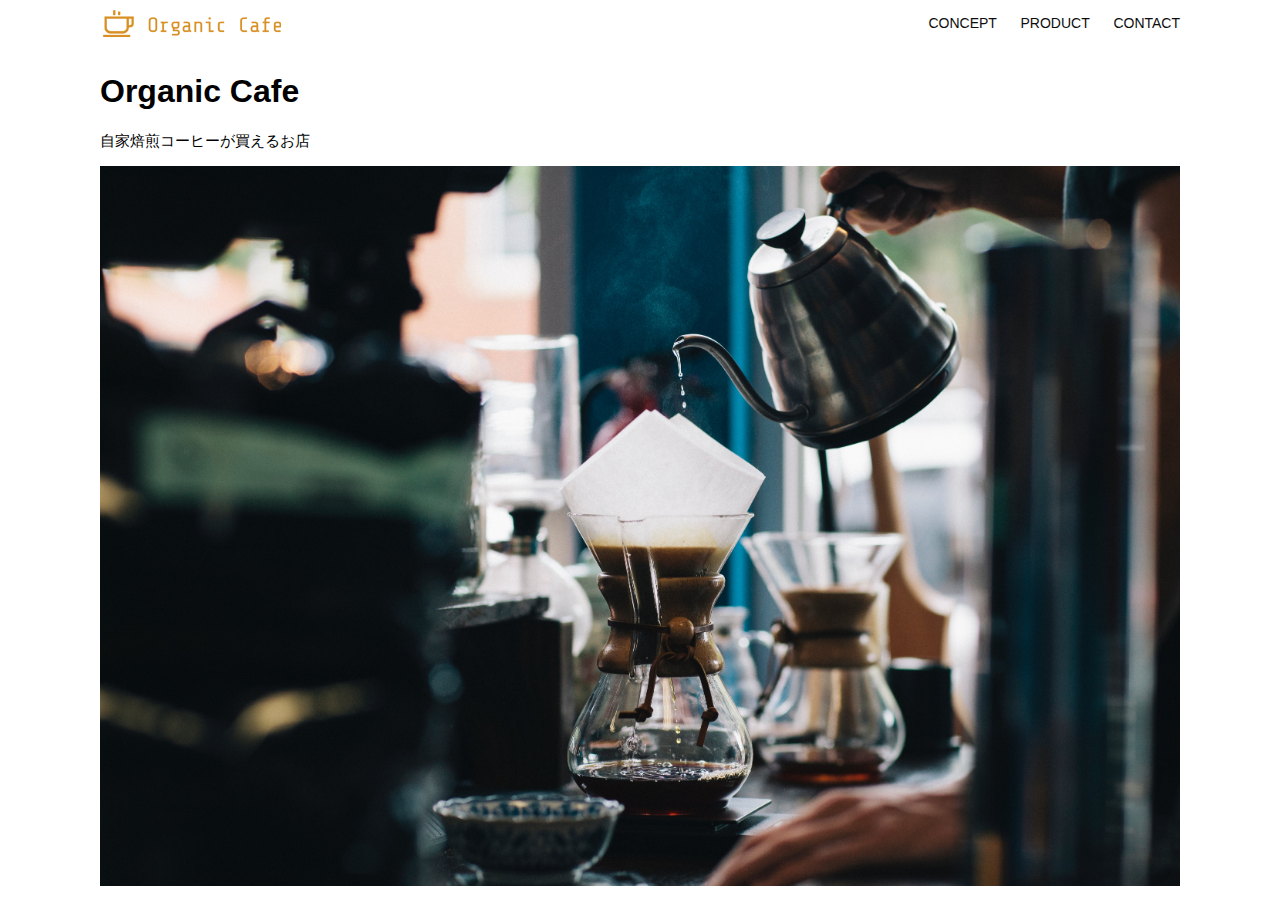
<file: html-css-kadai_013/index.html>
<!DOCTYPE html>
<html>
  <head>
    <title>Organic Cafe</title>
    <meta charset="UTF-8" />
    <meta
      name="description"
      content="自家焙煎のコーヒーがお家で楽しめるOrganic Cafe"
    />
    <meta name="viewport" content="width=device-width, initial-scale=1.0" />
    <link rel="stylesheet" href="style.css" />
  </head>
  <body>
    <!-- ヘッダー -->
    <header>
      <!-- ロゴ -->
      <a href="index.html" id="logo"
        ><img src="images/logo.png" alt="トップページに戻る"
      /></a>

      <!-- PC用ナビゲーション -->
      <nav id="nav-pc">
        <a href="index.html#concept">CONCEPT</a>
        <a href="index.html#product">PRODUCT</a>
        <a href="index.html#contact">CONTACT</a>
      </nav>
      <!-- スマホ用ナビゲーション -->
      <img id="menu-sp" src="images/button-menu.png" alt="ナビゲーションを開く" onclick="document.getElementById('nav-sp').style.display = 'block'">
      <nav id="nav-sp">
        <img id="close" src="images/button-close.png" alt="ナビゲーションを閉じる" onclick="document.getElementById('nav-sp').style.display = 'none'">
        <a id="logo-sp" href="index.html" onclick="document.getElementById('nav-sp').style.display = 'none'"><img 
          src="images/logo-sp.png" alt="トップページに戻る"></a>
        <a class="menu" href="index.html#concept" onclick="document.getElementById('nav-sp').style.display = 'none'">CONCEPT</a>
        <a class="menu" href="index.html#product" onclick="document.getElementById('nav-sp').style.display = 'none'">PRODUCT</a>
        <a class="menu" href="index.html#contact" onclick="document.getElementById('nav-sp').style.display = 'none'">CONTACT</a>
      </nav>
    </header>
    <main>
      <article>
        <!-- メインビジュアル -->
        <section id="main-visual">
          <div id="main-message">
            <h1>Organic Cafe</h1>
            <p>自家焙煎コーヒーが買えるお店</p>
          </div>
          <img
            src="images/main-image.jpg"
            alt="コーヒーをハンドドリップで淹れる画像"
          />
        </section>
      </article>
    </main>
  </body>
</html>
</file>
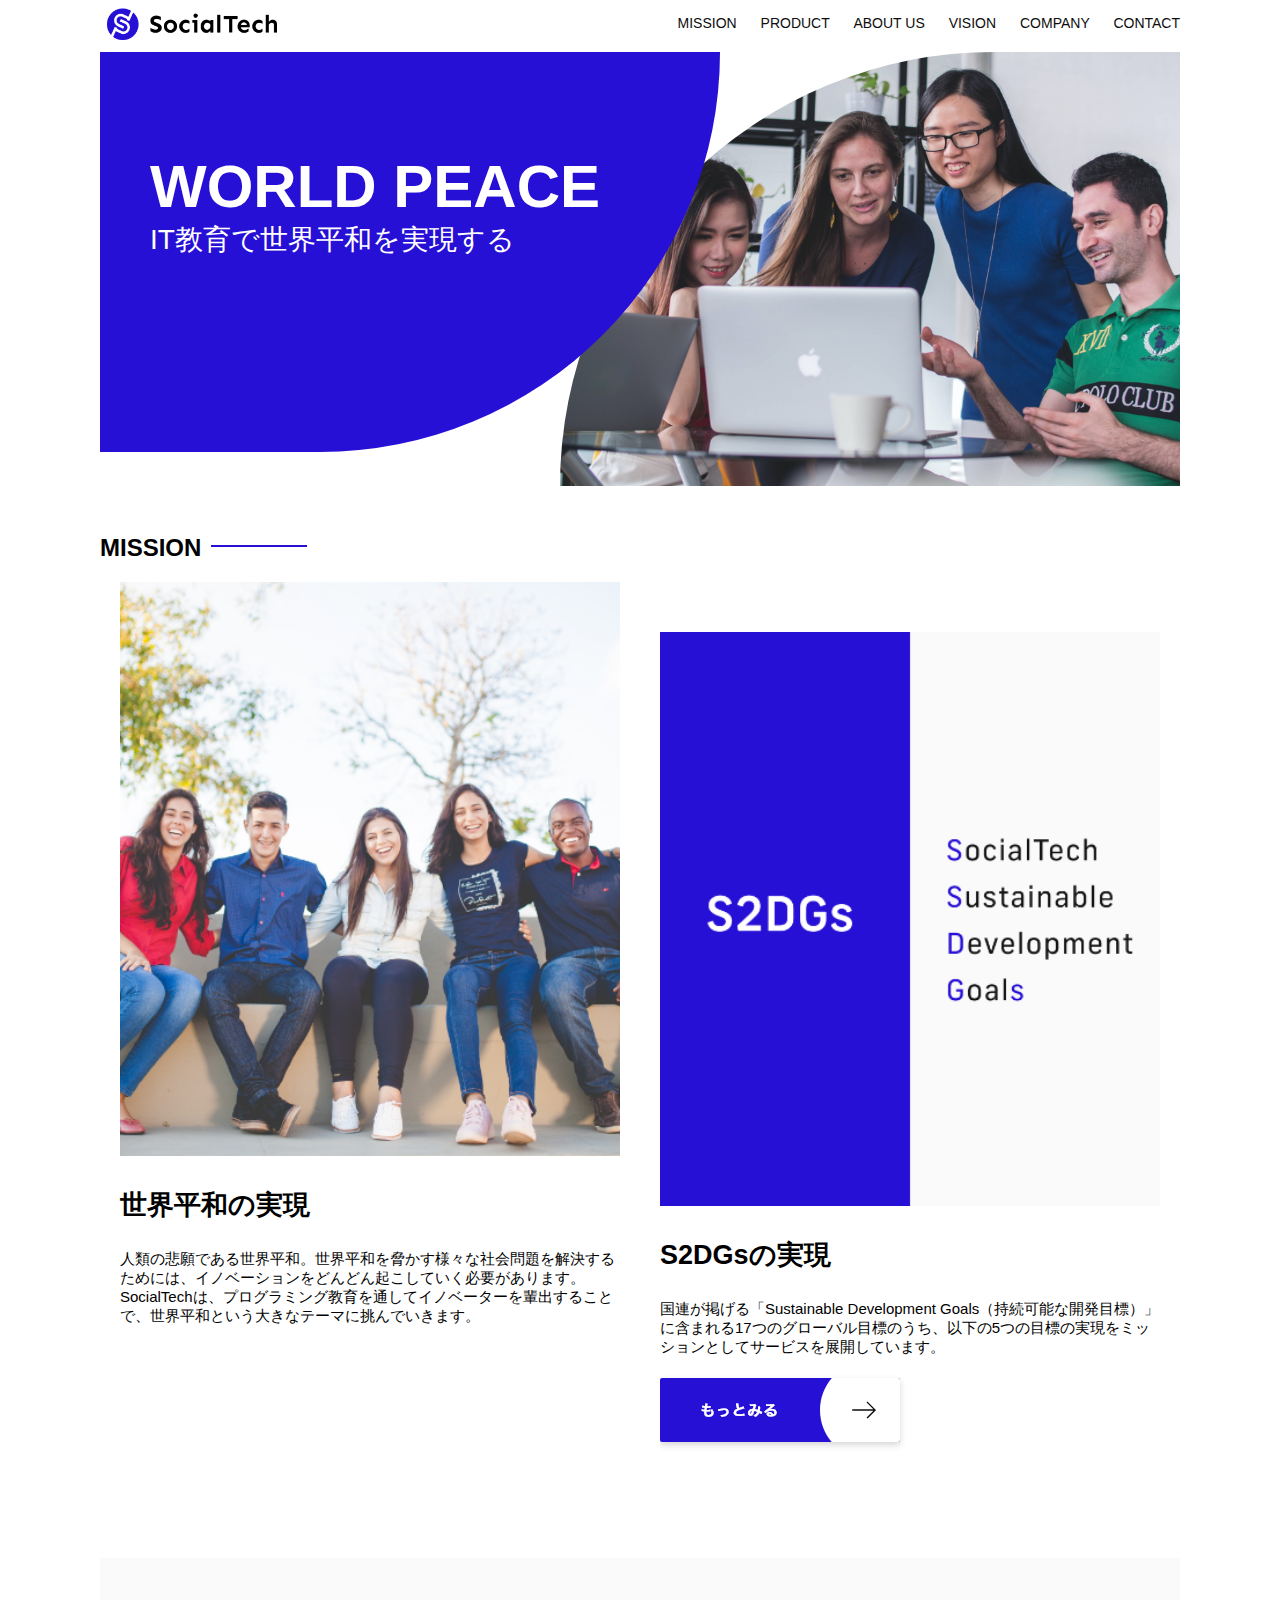
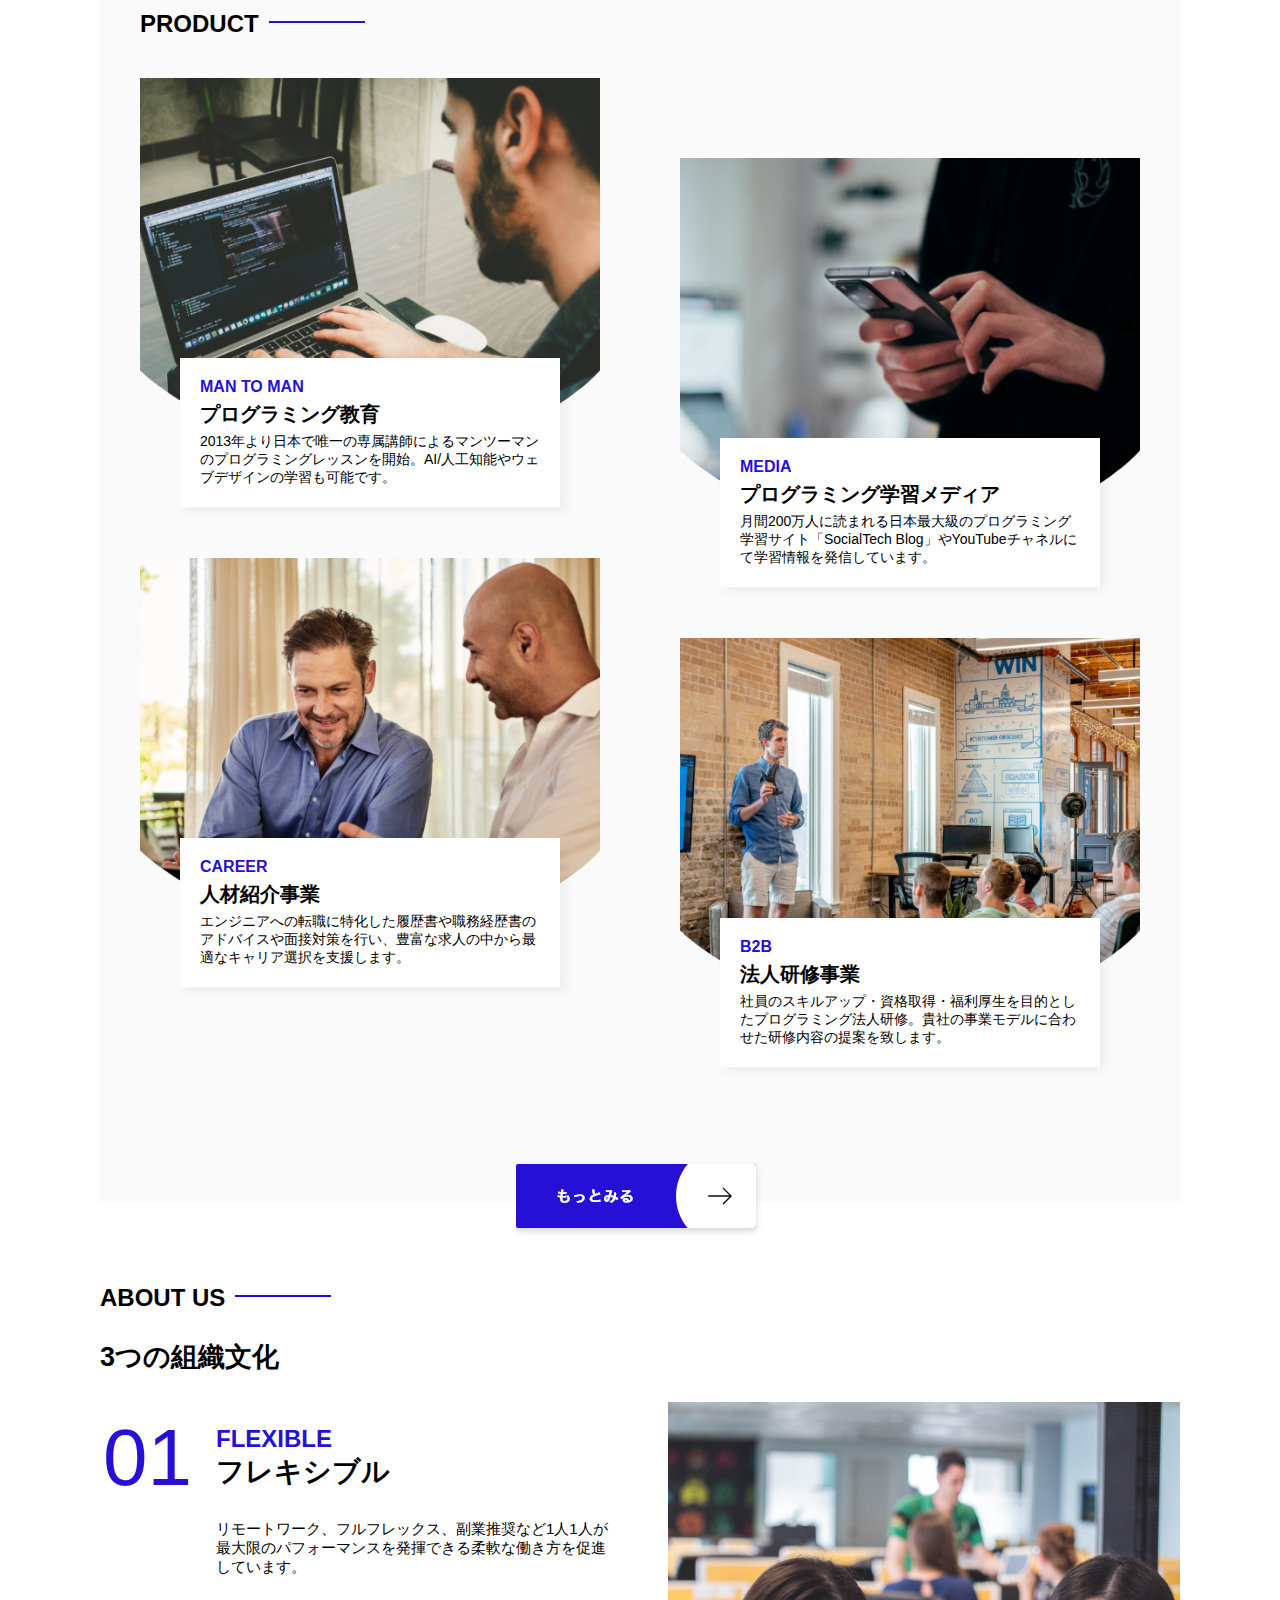
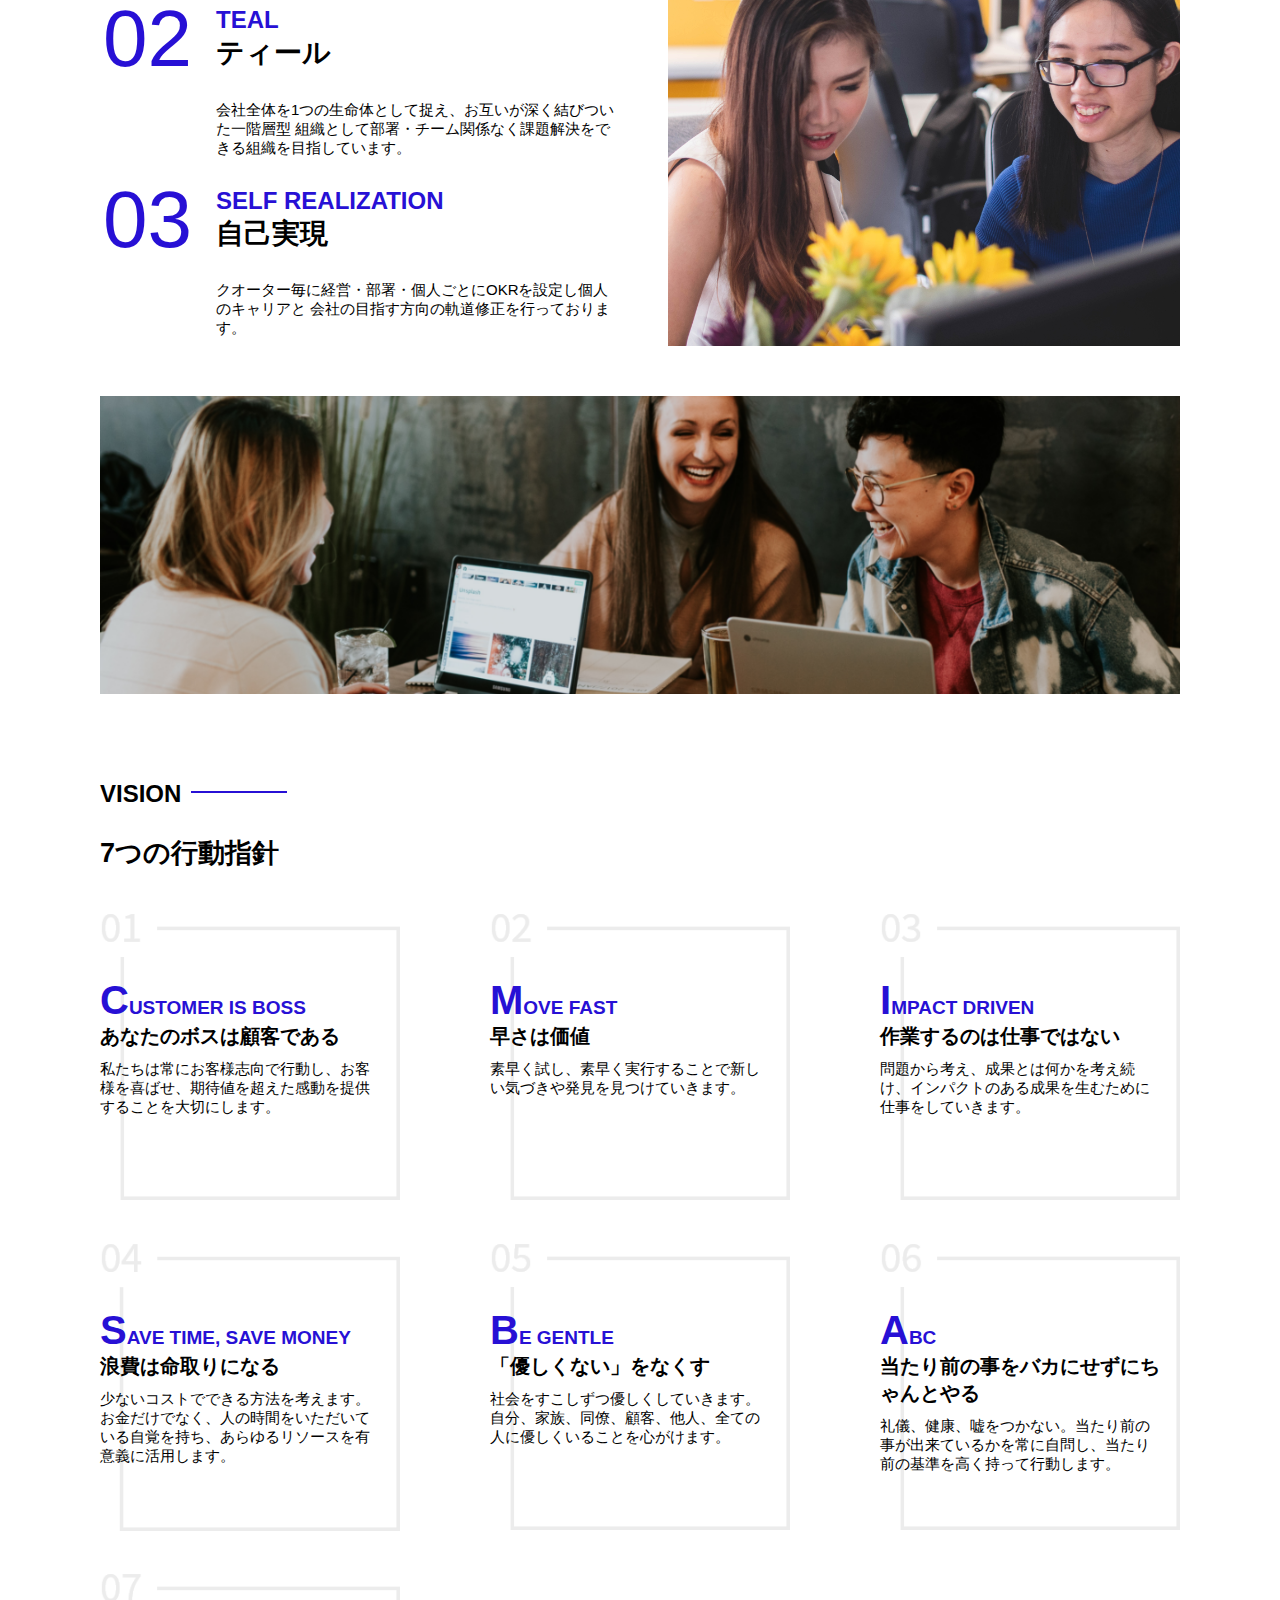
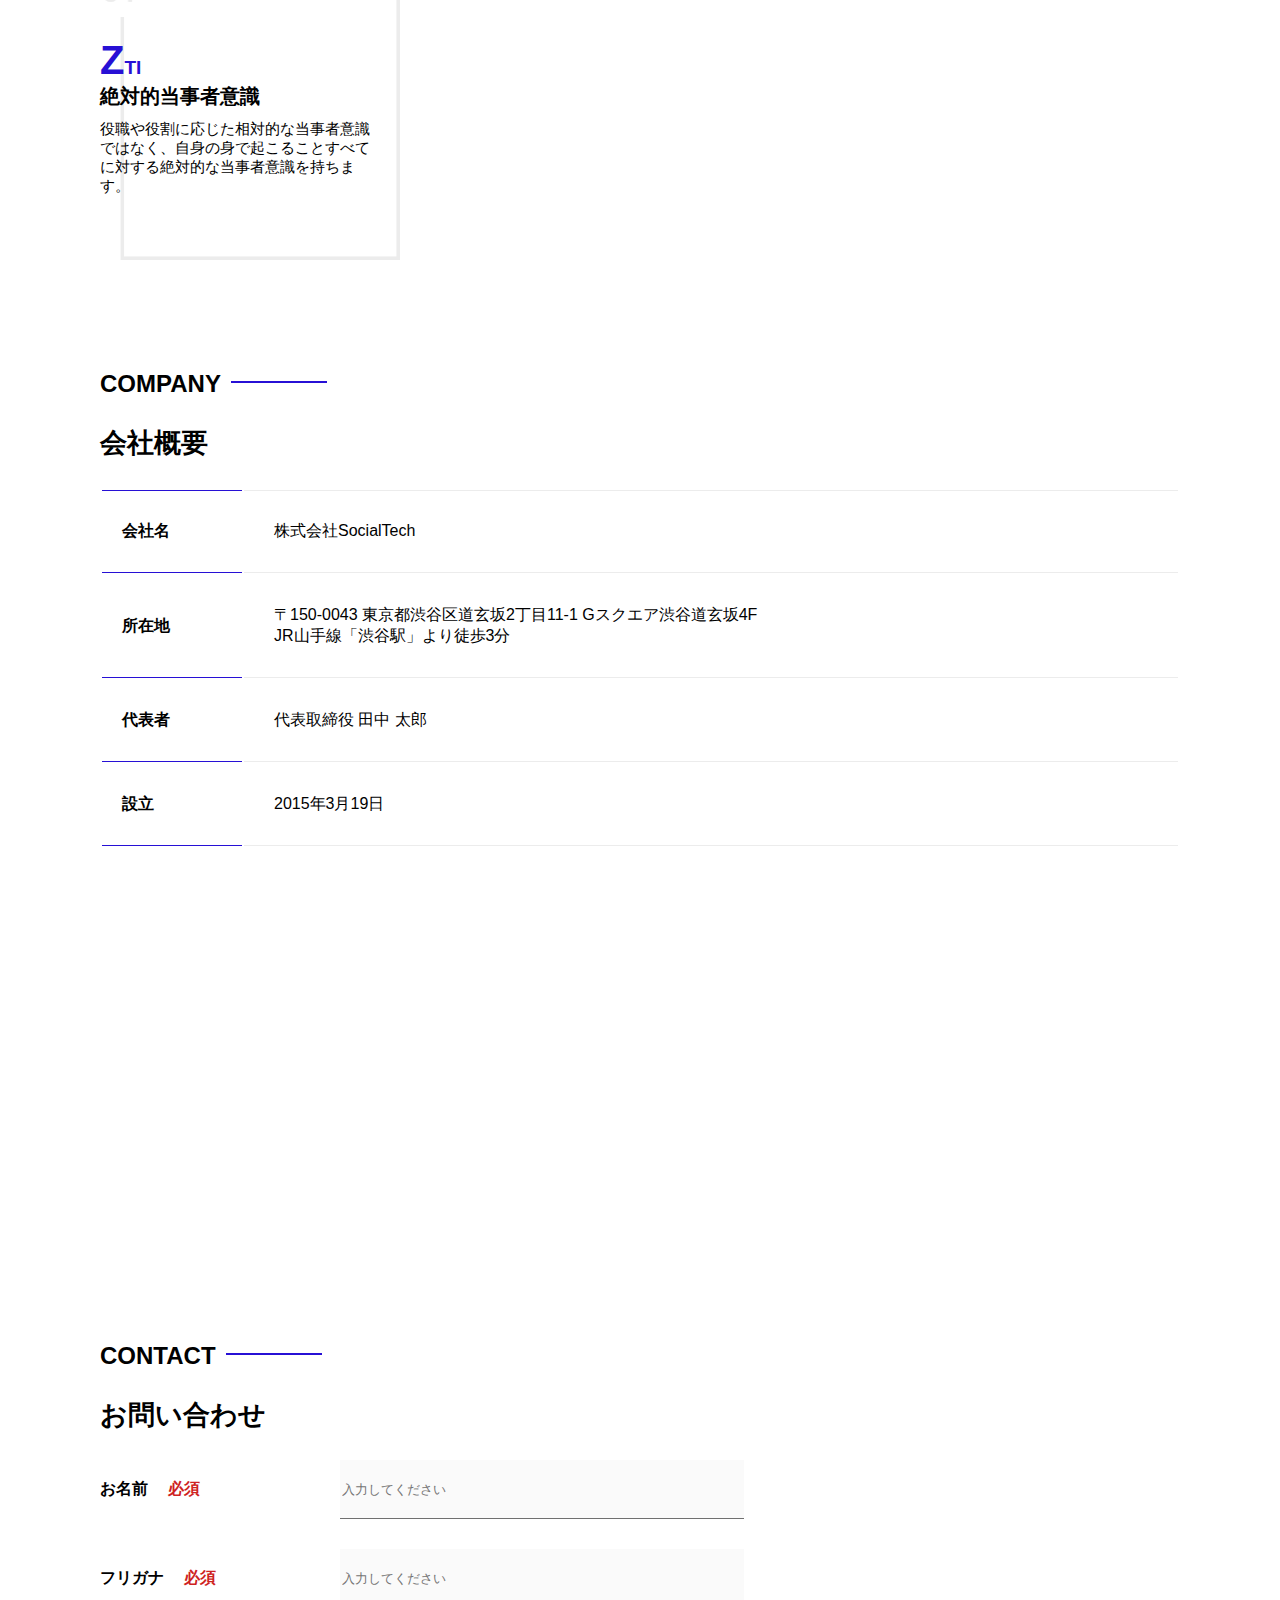
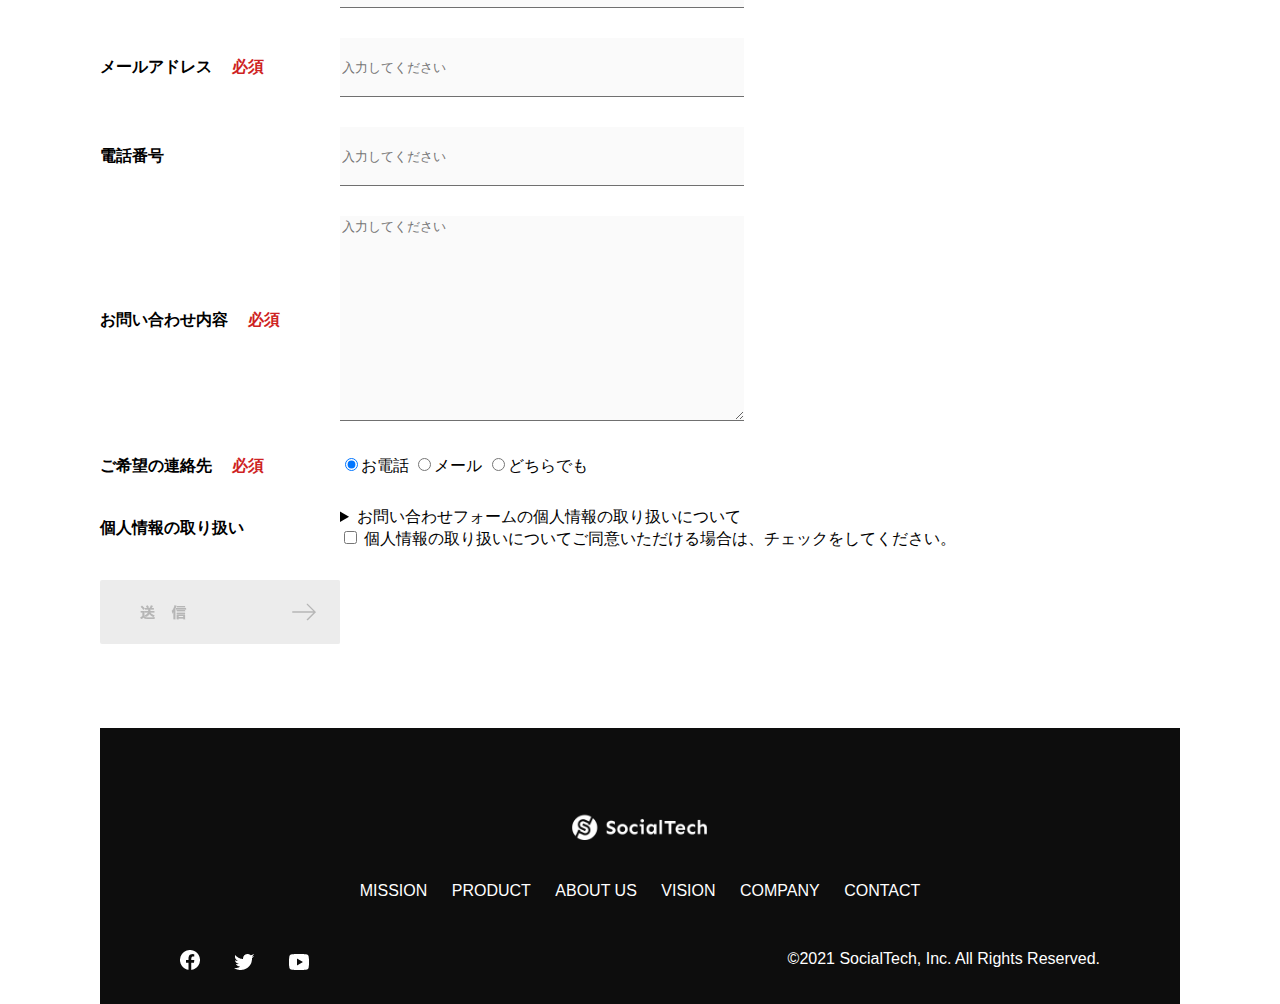
<file: kadai_tutorial_output/index.html>
<!DOCTYPE html>
<html>

<head>
    <title>SocialTech </title>
    <meta charset="utf-8">
    <meta name="description" content="SocialTechはEdTech業界のリーディングカンパニーを目指します。">
    <meta name="viewport" content="width=device-width, initial-scale=1.0">
    <link rel="stylesheet" href="style.css">
</head>

<body>
    <!-- ヘッダー -->
    <header>
        <!-- ロゴ -->
        <a href="index.html" id="logo"><img src="images/logo.png" alt="トップページに戻る"></a>

        <!-- PC用ナビゲーション -->
        <nav id="nav-pc">
            <a href="mission.html">MISSION</a>
            <a href="product.html">PRODUCT</a>
            <a href="index.html#aboutus">ABOUT US</a>
            <a href="index.html#vision">VISION</a>
            <a href="index.html#company">COMPANY</a>
            <a href="index.html#contact">CONTACT</a>
        </nav>

        <!-- スマホ用メニューボタン -->
        <img id="menu-sp" src="images/button-menu.png" alt="ナビゲーションを開く"
            onclick="document.getElementById('nav-sp').style.display = 'block'">

        <!-- スマホ用ナビゲーション -->
        <nav id="nav-sp">
            <img id="close" src="images/button-close.png" alt="ナビゲーションを閉じる"
                onclick="document.getElementById('nav-sp').style.display = 'none'">
            <a id="logo-sp" href="index.html" onclick="document.getElementById('nav-sp').style.display = 'none'"><img
                    src="images/logo-sp.png" alt="トップページに戻る"></a>
            <a class="menu" href="mission.html"
                onclick="document.getElementById('nav-sp').style.display = 'none'">MISSION</a>
            <a class="menu" href="product.html"
                onclick="document.getElementById('nav-sp').style.display = 'none'">PRODUCT</a>
            <a class="menu" href="index.html#aboutus"
                onclick="document.getElementById('nav-sp').style.display = 'none'">ABOUT US</a>
            <a class="menu" href="index.html#vision"
                onclick="document.getElementById('nav-sp').style.display = 'none'">VISION</a>
            <a class="menu" href="index.html#company"
                onclick="document.getElementById('nav-sp').style.display = 'none'">COMPANY</a>
            <a class="menu" href="index.html#contact"
                onclick="document.getElementById('nav-sp').style.display = 'none'">CONTACT</a>
            <div id="sns">
                <a href="https://www.facebook.com/sejuku2013"><img src="images/button-facebook.png"
                        alt="Facebookのリンク"></a>
                <a href="https://twitter.com/samuraijuku"><img src="images/button-twitter.png" alt="Twitterのリンク"></a>
                <a href="https://www.youtube.com/channel/UCCFOQO5aDK0xXam4cUQXT8g"><img src="images/button-youtube.png"
                        alt="YouTubeのリンク"></a>
            </div>
        </nav>
    </header>
    <main>
        <article>
            <!-- メインビジュアル -->
            <section id="main-visual">
                <div id="main-message">
                    <h1>WORLD PEACE</h1>
                    <p>IT教育で世界平和を実現する</p>
                </div>
                <img src="images/index/index-main.png" alt="PCの周りに集まる多国籍の仲間たち">
            </section>
            <section id="mission">
                <h2 class="index-h2">MISSION</h2>
                <div id="mission-flex">
                    <div>
                        <img id="mission-photo" src="images/index/index-mission.png" alt="屋外のベンチで写真を撮影する多国籍の仲間たち">
                        <h3>世界平和の実現</h3>
                        <p>
                            人類の悲願である世界平和。世界平和を脅かす様々な社会問題を解決するためには、イノベーションをどんどん起こしていく必要があります。SocialTechは、プログラミング教育を通してイノベーターを輩出することで、世界平和という大きなテーマに挑んでいきます。
                        </p>
                    </div>
                    <div>
                        <img id="s2dgs" src="images/index/s2dgs.png" alt="S2DGs">
                        <h3>S2DGsの実現</h3>
                        <p>国連が掲げる「Sustainable Development
                            Goals（持続可能な開発目標）」に含まれる17つのグローバル目標のうち、以下の5つの目標の実現をミッションとしてサービスを展開しています。</p>
                        <a href="mission.html">
                            <img src="images/button-more.png" alt="もっとみる">
                        </a>
                    </div>
                </div>
            </section>
            <!-- プロダクト -->
            <section id="product">
                <h2 class="index-h2">PRODUCT</h2>
                <div>
                    <div id="product-left">
                        <div>
                            <img class="product-photo" src="images/index/index-mantoman.png" alt="PCでコードを書く男性">
                            <div class="product-explain">
                                <span>MAN TO MAN</span>
                                <h3>プログラミング教育</h3>
                                <p>2013年より日本で唯一の専属講師によるマンツーマンのプログラミングレッスンを開始。AI/人工知能やウェブデザインの学習も可能です。</p>
                            </div>
                        </div>
                        <div>
                            <img class="product-photo" src="images/index/index-career.png" alt="笑顔で話し合う2人の男性">
                            <div class="product-explain">
                                <span>CAREER</span>
                                <h3>人材紹介事業</h3>
                                <p>エンジニアへの転職に特化した履歴書や職務経歴書のアドバイスや面接対策を行い、豊富な求人の中から最適なキャリア選択を支援します。</p>
                            </div>
                        </div>
                    </div>
                    <div id="product-right">
                        <div>
                            <img class="product-photo" src="images/index/index-media.png" alt="スマートフォンを操作する人">
                            <div class="product-explain">
                                <span>MEDIA</span>
                                <h3>プログラミング学習メディア</h3>
                                <p>月間200万人に読まれる日本最大級のプログラミング学習サイト「SocialTech
                                    Blog」やYouTubeチャネルにて学習情報を発信しています。</p>
                            </div>
                        </div>
                        <div>
                            <img class="product-photo" src="images/index/index-b2b.png" alt="講演中の男性とそれを聴く人々">
                            <div class="product-explain">
                                <span>B2B</span>
                                <h3>法人研修事業</h3>
                                <p>社員のスキルアップ・資格取得・福利厚生を目的としたプログラミング法人研修。貴社の事業モデルに合わせた研修内容の提案を致します。</p>
                            </div>
                        </div>
                    </div>
                </div>
                <div>
                    <a id="product-more" href="product.html">
                        <img src="images/button-more.png" alt="もっとみる">
                    </a>
                </div>
            </section>
            <!-- ABOUT US -->
            <section id="aboutus">
                <h2 class="index-h2">ABOUT US</h2>
                <h3>3つの組織文化</h3>
                <div>
                    <table class="culture-table">
                        <tr>
                            <td>
                                <span class="culture-num">01</span>
                            </td>
                            <td>
                                <span class="culture-en">FLEXIBLE</span>
                                <span class="culture-jp">フレキシブル</span>
                            </td>
                        </tr>
                        <tr>
                            <td>
                                <!--空のセル-->
                            </td>
                            <td>
                                <p class="culture-description">
                                    リモートワーク、フルフレックス、副業推奨など1人1人が最大限のパフォーマンスを発揮できる柔軟な働き方を促進しています。
                                </p>
                            </td>
                        </tr>
                        <tr>
                            <td>
                                <span class="culture-num">02</span>
                            </td>
                            <td>
                                <span class="culture-en">TEAL</span>
                                <span class="culture-jp">ティール</span>
                            </td>
                        </tr>
                        <tr>
                            <td>
                                <!--空のセル-->
                            </td>
                            <td>
                                <p class="culture-description">
                                    会社全体を1つの生命体として捉え、お互いが深く結びついた一階層型
                                    組織として部署・チーム関係なく課題解決をできる組織を目指しています。
                                </p>
                            </td>
                        </tr>
                        <tr>
                            <td>
                                <span class="culture-num">03</span>
                            </td>
                            <td>
                                <span class="culture-en">SELF REALIZATION</span>
                                <span class="culture-jp">自己実現</span>
                            </td>
                        </tr>
                        <tr>
                            <td>
                                <!--空のセル-->
                            </td>
                            <td>
                                <p class="culture-description">
                                    クオーター毎に経営・部署・個人ごとにOKRを設定し個人のキャリアと
                                    会社の目指す方向の軌道修正を行っております。
                                </p>
                            </td>
                        </tr>
                    </table>
                    <img class="culture-img" src="images/index/index-aboutus1.png" alt="笑顔で話し合う2人の女性">
                </div>
                <img class="culture-img2" src="images/index/index-aboutus2.png" alt="笑顔で話し合う3人の男女">
            </section>
            <!-- VISION -->
            <section id="vision">
                <h2 class="index-h2">VISION</h2>
                <h3>7つの行動指針</h3>
                <div>
                    <div class="vision-box">
                        <img src="images/index/vision-01.png" alt="01">
                        <span>
                            <h4>CUSTOMER IS BOSS</h4>
                            <h5>あなたのボスは顧客である</h5>
                            <p>私たちは常にお客様志向で行動し、お客様を喜ばせ、期待値を超えた感動を提供することを大切にします。</p>
                        </span>
                    </div>
                    <div class="vision-box">
                        <img src="images/index/vision-02.png" alt="02">
                        <span>
                            <h4>MOVE FAST</h4>
                            <h5>早さは価値</h5>
                            <p>素早く試し、素早く実行することで新しい気づきや発見を見つけていきます。</p>
                        </span>
                    </div>
                    <div class="vision-box">
                        <img src="images/index/vision-03.png" alt="03">
                        <span>
                            <h4>IMPACT DRIVEN</h4>
                            <h5>作業するのは仕事ではない</h5>
                            <p>問題から考え、成果とは何かを考え続け、インパクトのある成果を生むために仕事をしていきます。</p>
                        </span>
                    </div>
                    <div class="vision-box">
                        <img src="images/index//vision-04.png" alt="04">
                        <span>
                            <h4>SAVE TIME, SAVE MONEY</h4>
                            <h5>浪費は命取りになる</h5>
                            <p>少ないコストでできる方法を考えます。お金だけでなく、人の時間をいただいている自覚を持ち、あらゆるリソースを有意義に活用します。</p>
                        </span>

                    </div>
                    <div class="vision-box">
                        <img src="images/index/vision-05.png" alt="05">
                        <span>
                            <h4>BE GENTLE</h4>
                            <h5>「優しくない」をなくす</h5>
                            <p>社会をすこしずつ優しくしていきます。自分、家族、同僚、顧客、他人、全ての人に優しくいることを心がけます。</p>
                        </span>
                    </div>
                    <div class="vision-box">
                        <img src="images/index/vision-06.png" alt="06">
                        <span>
                            <h4>ABC</h4>
                            <h5>当たり前の事をバカにせずにちゃんとやる</h5>
                            <p>礼儀、健康、嘘をつかない。当たり前の事が出来ているかを常に自問し、当たり前の基準を高く持って行動します。</p>
                        </span>
                    </div>
                    <div class="vision-box">
                        <img src="images/index/vision-07.png" alt="07">
                        <span>
                            <h4>ZTI</h4>
                            <h5>絶対的当事者意識</h5>
                            <p>役職や役割に応じた相対的な当事者意識ではなく、自身の身で起こることすべてに対する絶対的な当事者意識を持ちます。</p>
                        </span>
                    </div>
                </div>
            </section>
            <!-- COMPANY -->
            <section id="company">
                <h2 class="index-h2">COMPANY</h2>
                <h3>会社概要</h3>
                <table id="company-table">
                    <tr>
                        <th class="tableheader-first">会社名</th>
                        <td class="cell-first">株式会社SocialTech</td>
                    </tr>
                    <tr>
                        <th class="tableheader">所在地</th>
                        <td class="cell">〒150-0043 東京都渋谷区道玄坂2丁目11-1 Gスクエア渋谷道玄坂4F<br>JR山手線「渋谷駅」より徒歩3分</td>
                    </tr>
                    <tr>
                        <th class="tableheader">代表者</th>
                        <td class="cell">代表取締役 田中 太郎</td>
                    </tr>
                    <tr>
                        <th class="tableheader">設立</th>
                        <td class="cell">2015年3月19日</td>
                    </tr>
                </table>
                <iframe
                    src="https://www.google.com/maps/embed?pb=!1m18!1m12!1m3!1d12967.092929238617!2d139.68587881319178!3d35.65795829804753!2m3!1f0!2f0!3f0!3m2!1i1024!2i768!4f13.1!3m3!1m2!1s0x60188be0535d9a81%3A0xb09a6e9018e3debd!2z44CSMTUwLTAwNDMg5p2x5Lqs6YO95riL6LC35Yy66YGT546E5Z2C77yS5LiB55uu77yR77yR4oiS77yR!5e0!3m2!1sja!2sjp!4v1708933685502!5m2!1sja!2sjp" 
                    style="border:0;" allowfullscreen="" loading="lazy">
                </iframe>
            </section>
            <!-- お問い合わせフォーム -->
            <section id="contact">
                <h2 class="index-h2">CONTACT</h2>
                <h3>お問い合わせ</h3>
                <!-- STATIC FORMSのフォームタグ -->
                <form action="https://api.staticforms.xyz/submit" method="post">
                    <input type="text" name="honeypot" style="display:none">
                    <!-- STATIC FORMSのアクセスキー -->
                    <input type="hidden" name="accessKey" value="16913b1e-ccd5-443b-91e6-714296b4e69c">
                    <!--メールのタイトル-->
                    <input type="hidden" name="subject" value="お問い合わせフォーム">
                    <!--送信先のメールアドレスをvalueに設定する-->
                    <input type="hidden" name="replyTo" value="shionna0928@gmail.com">
                    <!--redirectToのURLは公開後ののURLへリンクする-->
                    <input type="hidden" name="redirectTo" value="">

                    <div>
                        <div class="contact-heading">
                            <label class="contact-label">お名前<span class="contact-span">必須</span></label>
                        </div>
                        <div>
                            <input type="text" name="name" placeholder="入力してください" class="contact-textbox">
                        </div>
                    </div>
                    <div>
                        <div class="contact-heading">
                            <label class="contact-label">フリガナ<span class="contact-span">必須</span></label>
                        </div>
                        <div>
                            <input type="text" name="hurigana" placeholder="入力してください" class="contact-textbox">
                        </div>
                    </div>
                    <div>
                        <div class="contact-heading">
                            <label class="contact-label">メールアドレス<span class="contact-span">必須</span></label>
                        </div>
                        <div>
                            <input type="text" name="email" placeholder="入力してください" class="contact-textbox">
                        </div>
                    </div>
                    <div>
                        <div class="contact-heading">
                            <label class="contact-label">電話番号</label>
                        </div>
                        <div>
                            <input type="text" name="tel" placeholder="入力してください" class="contact-textbox">
                        </div>
                    </div>
                    <div>
                        <div class="contact-heading">
                            <label class="contact-label">お問い合わせ内容<span class="contact-span">必須</span></label>
                        </div>
                        <div>
                            <textarea class="contact-textarea " placeholder="入力してください" name="message"></textarea>
                        </div>
                    </div>
                    <div>
                        <div class="contact-heading">
                            <label class="contact-label">ご希望の連絡先<span class="contact-span">必須</span></label>
                        </div>
                        <div>
                            <input class="radiobutton" type="radio" value="tel" name="contact"
                                checked><label>お電話</label>
                            <input class="radiobutton" type="radio" value="mail" name="contact"><label>メール</label>
                            <input class="radiobutton" type="radio" value="both" name="contact"><label>どちらでも</label>
                        </div>
                    </div>
                    <div>
                        <div class="contact-heading">
                            <label class="contact-label">個人情報の取り扱い</label>
                        </div>
                        <div>
                            <details>
                                <summary>お問い合わせフォームの個人情報の取り扱いについて</summary>
                                <div>
                                    <span>1. 組織の名称又は氏名</span><br>
                                    株式会社SocialTech<br><br>
                                    <span>2. 個人情報保護管理者（若しくはその代理人）の氏名又は職名、所属及び連絡先
                                        鈴木 一郎 コーポレート部</span><br>
                                    メールアドレス：support@socialtech.net<br>
                                    TEL：03-xxxx-xxxx<br>
                                    <span>３．個人情報の利用目的</span><br>
                                    ・本サービス及び本サービスに関連する情報の提供又はそれらに関する連絡のため<br>
                                    ・ユーザーの本人確認のため<br>
                                    ・当社サービスのご案内のため<br>
                                    ・当社の商品等の広告または宣伝（電子メールによるものを含むものとします。）<br><br>
                                    <span>４．個人情報の取り扱い業務の委託</span><br>
                                    個人情報の取扱業務の全部または一部を外部に業務委託する場合があります。<br>
                                    その際、弊社は、個人情報を適切に保護できる管理体制を敷き実行していることを条件として<br>
                                    委託先を厳選したうえで、機密保持契約を委託先と締結し、お客様の個人情報を厳密に管理させます。<br><br>
                                    <span>５．個人情報の開示等の請求</span><br>
                                    お客様は、弊社に対してご自身の個人情報の開示等（利用目的の通知、開示、内容の訂正・追加・削除、利用の停止または消去、第三者への提供の停止）に関して、当社問合わせ窓口に申し出ることができます。<br>
                                    その際、弊社はお客様ご本人を確認させていただいたうえで、合理的な期間内に対応いたします。<br><br>
                                    なお、個人情報に関する弊社問合わせ先は、次の通りです。<br><br>
                                    株式会社SocialTech　個人情報問合せ窓口<br>
                                    〒150-0043　東京都渋谷区道玄坂2丁目11-1 Ｇスクエア渋谷道玄坂 4F<br>
                                    メールアドレス：support@socialtech.net　TEL：03-xxxx-xxxx<br><br>
                                    <span>６．個人情報を提供されることの任意性について</span><br><br>
                                    お客様がご自身の個人情報を弊社に提供されるか否かは、お客様のご判断によりますが、もしご提供されない場合には、適切なサービスが提供できない場合がありますので予めご了承ください。
                                </div>
                            </details>
                            <input type="checkbox" name="agree">
                            <span>個人情報の取り扱いについてご同意いただける場合は、チェックをしてください。</span>
                        </div>
                    </div>
                    <input type="image" src="images/button-submit.png" alt="送信する">
                </form>
            </section>
        </article>
        <footer>
            <div id="footer-logo">
                <img src="images/logo-sp.png" alt="SocialTech">
            </div>
            <div id="footer-link">
                <a href="mission.html">MISSION</a>
                <a href="product.html">PRODUCT</a>
                <a href="index.html#aboutus">ABOUT US</a>
                <a href="index.html#vision">VISION</a>
                <a href="index.html#company">COMPANY</a>
                <a href="index.html#contact">CONTACT</a>
            </div>
            <div id="sns-footer">
                <a href="https://www.facebook.com/sejuku2013"><img src="images/button-facebook.png"
                        alt="Facebookのリンク"></a>
                <a href="https://twitter.com/samuraijuku"><img src="images/button-twitter.png" alt="Twitterのリンク"></a>
                <a href="https://www.youtube.com/channel/UCCFOQO5aDK0xXam4cUQXT8g"><img src="images/button-youtube.png"
                        alt="YouTubeのリンク"></a>
                <span id="copyright">&copy;2021 SocialTech, Inc. All Rights Reserved. </span>
            </div>
        </footer>
    </main>
</body>

</html>
</file>
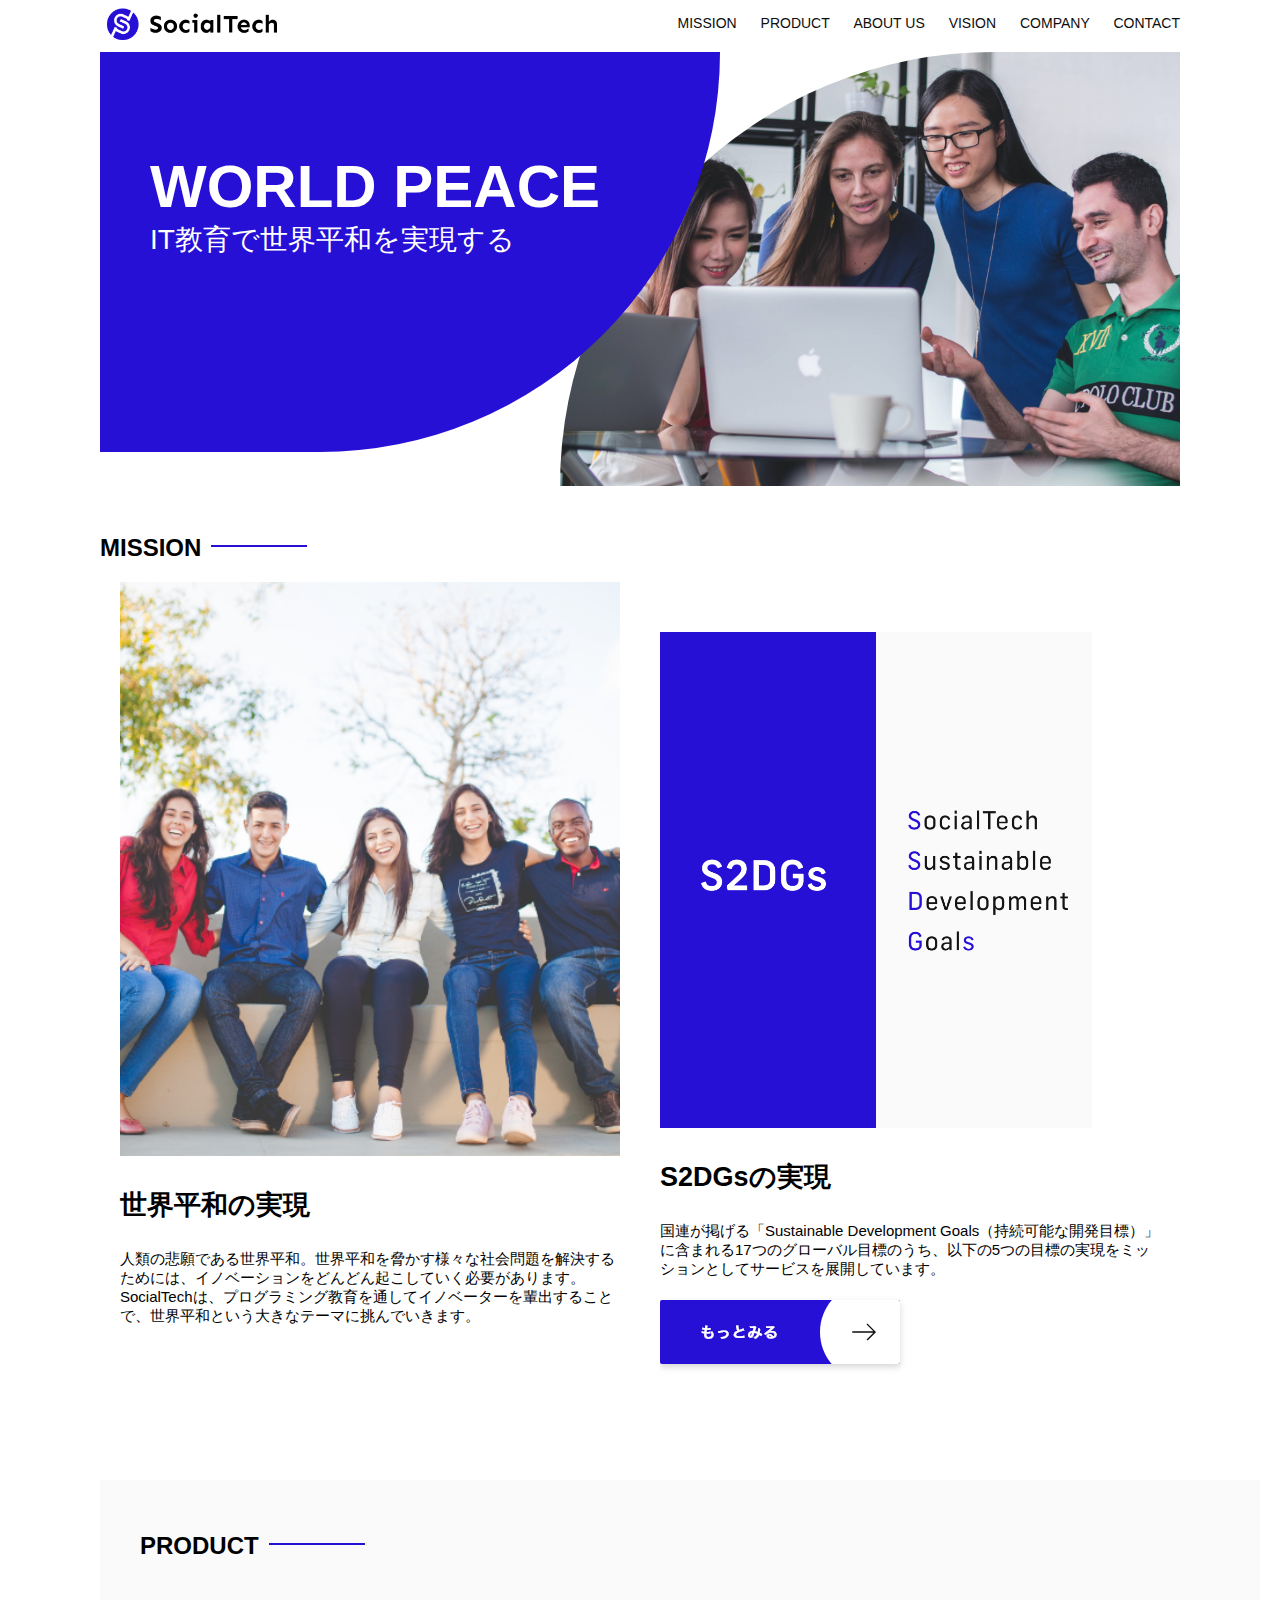
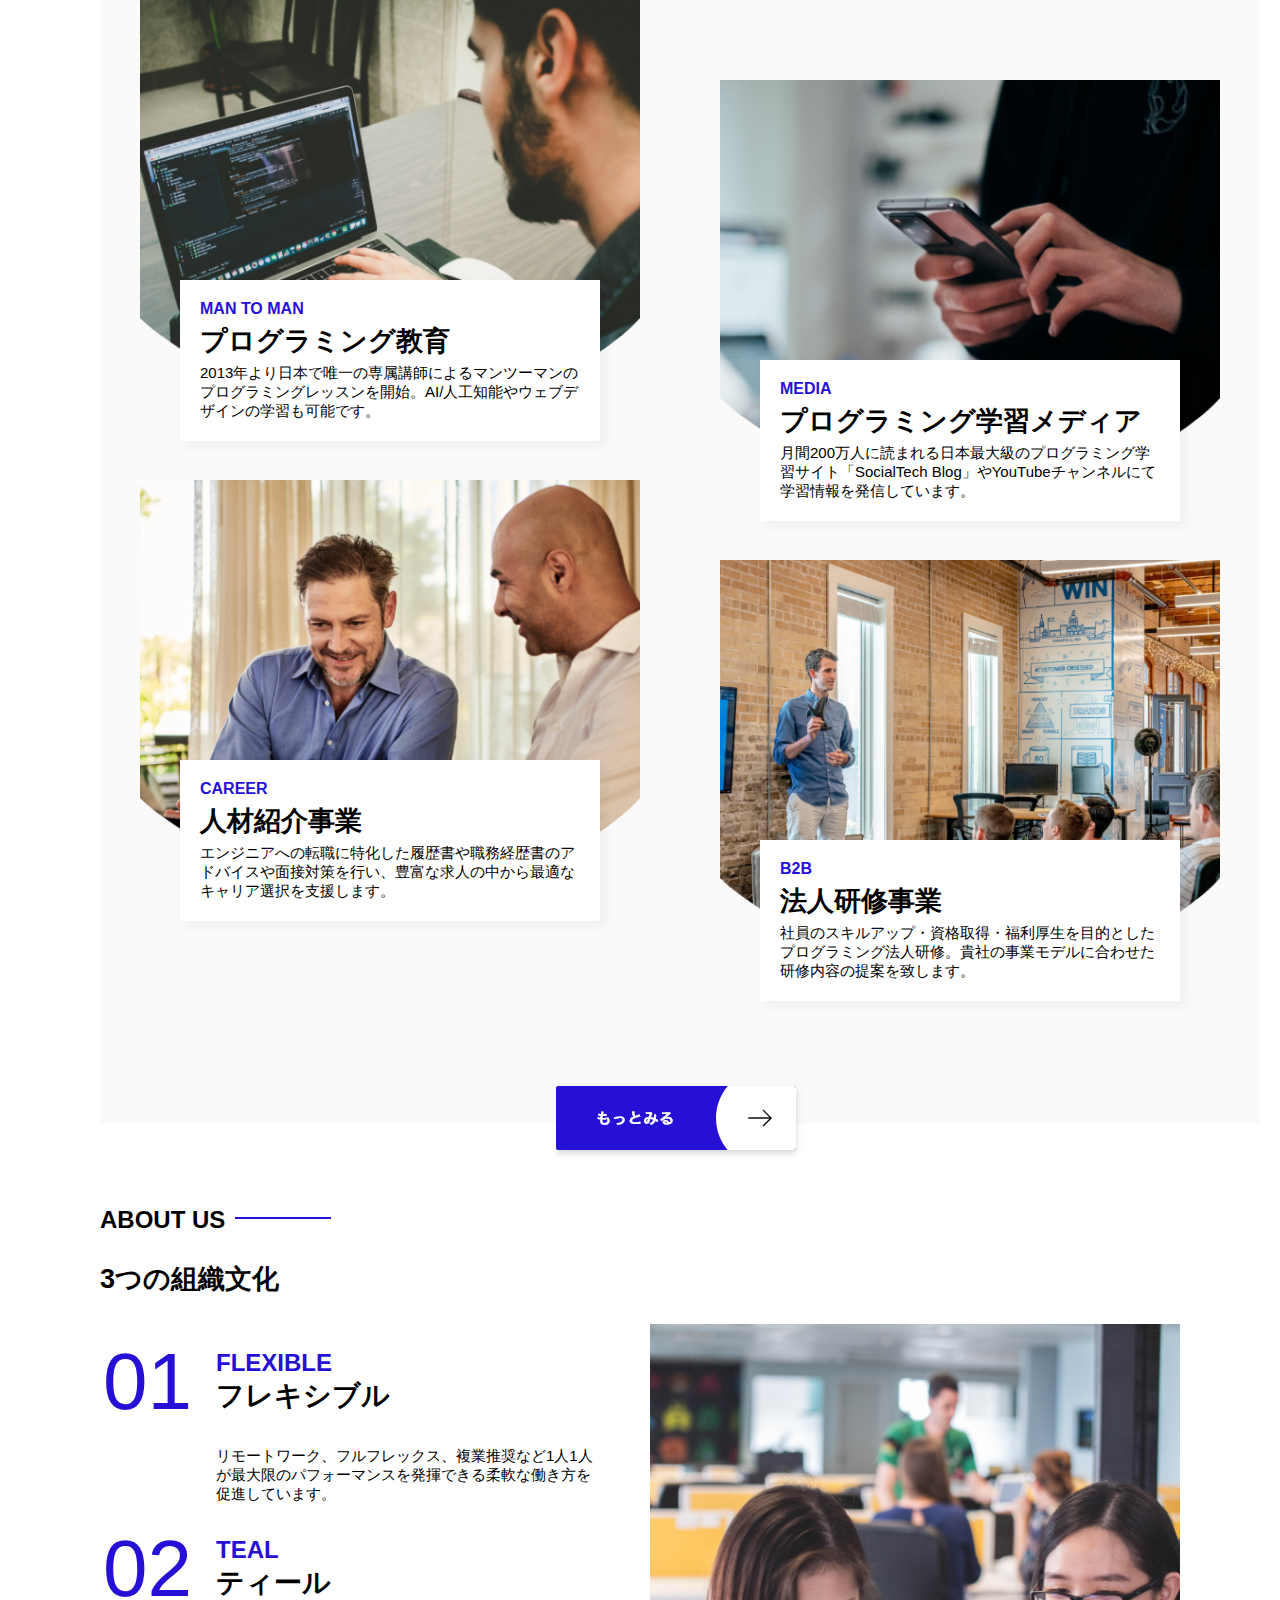
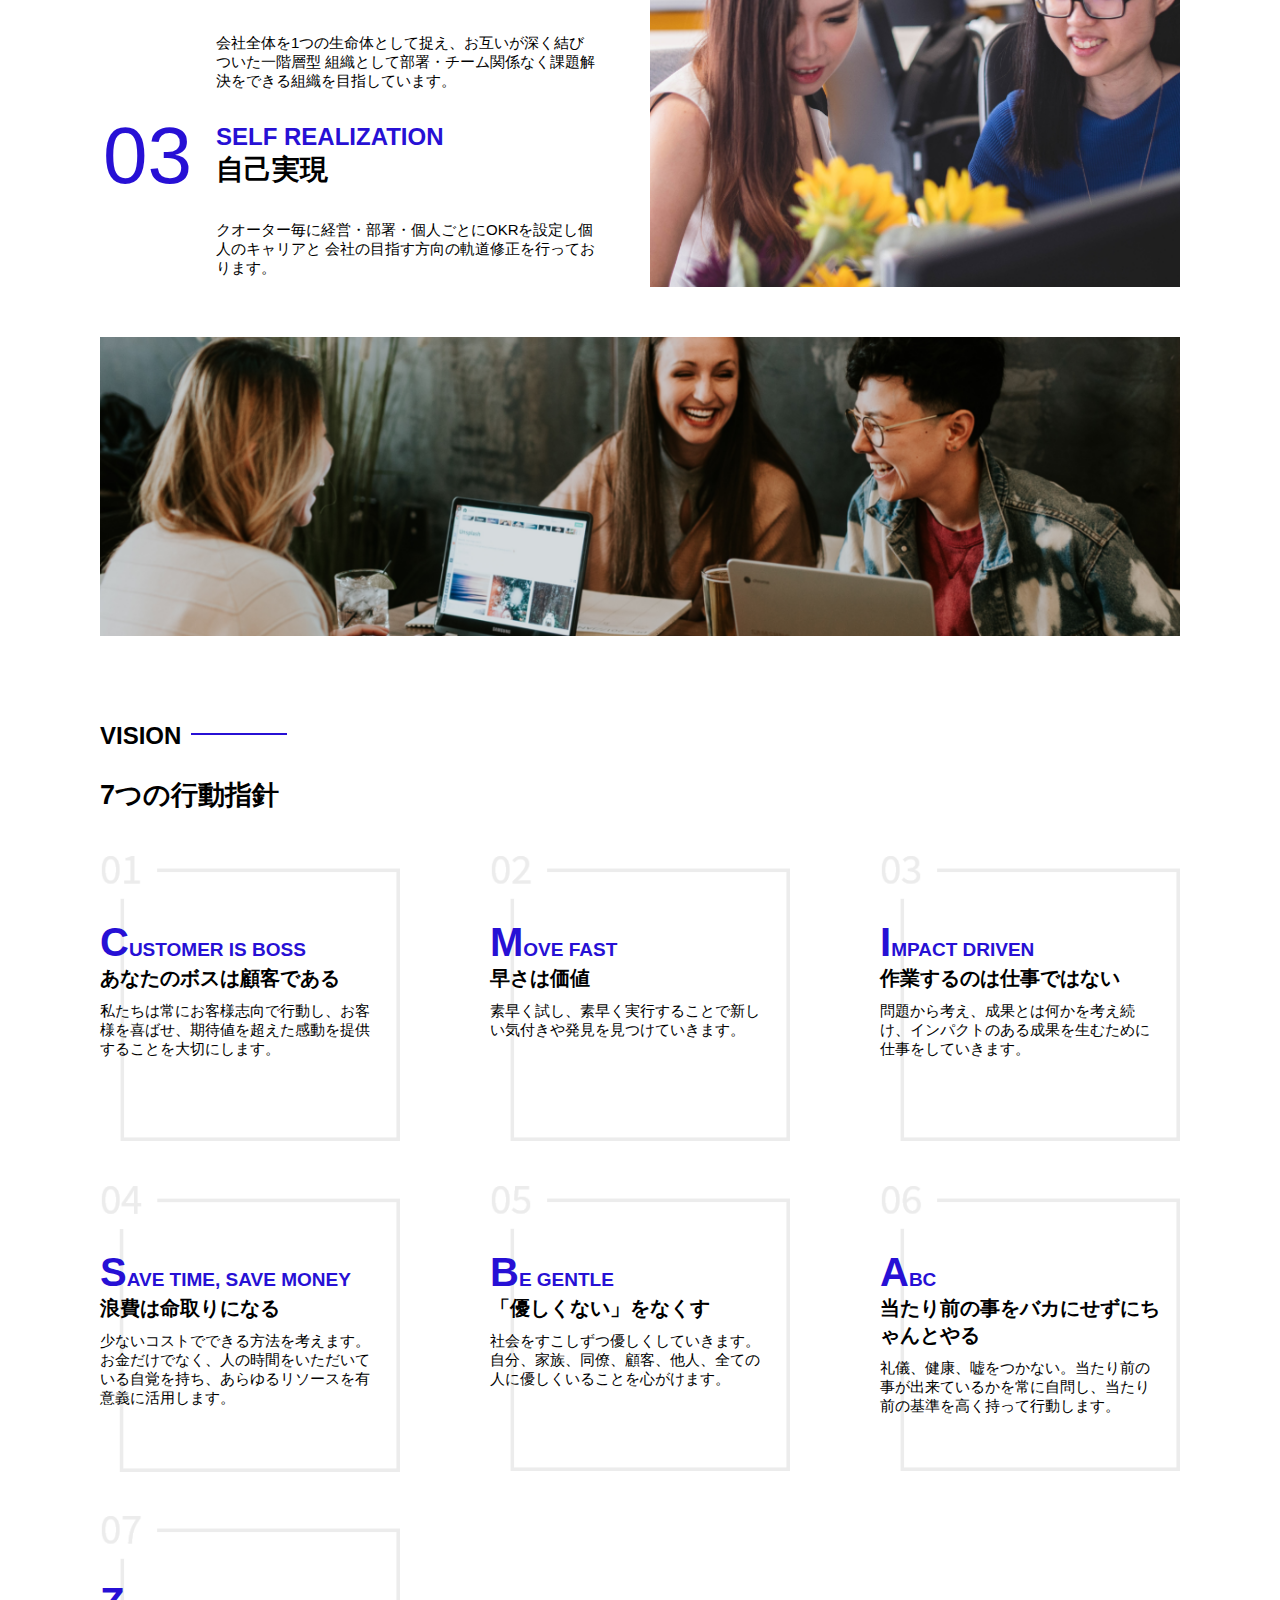
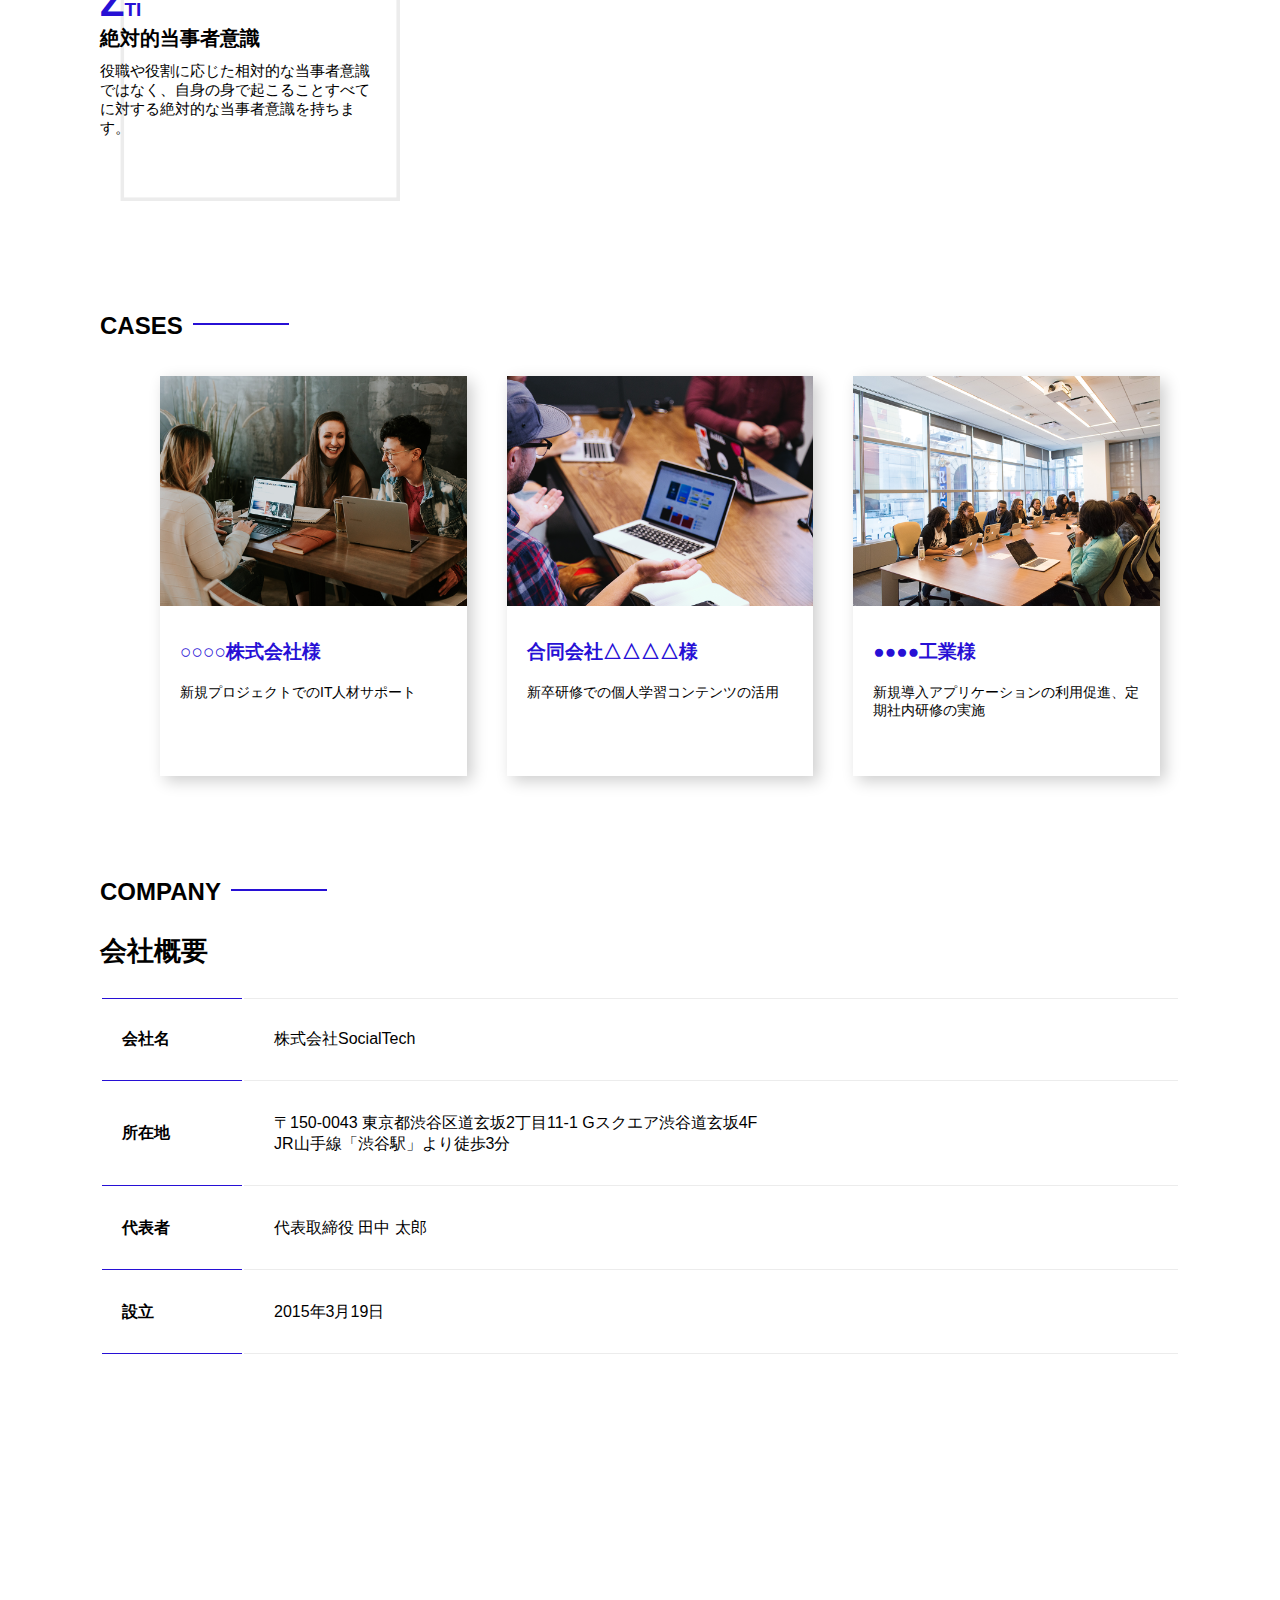
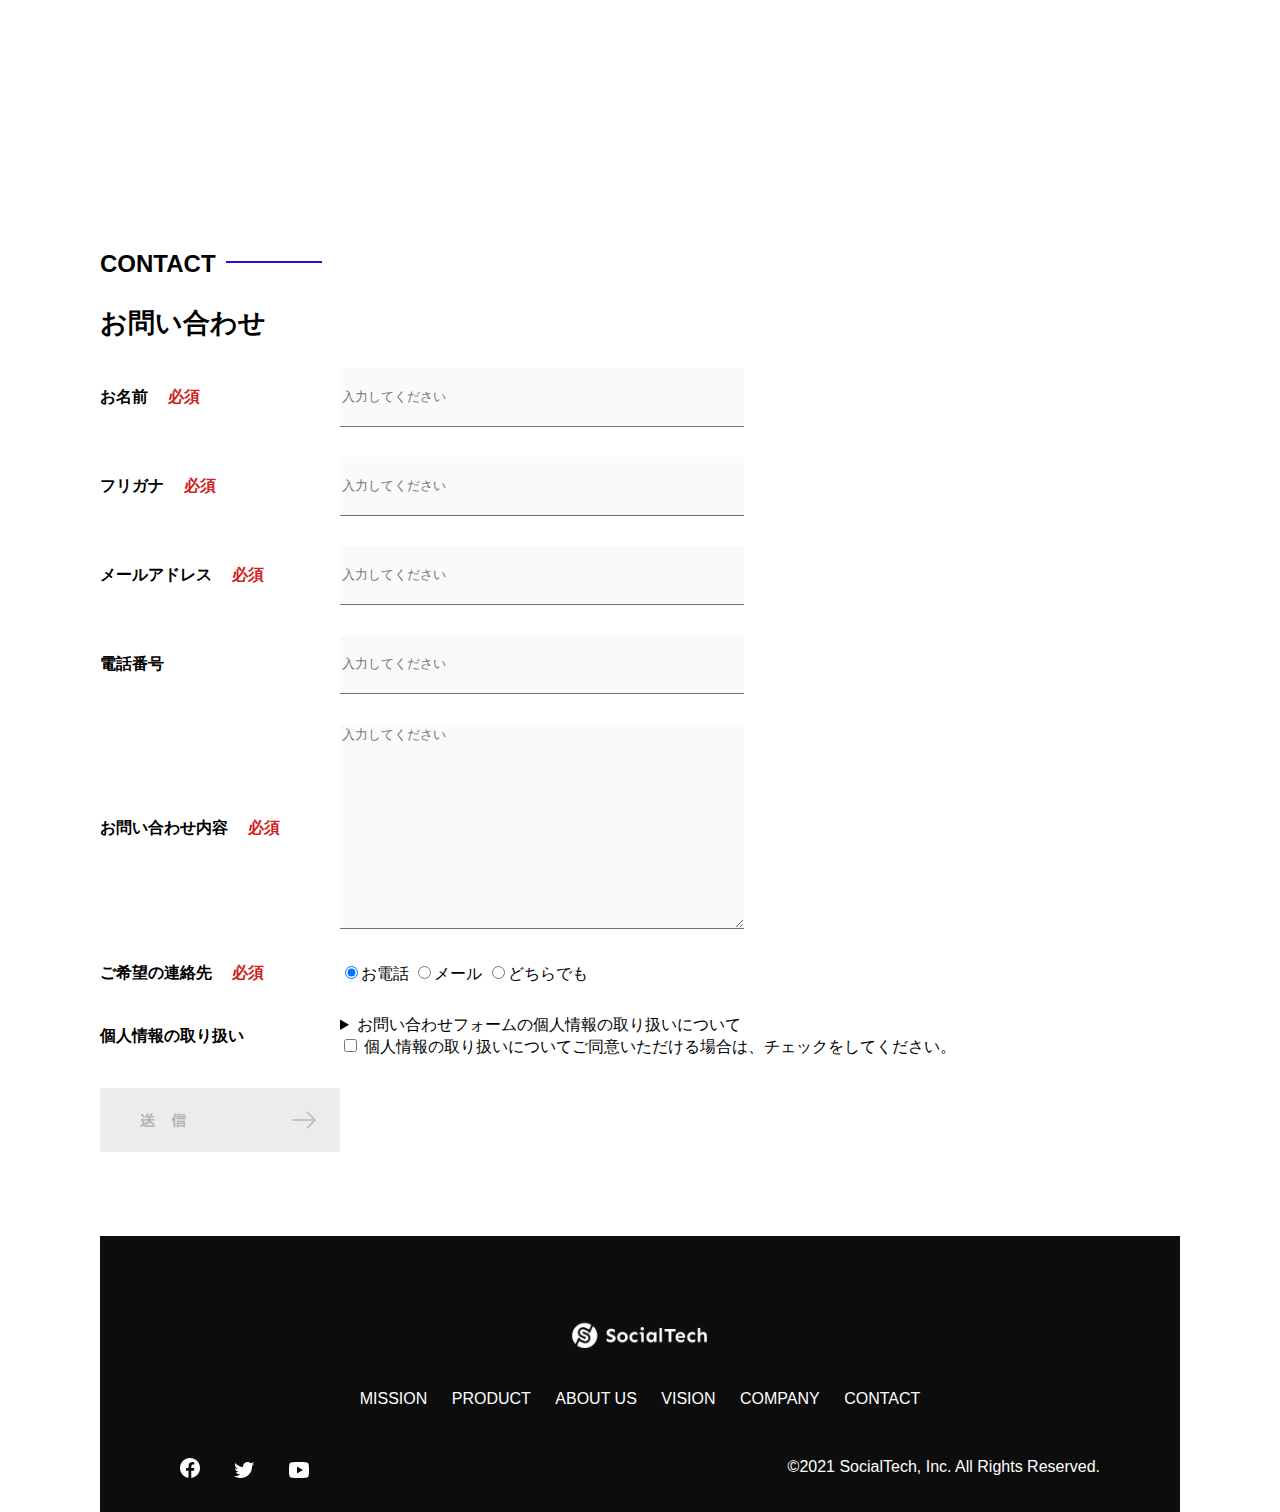
<file: socialtech-kadai_012/index.html>
<!DOCTYPE html>
<html>
  <head>
    <title>SocialTech</title>
    <meta charset="UTF-8" />
    <meta
      name="description"
      content="SocialTechはEdTech業界のリーディングカンパニーを目指します。"
    />
    <meta name="viewport" content="width=device-width, initial-scale=1.0" />
    <link rel="stylesheet" href="style.css" />
  </head>
  <body>
    <!-- ヘッダー -->
    <header>
      <!-- ロゴ -->
      <a href="index.html" id="logo"
        ><img src="images/logo.png" alt="トップページに戻る"
      /></a>

      <!-- PC用ナビゲーション -->
      <nav id="nav-pc">
        <a href="mission.html">MISSION</a>
        <a href="product.html">PRODUCT</a>
        <a href="index.html#aboutus">ABOUT US</a>
        <a href="index.html#vision">VISION</a>
        <a href="index.html#company">COMPANY</a>
        <a href="index.html#contact">CONTACT</a>
      </nav>
    </header>
    <main>
      <article>
        <!-- メインビジュアル -->
        <section id="main-visual">
          <div id="main-message">
            <h1>WORLD PEACE</h1>
            <p>IT教育で世界平和を実現する</p>
          </div>
          <img
            src="images/index/index-main.png"
            alt="PCの周りに集まる多国籍の仲間たち"
          />
        </section>
        <!--ミッション-->
        <section id="mission">
          <h2 class="index-h2">MISSION</h2>
          <div id="mission-flex">
            <div>
              <img
                id="mission-photo"
                src="images/index/index-mission.png"
                alt="屋外のベンチで写真を撮影する多国籍の仲間たち"
              />
              <h3>世界平和の実現</h3>
              <p>
                人類の悲願である世界平和。世界平和を脅かす様々な社会問題を解決するためには、イノベーションをどんどん起こしていく必要があります。SocialTechは、プログラミング教育を通してイノベーターを輩出することで、世界平和という大きなテーマに挑んでいきます。
              </p>
            </div>
            <div>
              <img id="s2dgs" src="images/index/s2dgs.png" alt="S2DGs" />
              <h3>S2DGsの実現</h3>
              <p>
                国連が掲げる「Sustainable Development
                Goals（持続可能な開発目標）」に含まれる17つのグローバル目標のうち、以下の5つの目標の実現をミッションとしてサービスを展開しています。
              </p>
              <a href="mission.html">
                <img src="images/button-more.png" alt="もっとみる" />
              </a>
            </div>
          </div>
        </section>
        <!-- プロダクト -->
        <section id="product">
          <h2 class="index-h2">PRODUCT</h2>
          <div>
            <div id="product-left">
              <div>
                <img
                  class="product-photo"
                  src="images/index/index-mantoman.png"
                  alt="PCでコードを書く男性"
                />
                <div class="product-explain">
                  <span>MAN TO MAN</span>
                  <h3>プログラミング教育</h3>
                  <p>
                    2013年より日本で唯一の専属講師によるマンツーマンのプログラミングレッスンを開始。AI/人工知能やウェブデザインの学習も可能です。
                  </p>
                </div>
              </div>
              <div>
                <img
                  class="product-photo"
                  src="images/index/index-career.png"
                  alt="笑顔で話し合う2人の男性"
                />
                <div class="product-explain">
                  <span>CAREER</span>
                  <h3>人材紹介事業</h3>
                  <p>
                    エンジニアへの転職に特化した履歴書や職務経歴書のアドバイスや面接対策を行い、豊富な求人の中から最適なキャリア選択を支援します。
                  </p>
                </div>
              </div>
            </div>
            <div id="product-right">
              <div>
                <img
                  class="product-photo"
                  src="images/index/index-media.png"
                  alt="スマートフォンを操作する人"
                />
                <div class="product-explain">
                  <span>MEDIA</span>
                  <h3>プログラミング学習メディア</h3>
                  <p>
                    月間200万人に読まれる日本最大級のプログラミング学習サイト「SocialTech
                    Blog」やYouTubeチャンネルにて学習情報を発信しています。
                  </p>
                </div>
              </div>
              <div>
                <img
                  class="product-photo"
                  src="images/index/index-b2b.png"
                  alt="講演中の男性とそれを聴く人々"
                />
                <div class="product-explain">
                  <span>B2B</span>
                  <h3>法人研修事業</h3>
                  <p>
                    社員のスキルアップ・資格取得・福利厚生を目的としたプログラミング法人研修。貴社の事業モデルに合わせた研修内容の提案を致します。
                  </p>
                </div>
              </div>
            </div>
          </div>
          <div>
            <a id="product-more" href="product.html">
              <img src="images/button-more.png" alt="もっとみる" />
            </a>
          </div>
        </section>
        <!---ABOUT US-->
        <section id="aboutus">
          <h2 class="index-h2">ABOUT US</h2>
          <h3>3つの組織文化</h3>
          <div>
            <table class="culture-table">
              <tr>
                <td>
                  <span class="culture-num">01</span>
                </td>
                <td>
                  <span class="culture-en">FLEXIBLE</span>
                  <span class="culture-jp">フレキシブル</span>
                </td>
              </tr>
              <tr>
                <td>
                  <!--空のセル-->
                </td>
                <td>
                  <p class="culture-description">
                    リモートワーク、フルフレックス、複業推奨など1人1人が最大限のパフォーマンスを発揮できる柔軟な働き方を促進しています。
                  </p>
                </td>
              </tr>
              <tr>
                <td>
                  <span class="culture-num">02</span>
                </td>
                <td>
                  <span class="culture-en">TEAL</span>
                  <span class="culture-jp">ティール</span>
                </td>
              </tr>
              <tr>
                <td>
                  <!--空のセル-->
                </td>
                <td>
                  <p class="culture-description">
                    会社全体を1つの生命体として捉え、お互いが深く結びついた一階層型
                    組織として部署・チーム関係なく課題解決をできる組織を目指しています。
                  </p>
                </td>
              </tr>
              <tr>
                <td>
                  <span class="culture-num">03</span>
                </td>
                <td>
                  <span class="culture-en">SELF REALIZATION</span>
                  <span class="culture-jp">自己実現</span>
                </td>
              </tr>
              <tr>
                <td>
                  <!--空のセル-->
                </td>
                <td>
                  <p class="culture-description">
                    クオーター毎に経営・部署・個人ごとにOKRを設定し個人のキャリアと
                    会社の目指す方向の軌道修正を行っております。
                  </p>
                </td>
              </tr>
            </table>
            <img
              class="culture-img"
              src="images/index/index-aboutus1.png"
              alt="笑顔で話し合う2人の女性"
            />
          </div>
          <img
            class="culture-img2"
            src="images/index/index-aboutus2.png"
            alt="笑顔で話し合う3人の男女"
          />
        </section>
        <!-- VISION -->
        <section id="vision">
          <h2 class="index-h2">VISION</h2>
          <h3>7つの行動指針</h3>
          <div>
            <div class="vision-box">
              <img src="images/index/vision-01.png" alt="01" />
              <span>
                <h4>CUSTOMER IS BOSS</h4>
                <h5>あなたのボスは顧客である</h5>
                <p>
                  私たちは常にお客様志向で行動し、お客様を喜ばせ、期待値を超えた感動を提供することを大切にします。
                </p>
              </span>
            </div>
            <div class="vision-box">
              <img src="images/index/vision-02.png" alt="02" />
              <span>
                <h4>MOVE FAST</h4>
                <h5>早さは価値</h5>
                <p>
                  素早く試し、素早く実行することで新しい気付きや発見を見つけていきます。
                </p>
              </span>
            </div>
            <div class="vision-box">
              <img src="images/index/vision-03.png" alt="03" />
              <span>
                <h4>IMPACT DRIVEN</h4>
                <h5>作業するのは仕事ではない</h5>
                <p>
                  問題から考え、成果とは何かを考え続け、インパクトのある成果を生むために仕事をしていきます。
                </p>
              </span>
            </div>
            <div class="vision-box">
              <img src="images/index/vision-04.png" alt="04" />
              <span>
                <h4>SAVE TIME, SAVE MONEY</h4>
                <h5>浪費は命取りになる</h5>
                <p>
                  少ないコストでできる方法を考えます。お金だけでなく、人の時間をいただいている自覚を持ち、あらゆるリソースを有意義に活用します。
                </p>
              </span>
            </div>
            <div class="vision-box">
              <img src="images/index/vision-05.png" alt="05" />
              <span>
                <h4>BE GENTLE</h4>
                <h5>「優しくない」をなくす</h5>
                <p>
                  社会をすこしずつ優しくしていきます。自分、家族、同僚、顧客、他人、全ての人に優しくいることを心がけます。
                </p>
              </span>
            </div>
            <div class="vision-box">
              <img src="images/index/vision-06.png" alt="06" />
              <span>
                <h4>ABC</h4>
                <h5>当たり前の事をバカにせずにちゃんとやる</h5>
                <p>
                  礼儀、健康、嘘をつかない。当たり前の事が出来ているかを常に自問し、当たり前の基準を高く持って行動します。
                </p>
              </span>
            </div>
            <div class="vision-box">
              <img src="images/index/vision-07.png" alt="07" />
              <span>
                <h4>ZTI</h4>
                <h5>絶対的当事者意識</h5>
                <p>
                  役職や役割に応じた相対的な当事者意識ではなく、自身の身で起こることすべてに対する絶対的な当事者意識を持ちます。
                </p>
              </span>
            </div>
          </div>
        </section>
        <!-- CASES -->
        <section id="cases">
          <h2 class="index-h2">CASES</h2>
          <ul>
            <li class="case-card">
              <img class="case-img" src="images/index/case-1.png" alt="仲良く語り合う3人"> 
              <div class="case-info">
                <h3 class="case-name">○○○○株式会社様</h3>
                <p class="case-content">新規プロジェクトでのIT人材サポート</p>
              </div>
            </li>
            <li class="case-card">
              <img class="case-img" src="images/index/case-2.png" alt="PCでコンテンツを見る"> 
              <div class="case-info">
                <h3 class="case-name">合同会社△△△△様</h3>
                <p class="case-content">新卒研修での個人学習コンテンツの活用</p>
              </div>
            </li>
            <li class="case-card">
              <img class="case-img" src="images/index/case-3.png" alt="社内研修中の会議中"> 
              <div class="case-info">
                <h3 class="case-name">●●●●工業様</h3>
                <p class="case-content">新規導入アプリケーションの利用促進、定期社内研修の実施</p>
              </div>
            </li>
          </ul>
          
        </section>

        <!-- COMPANY -->
        <section id="company">
          <h2 class="index-h2">COMPANY</h2>
          <h3>会社概要</h3>
          <table id="company-table">
            <tr>
              <th class="tableheader-first">会社名</th>
              <td class="cell-first">株式会社SocialTech</td>
            </tr>
            <tr>
              <th class="tableheader">所在地</th>
              <td class="cell">
                〒150-0043 東京都渋谷区道玄坂2丁目11-1 Gスクエア渋谷道玄坂4F<br />JR山手線「渋谷駅」より徒歩3分
              </td>
            </tr>
            <tr>
              <th class="tableheader">代表者</th>
              <td class="cell">代表取締役 田中 太郎</td>
            </tr>
            <tr>
              <th class="tableheader">設立</th>
              <td class="cell">2015年3月19日</td>
            </tr>
          </table>
          <iframe
            src="https://www.google.com/maps/embed?pb=!1m18!1m12!1m3!1d3241.7759544892483!2d139.69399665123464!3d35.65789123876098!2m3!1f0!2f0!3f0!3m2!1i1024!2i768!4f13.1!3m3!1m2!1s0x60188caa0042e8d1%3A0xba130bea826a7aa2!2z44CSMTUwLTAwNDMg5p2x5Lqs6YO95riL6LC35Yy66YGT546E5Z2C77yS5LiB55uu77yR77yR4oiS77yR!5e0!3m2!1sja!2sjp!4v1636872991912!5m2!1sja!2sjp"
            style="border: 0"
            allowfullscreen=""
            loading="lazy"
          >
          </iframe>
        </section>
        <!-- お問い合わせフォーム -->
        <section id="contact">
          <h2 class="index-h2">CONTACT</h2>
          <h3>お問い合わせ</h3>
          <form>
            <div>
              <div class="contact-heading">
                <label class="contact-label"
                  >お名前<span class="contact-span">必須</span></label
                >
              </div>
              <div class="contact-form">
                <input
                  type="text"
                  name="name"
                  placeholder="入力してください"
                  class="contact-textbox"
                />
              </div>
            </div>
            <div>
              <div class="contact-heading">
                <label class="contact-label"
                  >フリガナ<span class="contact-span">必須</span></label
                >
              </div>
              <div>
                <input
                  type="text"
                  name="hurigana"
                  placeholder="入力してください"
                  class="contact-textbox"
                />
              </div>
            </div>
            <div>
              <div class="contact-heading">
                <label class="contact-label"
                  >メールアドレス<span class="contact-span">必須</span></label
                >
              </div>
              <div>
                <input
                  type="text"
                  name="email"
                  placeholder="入力してください"
                  class="contact-textbox"
                />
              </div>
            </div>
            <div>
              <div class="contact-heading">
                <label class="contact-label">電話番号</label>
              </div>
              <div>
                <input
                  type="text"
                  name="tel"
                  placeholder="入力してください"
                  class="contact-textbox"
                />
              </div>
            </div>
            <div>
              <div class="contact-heading">
                <label class="contact-label"
                  >お問い合わせ内容<span class="contact-span">必須</span></label
                >
              </div>
              <div>
                <textarea
                  class="contact-textarea"
                  placeholder="入力してください"
                  name="message"
                ></textarea>
              </div>
            </div>
            <div>
              <div class="contact-heading">
                <label class="contact-label"
                  >ご希望の連絡先<span class="contact-span">必須</span></label
                >
              </div>
              <div>
                <input
                  class="radiobutton"
                  type="radio"
                  value="tel"
                  name="contact"
                  checked
                /><label>お電話</label>
                <input
                  class="radiobutton"
                  type="radio"
                  value="mail"
                  name="contact"
                /><label>メール</label>
                <input
                  class="radiobutton"
                  type="radio"
                  value="both"
                  name="contact"
                /><label>どちらでも</label>
              </div>
            </div>
            <div>
              <div class="contact-heading">
                <label class="contact-label">個人情報の取り扱い</label>
              </div>
              <div>
                <details>
                  <summary>
                    お問い合わせフォームの個人情報の取り扱いについて
                  </summary>
                  <div>
                    <span>１．組織の名称又は氏名</span><br />
                    株式会社SocialTech<br /><br />
                    <span
                      >２．個人情報保護管理者（若しくはその代理人）の氏名又は職名、所属及び連絡先
                      鈴木 一郎 コーポレート部</span
                    ><br />
                    メールアドレス：support@socialtech.net<br />
                    TEL：03-xxxx-xxxx<br />
                    <span>３．個人情報の利用目的</span><br />
                    ・本サービス及び本サービスに関連する情報の提供又はそれらに関する連絡のため<br />
                    ・ユーザーの本人確認のため<br />
                    ・当社サービスのご案内のため<br />
                    ・当社の商品等の広告または宣伝（電子メールによるものを含むものとします。）<br /><br />
                    <span>４．個人情報の取り扱い業務の委託</span><br />
                    個人情報の取扱業務の全部または一部を外部に業務委託する場合があります。<br />
                    その際、弊社は、個人情報を適切に保護できる管理体制を敷き実行していることを条件として<br />
                    委託先を厳選したうえで、機密保持契約を委託先と締結し、お客様の個人情報を厳密に管理させます。<br /><br />
                    <span>５．個人情報の開示等の請求</span><br />
                    お客様は、弊社に対してご自身の個人情報の開示等（利用目的の通知、開示、内容の訂正・追加・削除、利用の停止または消去、第三者への提供の停止）に関して、当社問合わせ窓口に申し出ることができます。<br />
                    その際、弊社はお客様ご本人を確認させていただいたうえで、合理的な期間内に対応いたします。<br /><br />
                    なお、個人情報に関する弊社問合わせ先は、次の通りです。<br /><br />
                    株式会社SocialTech　個人情報問合せ窓口<br />
                    〒150-0043　東京都渋谷区道玄坂2丁目11-1 Ｇスクエア渋谷道玄坂
                    4F<br />
                    メールアドレス：support@socialtech.net　TEL：03-xxxx-xxxx<br /><br />
                    <span>６．個人情報を提供されることの任意性について</span
                    ><br /><br />
                    お客様がご自身の個人情報を弊社に提供されるか否かは、お客様のご判断によりますが、もしご提供されない場合には、適切なサービスが提供できない場合がありますので予めご了承ください。
                  </div>
                </details>
                <input type="checkbox" name="agree" />
                <span
                  >個人情報の取り扱いについてご同意いただける場合は、チェックをしてください。</span
                >
              </div>
            </div>
            <input
              type="image"
              value="Submit"
              src="images/button-submit.png"
              alt="送信する"
            />
          </form>
        </section>
      </article>
      <footer>
        <div id="footer-logo">
          <img src="images/logo-sp.png" alt="SocialTech" />
        </div>
        <div id="footer-link">
          <a href="mission.html">MISSION</a>
          <a href="product.html">PRODUCT</a>
          <a href="index.html#aboutus">ABOUT US</a>
          <a href="index.html#vision">VISION</a>
          <a href="index.html#company">COMPANY</a>
          <a href="index.html#contact">CONTACT</a>
        </div>
        <div id="sns-footer">
          <a href="https://www.facebook.com/sejuku2013"
            ><img src="images/button-facebook.png" alt="Facebookのリンク"
          /></a>
          <a href="https://twitter.com/samuraijuku"
            ><img src="images/button-twitter.png" alt="Twitterのリンク"
          /></a>
          <a href="https://www.youtube.com/channel/UCCFOQO5aDK0xXam4cUQXT8g"
            ><img src="images/button-youtube.png" alt="YouTubeのリンク"
          /></a>
          <span id="copyright"
            >&copy;2021 SocialTech, Inc. All Rights Reserved.
          </span>
        </div>
      </footer>
    </main>
  </body>
</html>
</file>
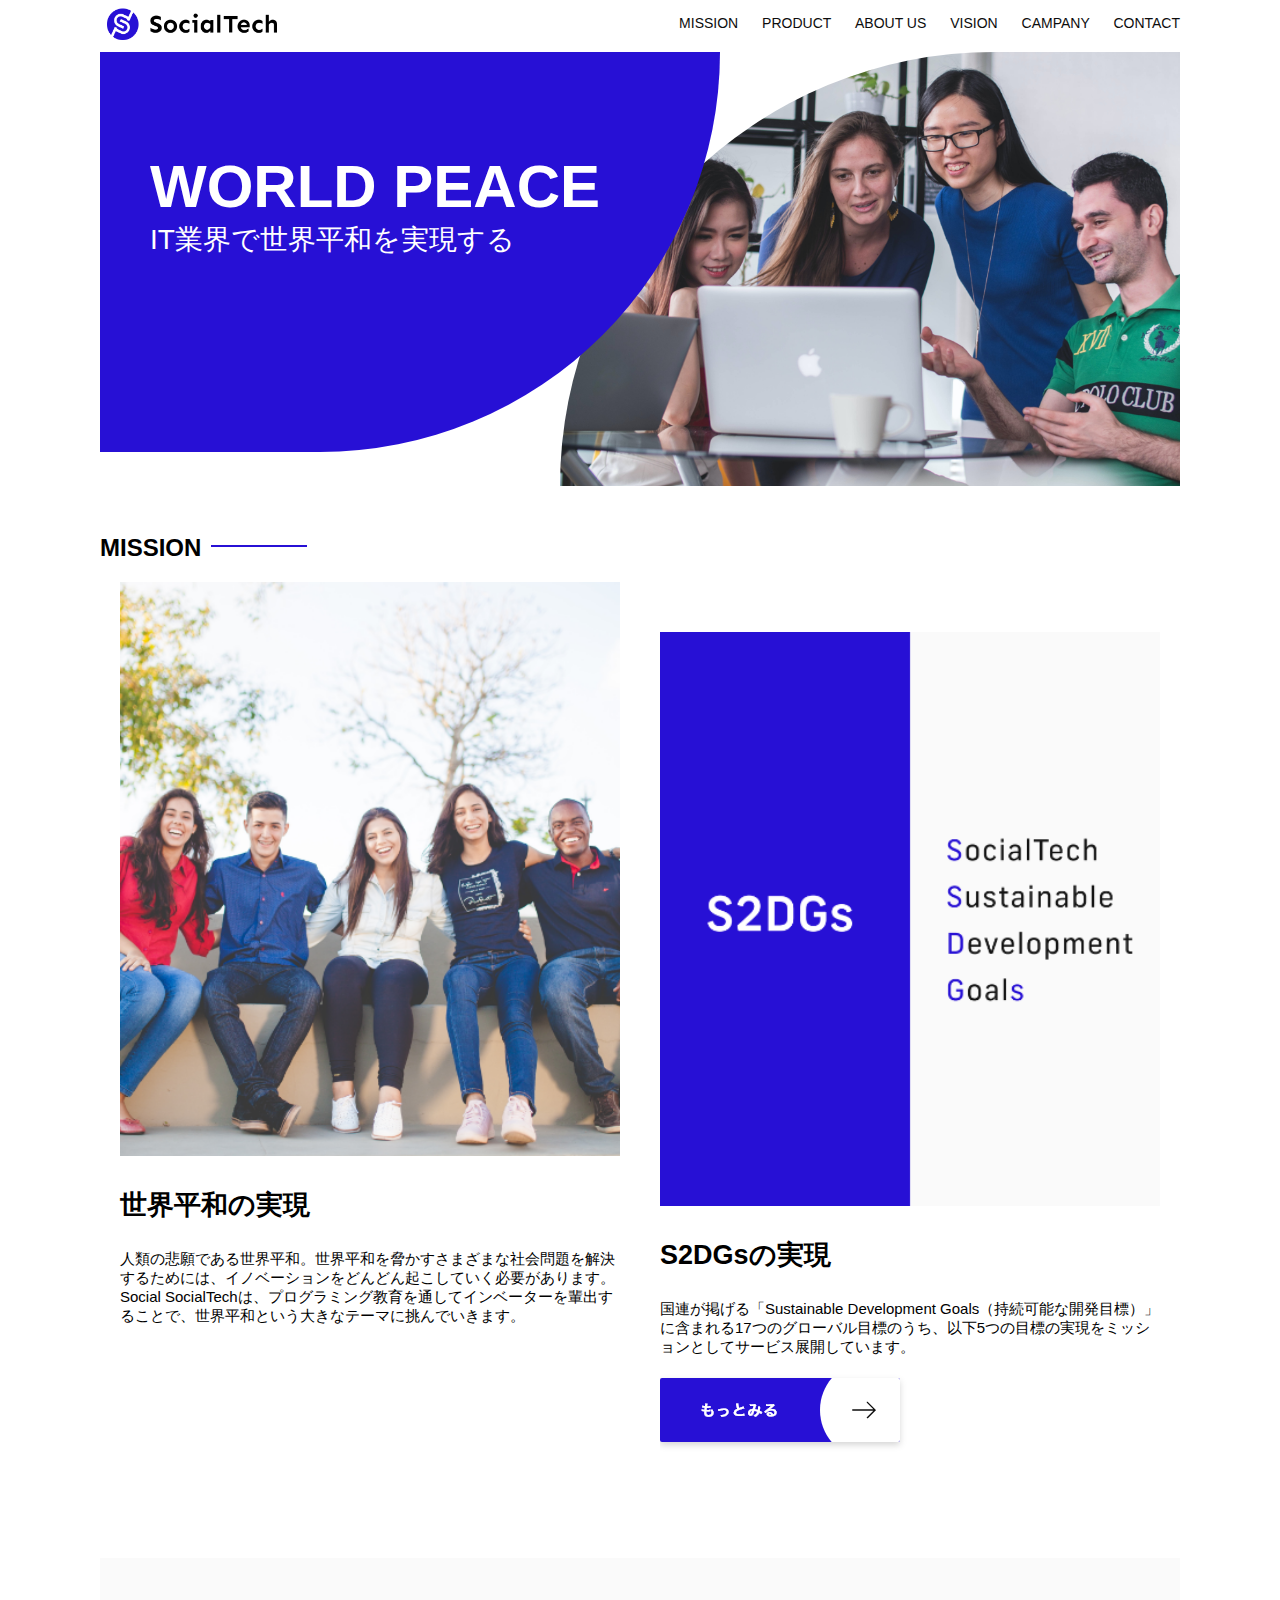
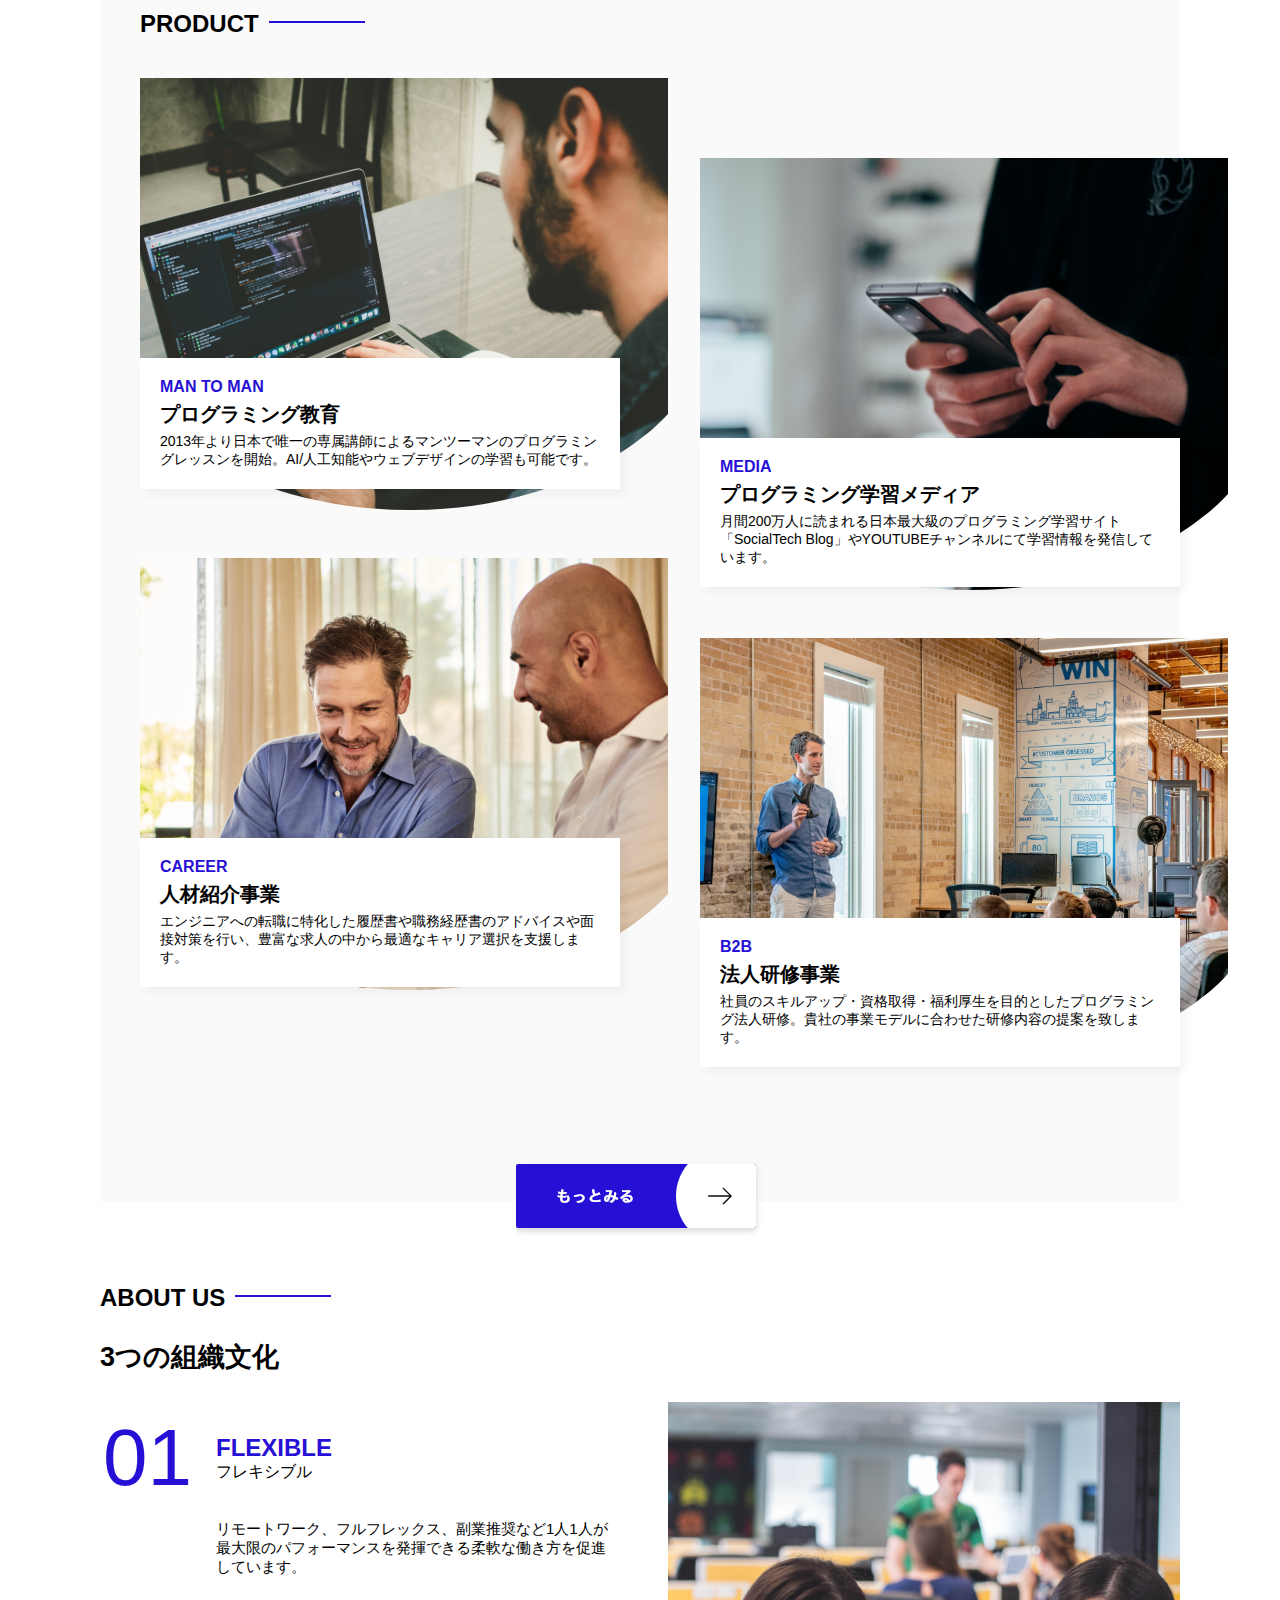
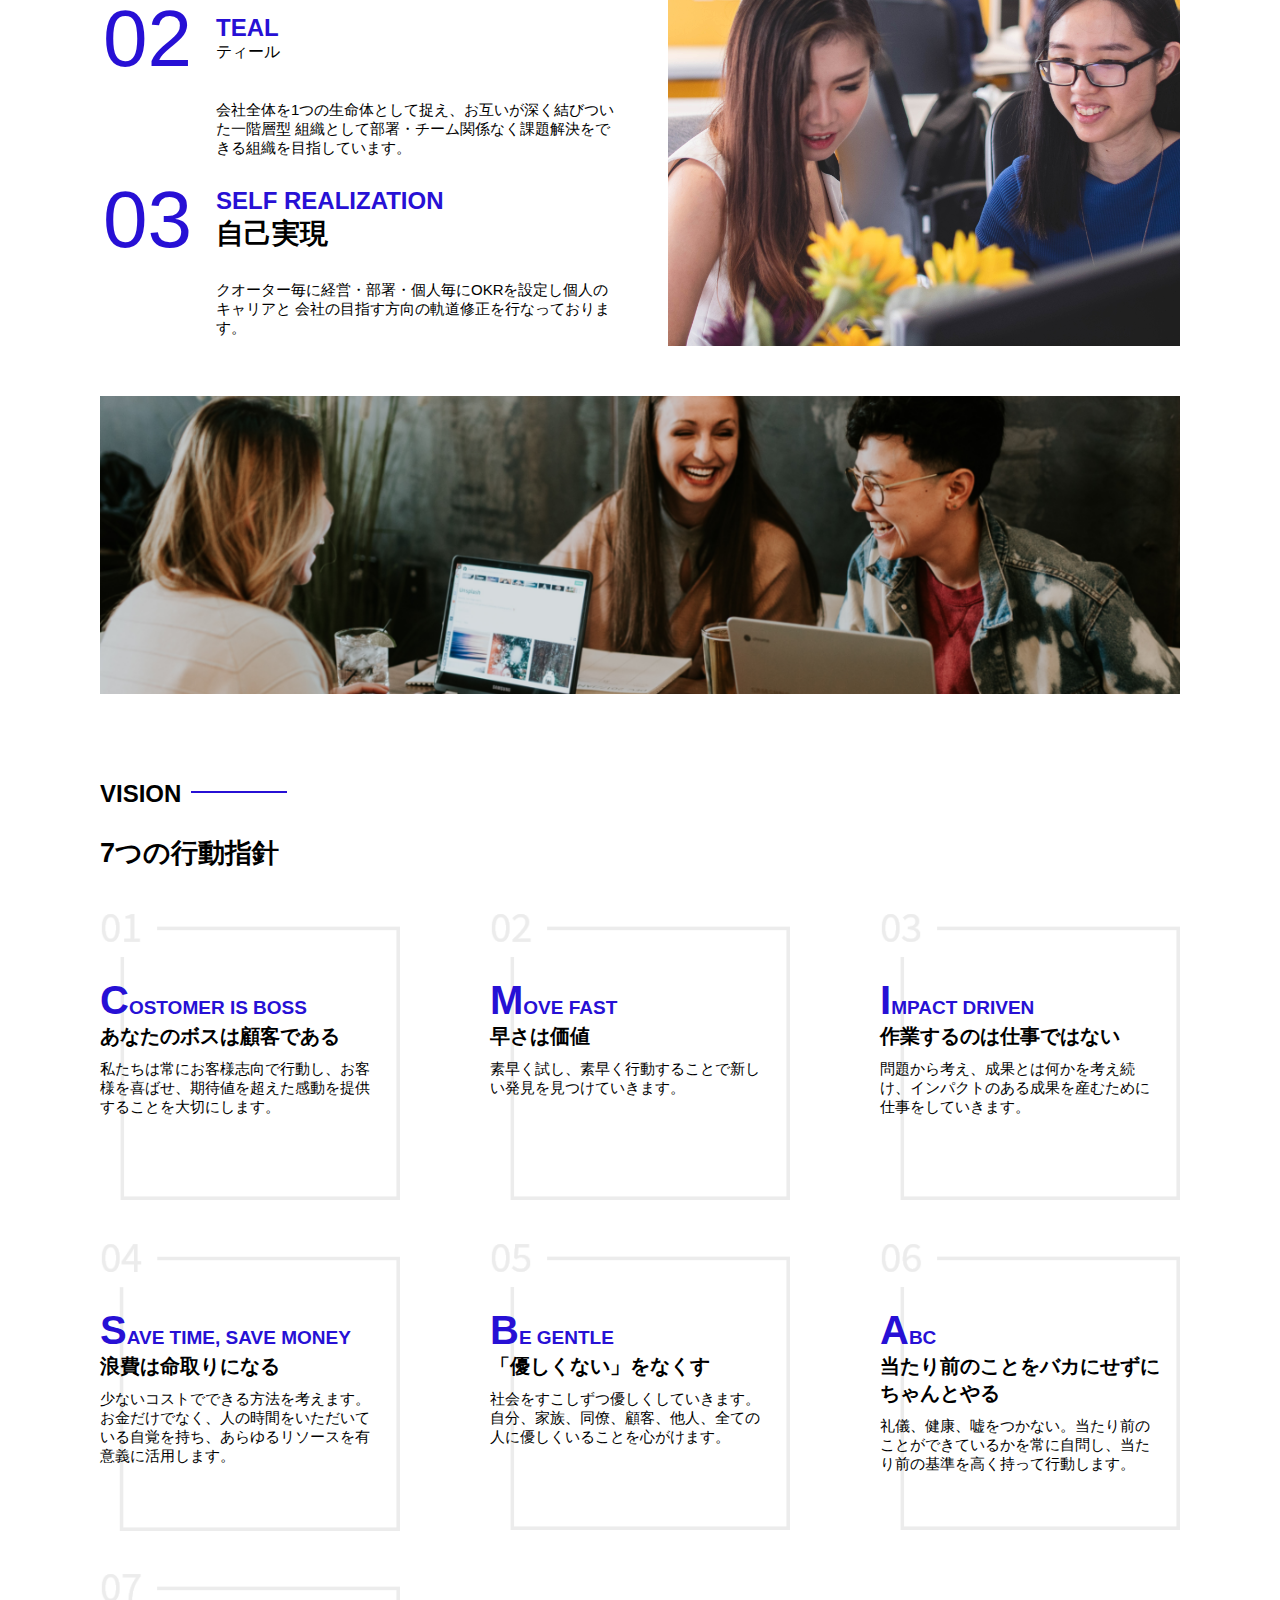
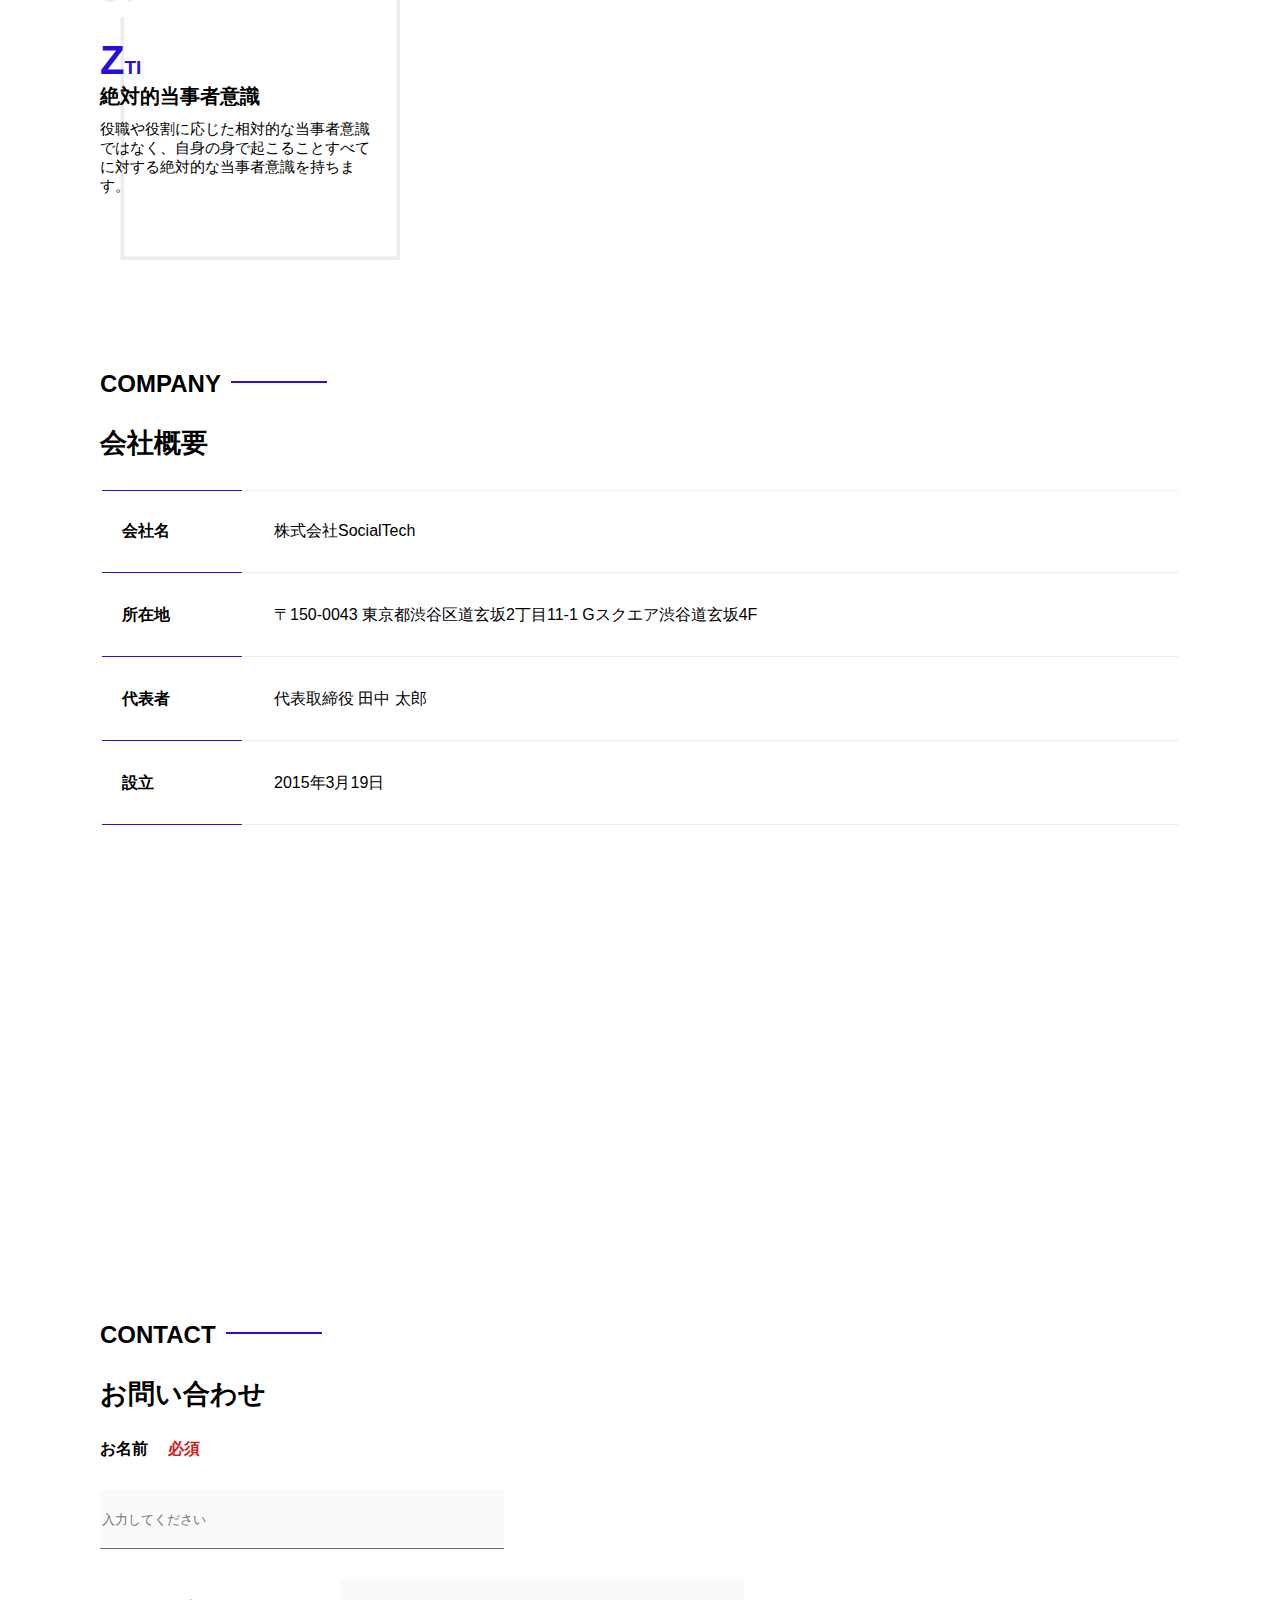
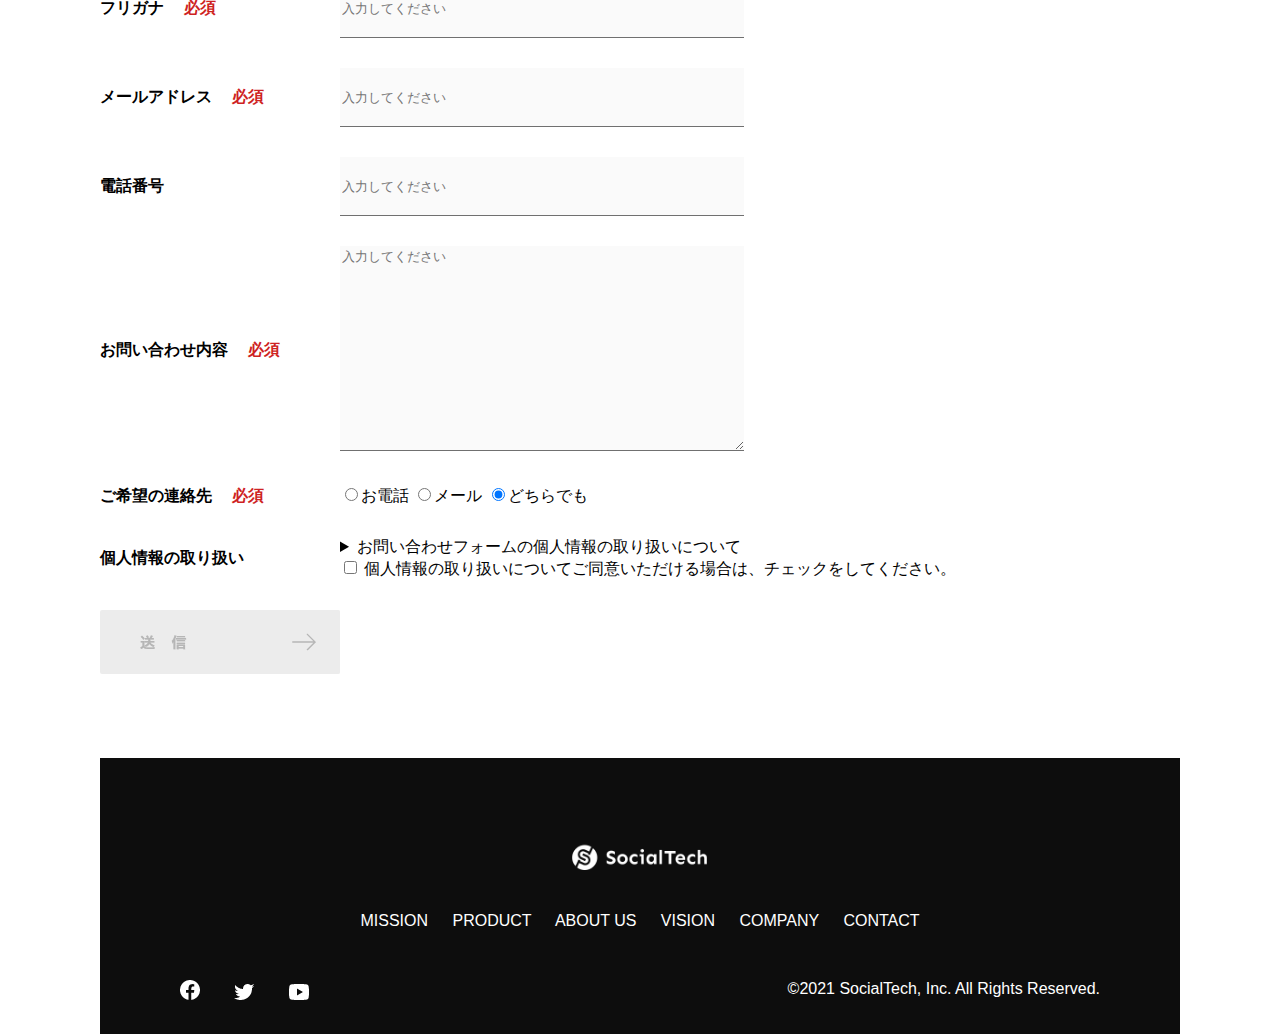
<file: socialtech/index.html>
<!DOCTYPE html>
<html>
    <head>
        <title>SocialTech</title>
        <meta charset="utf-8">
        <meta name="description" content="SocialTechはEdtech業界のリーディングカンパニーを目指します。">
        <meta name="viewpport" content="width=device-width",initial-scale=1.0>
        <link rel="stylesheet" href="style.css">
    </head>
     <body>

        <!-- ヘッダー -->
        <header>
            <!-- ロゴ -->
            
            <!-- PC用ナビゲーション -->
            <a href="index.html" id="logo"><img src="images/logo.png" alt="トップページに戻る"></a>
            <nav id="nav-pc">
                <a href="mission.html">MISSION</a>
                <a href="product.html">PRODUCT</a>
                <a href="index.html#aboutus">ABOUT US</a>
                <a href="index.html#vision">VISION</a>
                <a href="index.html#company">CAMPANY</a>
                <a href="index.html#contact">CONTACT</a>
            </nav>

            <!-- スマホ用メニューボタン -->
            <img id="menu-sp" src="images/button-menu.png" alt="ナビゲーションを開く" onclick="document.getElementById('nav-sp').style.display = 'block'">

            <!-- スマホ用ナビゲーション -->
            <nav id="nav-sp">
                <img id="close" src="images/button-close.png" alt="ナビゲーションを閉じる" onclick="document.getElementById('nav-sp').style.display = 'none'">
                <a id="logo-sp" href="index.html" onclick="document.getElementById('nav-sp').style.display = 'none'"><img 
                    src="images/logo-sp.png" alt="トップページに戻る"></a>
                <a class="menu" href="mission.html" onclick="document.getElementById('nav-sp').style.display = 'none'">MISSION</a>
                <a class="menu" href="product.html" onclick="document.getElementById('nav-sp').style.display = 'none'">PRODUCT</a>
                <a class="menu" href="index.html#aboutus" onclick="document.getElementById('nav-sp').style.display = 'none'">ABOUT 
                    US</a>
                <a class="menu" href="index.html#vision"
                    onclick="document.getElementById('nav-sp').style.display = 'none'">VISION</a>
                <a class="menu" href="index.html#company" 
                    onclick="document.getElementById('nav-sp').style.display = 'none'">COMPANY</a> 
                <a class="menu" href="index.html#contact"
                     onclick="document.getElementById('nav-sp').style.display = 'none'">CONTACT</a> 
                <div id="sns">
                    <a href="https://www.facebook.com/sejuku2013"><img src="images/button-facebook.png" alt="Facebookのリンク"></a>
                    <a href="https://twitter.com/samuraijuku"><img src="images/button-twitter.png" alt="Twitterのリンク"></a>
                    <a href="https://www.youtube.com/channel/UCCFOQO5aDK0xXam4cUQXT8g"><img src="images/button-youtube.png" alt="YouTubeのリンク"></a>
                </div>     
            </nav>
        </header>

        <main>
            <article>
                <section id="main-visual">
                    <div id="main-message">
                        <h1>WORLD PEACE</h1>
                        <P>IT業界で世界平和を実現する</P>
                    </div>
                    <img src="images/index/index-main.png" alt="PC周りに集まる多国籍の仲間たち">
                </section>
                <section id="mission">
                    <h2 class="index-h2">MISSION</h2>
                    <div id="mission-flex">
                        <div>
                            <img id="mission-photo" src="images/index/index-mission.png" alt="屋外のベンチで写真を撮影する多国籍の仲間たち">
                            <h3>世界平和の実現</h3>
                            <p>
                                人類の悲願である世界平和。世界平和を脅かすさまざまな社会問題を解決するためには、イノベーションをどんどん起こしていく必要があります。Social SocialTechは、プログラミング教育を通してインベーターを輩出することで、世界平和という大きなテーマに挑んでいきます。
                            </p>
                        </div>
                        <div>
                            <img id="s2dgs" src="images/index/s2dgs.png" alt="s2dgs">
                            <h3>S2DGsの実現</h3>
                            <p>国連が掲げる「Sustainable Development Goals（持続可能な開発目標）」に含まれる17つのグローバル目標のうち、以下5つの目標の実現をミッションとしてサービス展開しています。</p>
                            <a href="mission.html">
                                <img src="images/button-more.png" alt="もっとみる">
                            </a>
                        </div>
                    </div>
                </section>
                <section id="product">
                    <h2 class="index-h2">PRODUCT</h2>
                    <div>
                        <div id="product-left">
                            <div>
                                <img class="product-photo" src="images/index/index-mantoman.png" alt="PCでコードを書く男性">
                                <div class="product-explain">
                                    <span>MAN TO MAN</span>
                                    <h3>プログラミング教育</h3>
                                    <p>2013年より日本で唯一の専属講師によるマンツーマンのプログラミングレッスンを開始。AI/人工知能やウェブデザインの学習も可能です。</p>
                                </div>
                            </div>
                            <div>
                                <img class="product-photo" src="images/index/index-career.png" alt="笑顔で話し合う2人の男性">
                                <div class="product-explain">
                                <span>CAREER</span>
                                <h3>人材紹介事業</h3>
                                <p>エンジニアへの転職に特化した履歴書や職務経歴書のアドバイスや面接対策を行い、豊富な求人の中から最適なキャリア選択を支援します。</p>
                                </div>
                             </div>
                        </div>
                        <div id="product-right">
                            <div>
                                <img class="product-photo" src="images/index/index-media.png" alt="スマートフォンを操作する人">
                                <div class="product-explain">
                                    <span>MEDIA</span>                    
                                    <h3>プログラミング学習メディア</h3>
                                    <p>月間200万人に読まれる日本最大級のプログラミング学習サイト「SocialTech Blog」やYOUTUBEチャンネルにて学習情報を発信しています。</p>
                                </div>
                            </div>
                            <div>
                                <img class="product-photo" src="images/index/index-b2b.png" alt="講演中の男性とそれを聴く人々">
                                <div class="product-explain">
                                    <span>B2B</span>
                                    <h3>法人研修事業</h3>
                                    <p>社員のスキルアップ・資格取得・福利厚生を目的としたプログラミング法人研修。貴社の事業モデルに合わせた研修内容の提案を致します。</p>
                                </div>
                            </div>
                        </div> 
                    </div>
                    <div>
                        <a id="product-more" href="product.html">
                            <img src="images/button-more.png" alt="もっとみる">
                        </a>
                    </div>
                </section>
                <section id="aboutus">
                    <h2 class="index-h2">ABOUT US</h2>
                    <h3>3つの組織文化</h3>
                    <div>
                        <table class="culture-table">
                            <tr>
                                <td>
                                    <span class="culture-num">01</span>
                                </td>
                                <td>
                                    <span class="culture-en">FLEXIBLE</span>
                                    <span class="cuture-jp">フレキシブル</span>
                                </td>    
                            </tr>
                            <tr>
                                <td>

                                </td>
                                <td>
                                    <p class="culture-description">
                                        リモートワーク、フルフレックス、副業推奨など1人1人が最大限のパフォーマンスを発揮できる柔軟な働き方を促進しています。
                                    </p>
                                </td>
                            </tr>
                            <tr>
                                <td>
                                    <span class="culture-num">02</span>
                                </td>
                                <td>
                                    <span class="culture-en">TEAL</span>
                                    <span class="cuture-jp">ティール</span>
                                </td>
                            </tr>
                            <tr>
                                <td>

                                </td>
                                <td>
                                    <p class="culture-description">
                                        会社全体を1つの生命体として捉え、お互いが深く結びついた一階層型
                                        組織として部署・チーム関係なく課題解決をできる組織を目指しています。
                                    </p>
                                </td>
                            </tr>
                            <tr>
                                <td>
                                    <span class="culture-num">03</span>
                                </td>
                                <td>
                                    <span class="culture-en">SELF REALIZATION</span>
                                    <span class="culture-jp">自己実現</span>
                                </td>
                            </tr>
                            <tr>
                                <td>

                                </td>
                                <td>
                                    <p class="culture-description">
                                        クオーター毎に経営・部署・個人毎にOKRを設定し個人のキャリアと
                                        会社の目指す方向の軌道修正を行なっております。
                                    </p>
                                </td>
                            </tr>
                        </table>
                            <img class="culture-img" src="images/index/index-aboutus1.png" alt="笑顔で話し合う2人の女性">
                    </div>
                        <img class="culture-img2" src="images/index/index-aboutus2.png" alt="笑顔で話し合う3人の男女">
                </section>

                <section id="vision">
                    <h2 class="index-h2">VISION</h2>
                    <h3>7つの行動指針</h3>
                    <div>
                        <div class="vision-box">
                            <img src="images/index/vision-01.png" alt="01">
                            <span>
                                <h4>COSTOMER IS BOSS</h4>
                                <h5>あなたのボスは顧客である</h5>
                                <p>私たちは常にお客様志向で行動し、お客様を喜ばせ、期待値を超えた感動を提供することを大切にします。</p>
                            </span>
                        </div>
                            <div class="vision-box">
                                <img src="images/index/vision-02.png" alt="02">
                                <span>
                                    <h4>MOVE FAST</h4>
                                    <h5>早さは価値</h5>
                                    <p>素早く試し、素早く行動することで新しい発見を見つけていきます。</p>
                                </span>
                            </div>
                            <div class="vision-box">
                                <img src="images/index/vision-03.png" alt="03">
                                <span>
                                    <h4>IMPACT DRIVEN</h4>
                                    <h5>作業するのは仕事ではない</h5>
                                    <p>問題から考え、成果とは何かを考え続け、インパクトのある成果を産むために仕事をしていきます。</p>
                                </span>
                            </div>
                            <div class="vision-box">
                                <img src="images/index//vision-04.png" alt="04">
                                <span>
                                    <h4>SAVE TIME, SAVE MONEY</h4>
                                    <h5>浪費は命取りになる</h5>
                                    <p>少ないコストでできる方法を考えます。お金だけでなく、人の時間をいただいている自覚を持ち、あらゆるリソースを有意義に活用します。</p>
                                </span>
                            </div>
                            <div class="vision-box">
                                <img src="images/index/vision-05.png" alt="05">
                                <span>
                                    <h4>BE GENTLE</h4>
                                    <h5>「優しくない」をなくす</h5>
                                    <p>社会をすこしずつ優しくしていきます。自分、家族、同僚、顧客、他人、全ての人に優しくいることを心がけます。</p>
                                </span>
                            </div>
                            <div class="vision-box">
                                <img src="images/index/vision-06.png" alt="06">
                                <span>
                                    <h4>ABC</h4>
                                    <h5>当たり前のことをバカにせずにちゃんとやる</h5>
                                    <p>礼儀、健康、嘘をつかない。当たり前のことができているかを常に自問し、当たり前の基準を高く持って行動します。</p>
                                </span>
                            </div>
                            <div class="vision-box">
                                <img src="images/index/vision-07.png" alt="07">
                                <span>
                                    <h4>ZTI</h4>
                                    <h5>絶対的当事者意識</h5>
                                    <p>役職や役割に応じた相対的な当事者意識ではなく、自身の身で起こることすべてに対する絶対的な当事者意識を持ちます。</p>
                                </span>
                            </div>
                    </div>        
                </section>
                <section id="company">
                    <h2 class="index-h2">COMPANY</h2>
                    <h3>会社概要</h3>
                    <table id="company-table">
                        <tr>
                            <th class="tableheader-first">会社名</th>
                            <td class="cell-first">株式会社SocialTech</td>
                        </tr>
                        <tr>
                            <th class="tableheader">所在地</th>
                            <td class="cell">〒150-0043 東京都渋谷区道玄坂2丁目11-1 Gスクエア渋谷道玄坂4F</td>
                        </tr>
                        <tr>
                            <th class="tableheader">代表者</th>
                            <td class="cell">代表取締役 田中 太郎</td>
                        </tr>
                        <tr>
                            <th class="tableheader">設立</th>
                            <td class="cell">2015年3月19日</td>
                        </tr>
                    </table>
                    <iframe
                        src="https://www.google.com/maps/embed?pb=!1m18!1m12!1m3!1d12967.092929238617!2d139.68587881319178!3d35.65795829804753!2m3!1f0!2f0!3f0!3m2!1i1024!2i768!4f13.1!3m3!1m2!1s0x60188be0535d9a81%3A0xb09a6e9018e3debd!2z44CSMTUwLTAwNDMg5p2x5Lqs6YO95riL6LC35Yy66YGT546E5Z2C77yS5LiB55uu77yR77yR4oiS77yR!5e0!3m2!1sja!2sjp!4v1708933685502!5m2!1sja!2sjp" 
                        style="border:0;" allowfullscreen="" loading="lazy">
                    </iframe>
                </section>
                <section id="contact">
                    <h2 class="index-h2">CONTACT</h2>
                    <h3>お問い合わせ</h3>
                    <form action="https://api.staticforms.xyz/submit" method="post">
                        <input type="text" name="honeypot" style="display:none">
                        <input type="hidden" name="accessKey" value="16913b1e-ccd5-443b-91e6-714296b4e69c">
                        <input type="hidden" name="subject" value="お問い合わせフォーム" />
                        <input type="hidden" name="replyTo" value="shionna0928@gmail.com">
                        <input type="hidden" name="redirectTo" value=""
                        <div>
                            <div class="contact-heading">
                                <label class="contact-label">お名前<span class="contact-span">必須</span></label>
                            </div>
                            <div>
                                <input type="text" name="name" placeholder="入力してください" class="contact-textbox">
                            </div>
                        </div>
                        <div>
                            <div class="contact-heading">
                                <label class="contact-label">フリガナ<span class="contact-span">必須</span></label>
                            </div>
                            <div>
                                <input type="text" name="hurigana" placeholder="入力してください" class="contact-textbox">
                            </div>
                        </div>
                        <div>
                            <div class="contact-heading">
                                 <label class="contact-label">メールアドレス<span class="contact-span">必須</span>
                            </div>
                            <div>
                                <input type="text" name="email" placeholder="入力してください" class="contact-textbox">
                            </div>
                        </div>
                        <div>
                            <div class="contact-heading">
                                <label class="contact-label">電話番号</label>
                            </div>
                            <div>
                                <input type="text" name="tel" placeholder="入力してください" class="contact-textbox">
                            </div>
                        </div>
                        <div>
                            <div class="contact-heading">
                                <label class="contact-label">お問い合わせ内容<span class="contact-span">必須</span></label>
                            </div>
                            <div>
                                <textarea class="contact-textarea" placeholder="入力してください" name="message"></textarea>
                            </div>
                        </div>
                        <div>
                            <div class="contact-heading">
                                <label class="contact-label">ご希望の連絡先<span class="contact-span">必須</span></label>
                            </div>
                            <div>
                                <input class="radiobutton" type="radio" value="tel" name="contact" checked><label>お電話</label>
                                <input class="radiobutton" type="radio" value="mail" name="contact" checked><label>メール</label>
                                <input class="radiobutton" type="radio" value="both" name="contact" checked><label>どちらでも</label>
                            </div>
                        </div>
                        <div>
                            <div class="contact-heading">
                                <label class="contact-label">個人情報の取り扱い</label>
                            </div>
                            <div>
                                <details>
                                    <summary>お問い合わせフォームの個人情報の取り扱いについて</summary>
                                    <div>
                                        <span>1. 組織の名称又は氏名</span><br>
                                        株式会社SocialTech<br><br>
                                        <span>2. 個人情報保護管理者（若しくはその代理人）の氏名又は職名、所属及び連絡先
                                            鈴木 一郎 コーポレート部</span><br>
                                            メールアドレス：support@socialtech.net<br>
                                            TEL：03-xxxx-xxxx<br>
                                            <span>３．個人情報の利用目的</span><br>
                                            ・本サービス及び本サービスに関連する情報の提供又はそれらに関する連絡のため<br>
                                            ・ユーザーの本人確認のため<br>
                                            ・当社サービスのご案内のため<br>
                                            ・当社の商品等の広告または宣伝（電子メールによるものを含むものとします。）<br><br>
                                            <span>４．個人情報の取り扱い業務の委託</span><br>
                                            個人情報の取扱業務の全部または一部を外部に業務委託する場合があります。<br>
                                            その際、弊社は、個人情報を適切に保護できる管理体制を敷き実行していることを条件として<br>
                                            委託先を厳選したうえで、機密保持契約を委託先と締結し、お客様の個人情報を厳密に管理させます。<br><br>
                                            <span>５．個人情報の開示等の請求</span><br>
                                            お客様は、弊社に対してご自身の個人情報の開示等（利用目的の通知、開示、内容の訂正・追加・削除、利用の停止または消去、第三者への提供の停止）に関して、当社問合わせ窓口に申し出ることができます。<br>
                                            その際、弊社はお客様ご本人を確認させていただいたうえで、合理的な期間内に対応いたします。<br><br>
                                            なお、個人情報に関する弊社問合わせ先は、次の通りです。<br><br>
                                            株式会社SocialTech　個人情報問合せ窓口<br>
                                            〒150-0043　東京都渋谷区道玄坂2丁目11-1 Ｇスクエア渋谷道玄坂 4F<br>
                                            メールアドレス：support@socialtech.net　TEL：03-xxxx-xxxx<br><br>
                                            <span>６．個人情報を提供されることの任意性について</span><br><br>
                                            お客様がご自身の個人情報を弊社に提供されるか否かは、お客様のご判断によりますが、もしご提供されない場合には、適切なサービスが提供できない場合がありますので予めご了承ください。
                                    </div>
                                </details>
                                <input type="checkbox" name="agree">
                                <span>個人情報の取り扱いについてご同意いただける場合は、チェックをしてください。</span>
                            </div>
                        </div>
                        <input type="image" src="images/button-submit.png" alt="送信する">
                    </form>
                </section>
            </article>
            <footer>
                <div id="footer-logo">
                    <img src="images/logo-sp.png" alt="SocialTech">
                </div>
                <div id="footer-link">
                    <a href="mission.html">MISSION</a>
                    <a href="product.html">PRODUCT</a>
                    <a href="index.html#aboutus">ABOUT US</a>
                    <a href="index.html#vision">VISION</a>
                    <a href="index.html#company">COMPANY</a>
                    <a href="index.html#contact">CONTACT</a>
                </div>
                <div id="sns-footer">
                    <a href="https://www.facebook.com/sejuku2013"><img src="images/button-facebook.png" alt="Facebookのリンク"></a>
                    <a href="https://twitter.com/samuraijuku"><img src="images/button-twitter.png" alt="Twitterのリンク"></a>
                    <a href="https://www.youtube.com/channel/UCCFOQO5aDK0xXam4cUQXT8g"><img src="images/button-youtube.png" alt="YouTubeのリンク"></a>
                    <span id="copyright">&copy;2021 SocialTech, Inc. All Rights Reserved.</span>
                </div>
            </footer>
        </main>
     </body>
</html>
</file>
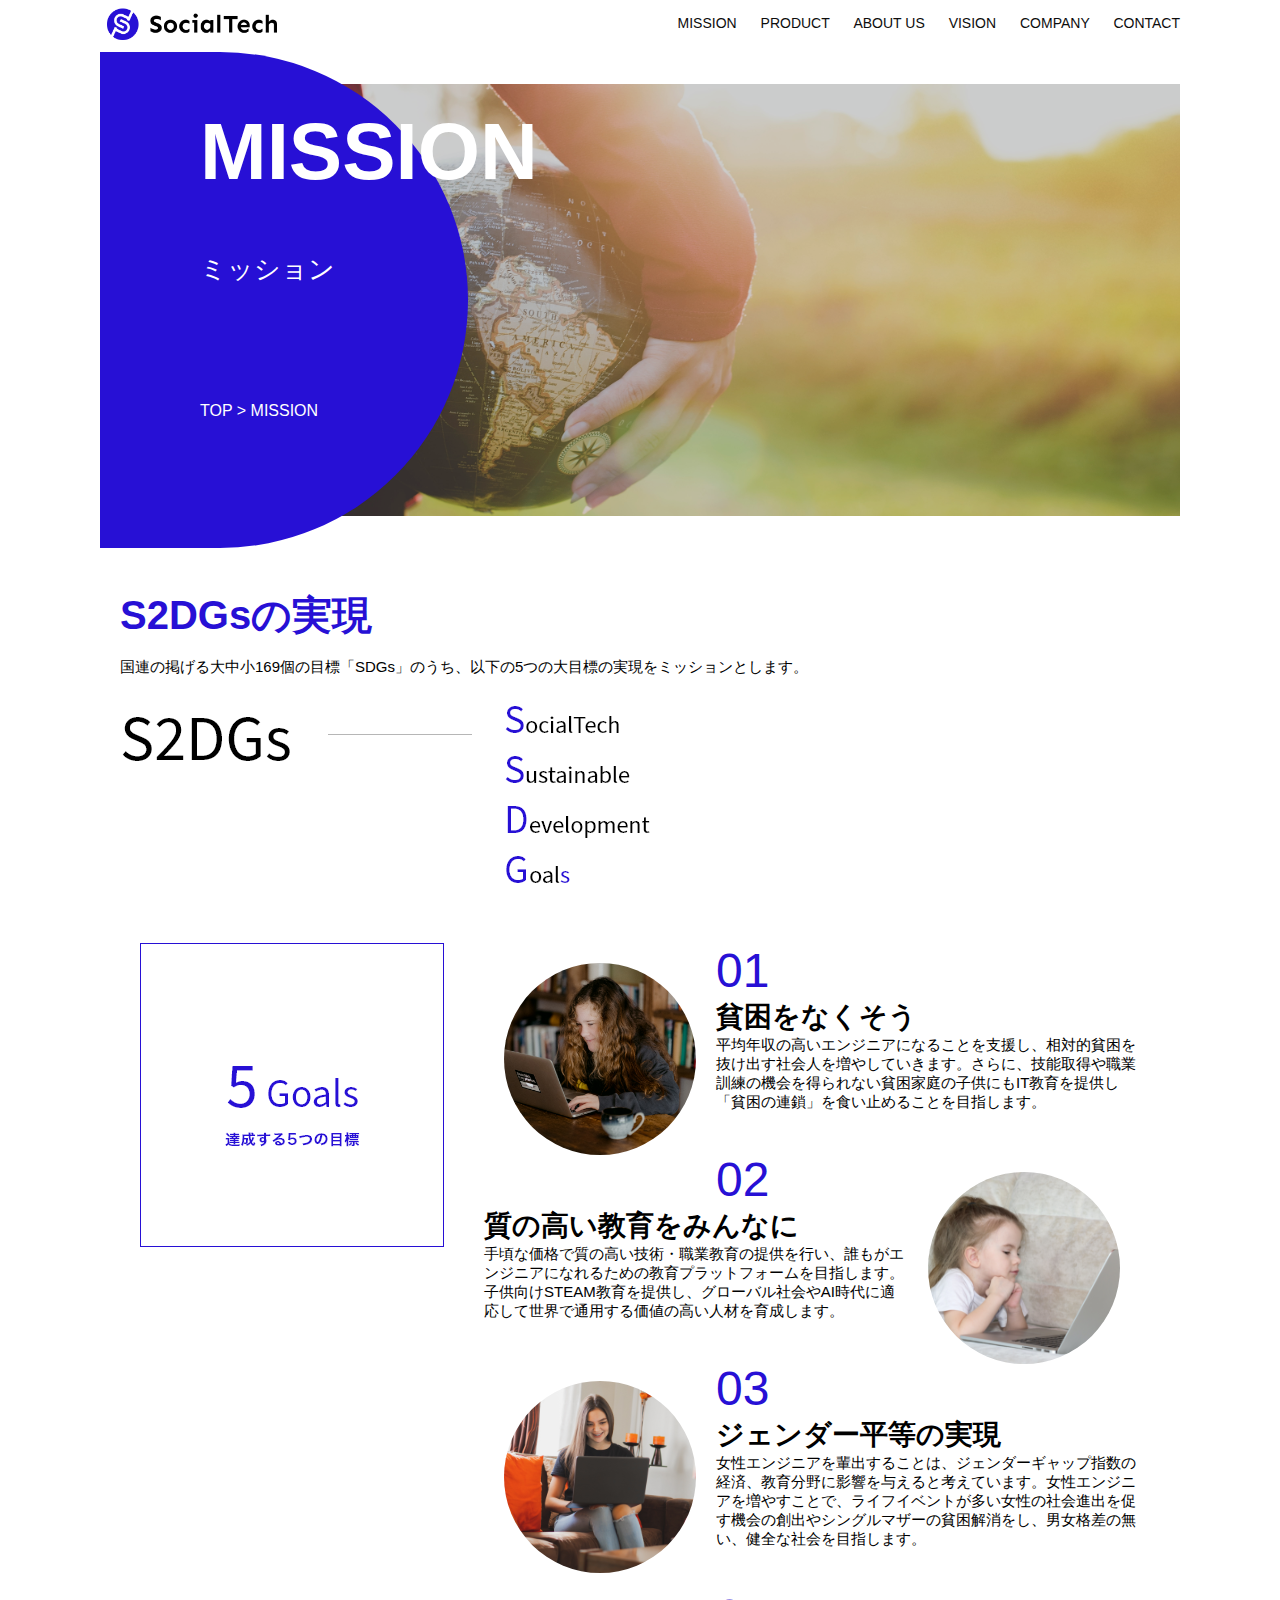
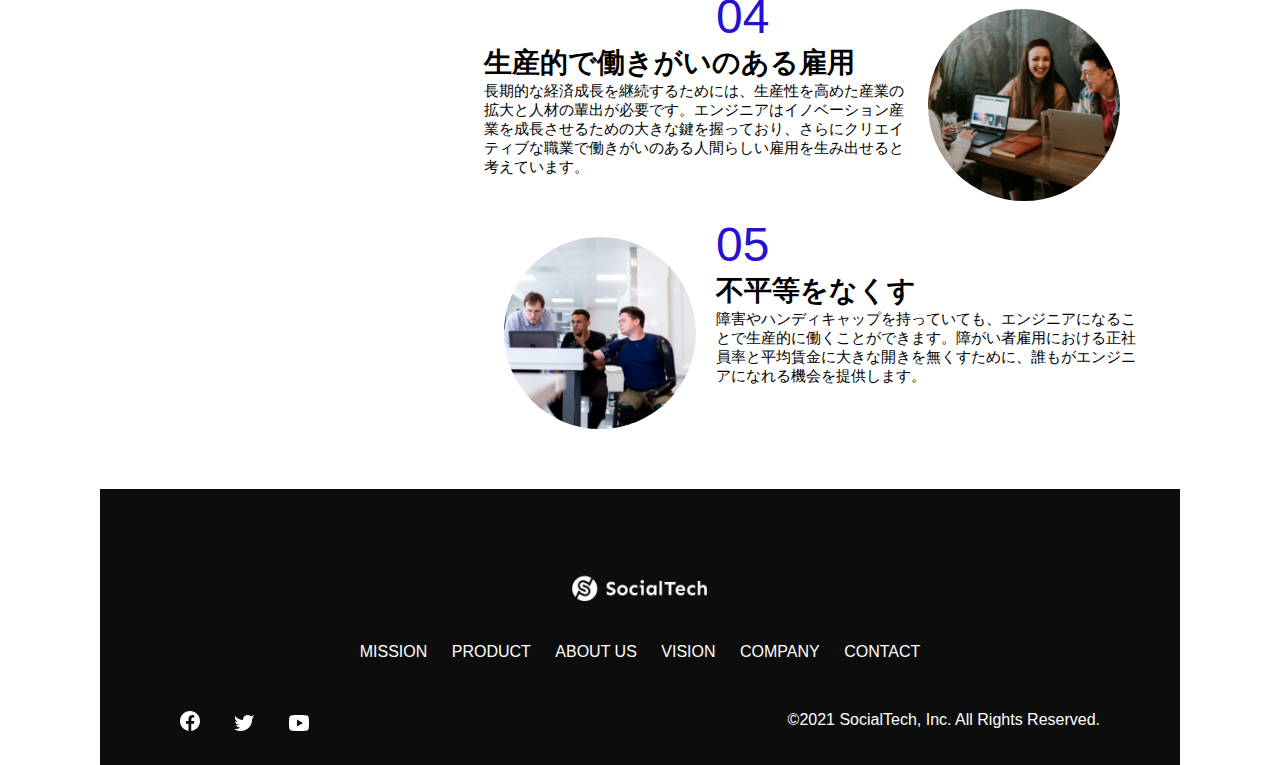
<file: kadai_tutorial_output/mission.html>
<!DOCTYPE html>
<html>

<head>
    <title>SocialTech - MISSION ミッション -</title>
    <meta charset="utf-8">
    <meta name="description" content="SocialTechが目指す5つの目標（S2DGs）を紹介します">
    <meta name="viewport" content="width=device-width, initial-scale=1.0">
    <link rel="stylesheet" href="style.css">
</head>

<body>
    <!-- ヘッダー -->
    <header>
        <!-- ロゴ -->
        <a href="index.html" id="logo"><img src="images/logo.png" alt="トップページに戻る"></a>

        <!-- PC用ナビゲーション -->
        <nav id="nav-pc">
            <a href="mission.html">MISSION</a>
            <a href="product.html">PRODUCT</a>
            <a href="index.html#aboutus">ABOUT US</a>
            <a href="index.html#vision">VISION</a>
            <a href="index.html#company">COMPANY</a>
            <a href="index.html#contact">CONTACT</a>
        </nav>

        <!-- スマホ用メニューボタン -->
        <img id="menu-sp" src="images/button-menu.png" alt="ナビゲーションを開く"
            onclick="document.getElementById('nav-sp').style.display = 'block'">

        <!-- スマホ用ナビゲーション -->
        <nav id="nav-sp">
            <img id="close" src="images/button-close.png" alt="ナビゲーションを閉じる"
                onclick="document.getElementById('nav-sp').style.display = 'none'">
            <a id="logo-sp" href="index.html" onclick="document.getElementById('nav-sp').style.display = 'none'"><img
                    src="images/logo-sp.png" alt="トップページに戻る"></a>
            <a class="menu" href="mission.html"
                onclick="document.getElementById('nav-sp').style.display = 'none'">MISSION</a>
            <a class="menu" href="product.html"
                onclick="document.getElementById('nav-sp').style.display = 'none'">PRODUCT</a>
            <a class="menu" href="index.html#aboutus"
                onclick="document.getElementById('nav-sp').style.display = 'none'">ABOUT US</a>
            <a class="menu" href="index.html#vision"
                onclick="document.getElementById('nav-sp').style.display = 'none'">VISION</a>
            <a class="menu" href="index.html#company"
                onclick="document.getElementById('nav-sp').style.display = 'none'">COMPANY</a>
            <a class="menu" href="index.html#contact"
                onclick="document.getElementById('nav-sp').style.display = 'none'">CONTACT</a>
            <div id="sns">
                <a href="https://www.facebook.com/sejuku2013"><img src="images/button-facebook.png"
                        alt="Facebookのリンク"></a>
                <a href="https://twitter.com/samuraijuku"><img src="images/button-twitter.png" alt="Twitterのリンク"></a>
                <a href="https://www.youtube.com/channel/UCCFOQO5aDK0xXam4cUQXT8g"><img src="images/button-youtube.png"
                        alt="YouTubeのリンク"></a>
            </div>
        </nav>
    </header>
    <main>
        <article>
            <section id="mission-main">
                <div id="mission-title">
                    <h1>MISSION</h1>
                    <span>ミッション</span>
                    <div>TOP > MISSION</div>
                </div>
            </section>
            <section id="mission-s2dgs">
                <h2 class="mission-h2">S2DGsの実現</h2>
                <p>国連の掲げる大中小169個の目標「SDGs」のうち、以下の5つの大目標の実現をミッションとします。</p>
                <img src="images/mission/mission-s2dgs.png" alt="S2DGs">
            </section>
            <section id="mission-5goals">
                <div>
                    <img id="s2dgs-image" src="images/mission/mission-5goals.png" alt="5Goals">
                </div>
                <div>
                    <div>
                        <img class="fivegoals-image-left" src="images/mission/mission-5goals01.png" alt="PCを操作する女の子">
                        <span class="fivegoals-number">01</span>
                        <h3 class="fivegoals-h3">貧困をなくそう</h3>
                        <p class="fivegoals-p">
                            平均年収の高いエンジニアになることを支援し、相対的貧困を抜け出す社会人を増やしていきます。さらに、技能取得や職業訓練の機会を得られない貧困家庭の子供にもIT教育を提供し「貧困の連鎖」を食い止めることを目指します。
                        </p>
                    </div>
                    <div>
                        <img class="fivegoals-image-right" src="images/mission/mission-5goals02.png"
                            alt="PCを見つめる小さい女の子">
                        <span class="fivegoals-number">02</span>
                        <h3 class="fivegoals-h3">質の高い教育をみんなに</h3>
                        <p class="fivegoals-p">
                            手頃な価格で質の高い技術・職業教育の提供を行い、誰もがエンジニアになれるための教育プラットフォームを目指します。子供向けSTEAM教育を提供し、グローバル社会やAI時代に適応して世界で通用する価値の高い人材を育成します。
                        </p>
                    </div>
                    <div>
                        <img class="fivegoals-image-left" src="images/mission/mission-5goals03.png" alt="PCを操作する女性">

                        <span class="fivegoals-number">03</span>
                        <h3 class="fivegoals-h3">ジェンダー平等の実現</h3>
                        <p class="fivegoals-p">
                            女性エンジニアを輩出することは、ジェンダーギャップ指数の経済、教育分野に影響を与えると考えています。女性エンジニアを増やすことで、ライフイベントが多い女性の社会進出を促す機会の創出やシングルマザーの貧困解消をし、男女格差の無い、健全な社会を目指します。
                        </p>
                    </div>
                    <div>
                        <img class="fivegoals-image-right" src="images/mission/mission-5goals04.png" alt="笑顔で話し合う3人の男女">
                        <span class="fivegoals-number">04</span>
                        <h3 class="fivegoals-h3">生産的で働きがいのある雇用</h3>
                        <p class="fivegoals-p">
                            長期的な経済成長を継続するためには、生産性を高めた産業の拡大と人材の輩出が必要です。エンジニアはイノベーション産業を成長させるための大きな鍵を握っており、さらにクリエイティブな職業で働きがいのある人間らしい雇用を生み出せると考えています。
                        </p>
                    </div>
                    <div>
                        <img class="fivegoals-image-left" src="images/mission/mission-5goals05.png"
                            alt="障害を持つ男性が生き生きと働く様子">
                        <span class="fivegoals-number">05</span>
                        <h3 class="fivegoals-h3">不平等をなくす</h3>
                        <p class="fivegoals-p">
                            障害やハンディキャップを持っていても、エンジニアになることで生産的に働くことができます。障がい者雇用における正社員率と平均賃金に大きな開きを無くすために、誰もがエンジニアになれる機会を提供します。
                        </p>
                    </div>
                </div>
            </section>
        </article>
        <footer>
            <div id="footer-logo">
                <img src="images/logo-sp.png" alt="SocialTech">
            </div>
            <div id="footer-link">
                <a href="mission.html">MISSION</a>
                <a href="product.html">PRODUCT</a>
                <a href="index.html#aboutus">ABOUT US</a>
                <a href="index.html#vision">VISION</a>
                <a href="index.html#company">COMPANY</a>
                <a href="index.html#contact">CONTACT</a>
            </div>
            <div id="sns-footer">
                <a href="https://www.facebook.com/sejuku2013"><img src="images/button-facebook.png"
                        alt="Facebookのリンク"></a>
                <a href="https://twitter.com/samuraijuku"><img src="images/button-twitter.png" alt="Twitterのリンク"></a>
                <a href="https://www.youtube.com/channel/UCCFOQO5aDK0xXam4cUQXT8g"><img src="images/button-youtube.png"
                        alt="YouTubeのリンク"></a>
                <span id="copyright">&copy;2021 SocialTech, Inc. All Rights Reserved. </span>
            </div>
        </footer>
    </main>
</body>

</html>
</file>
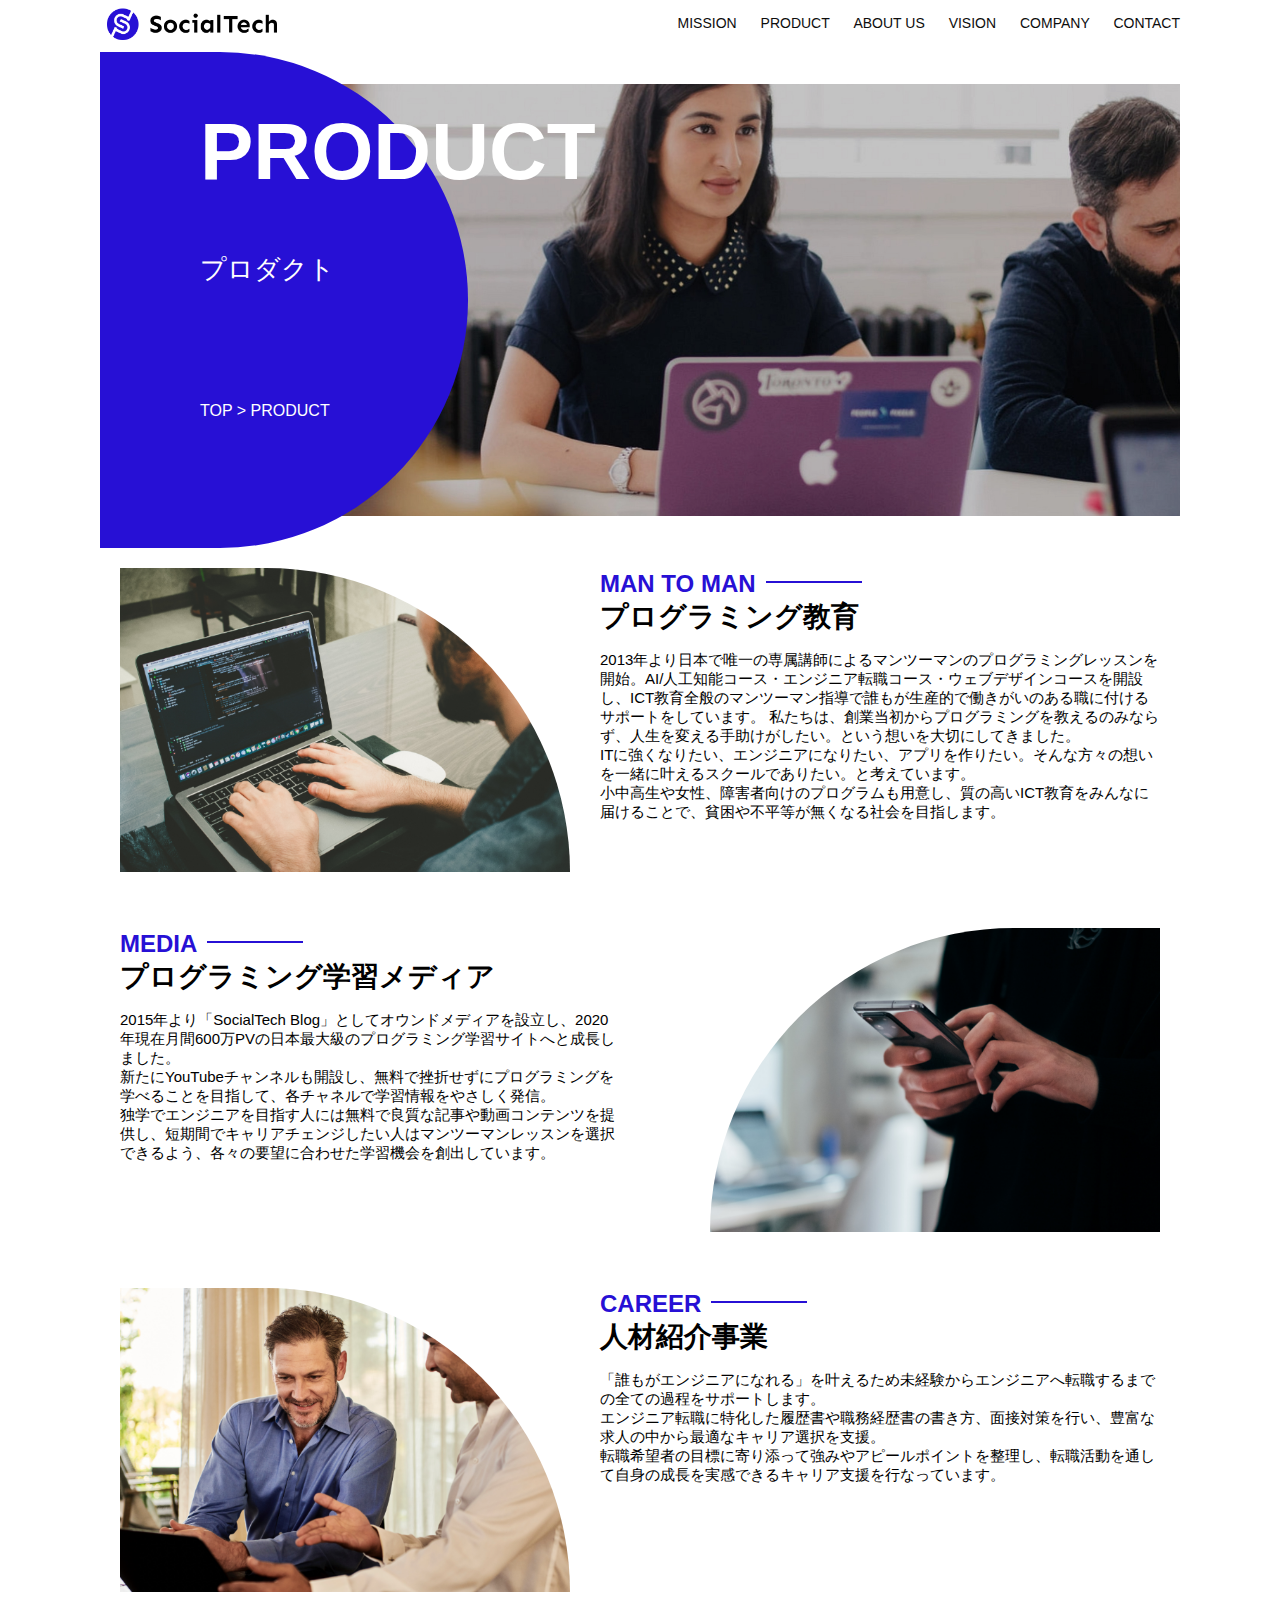
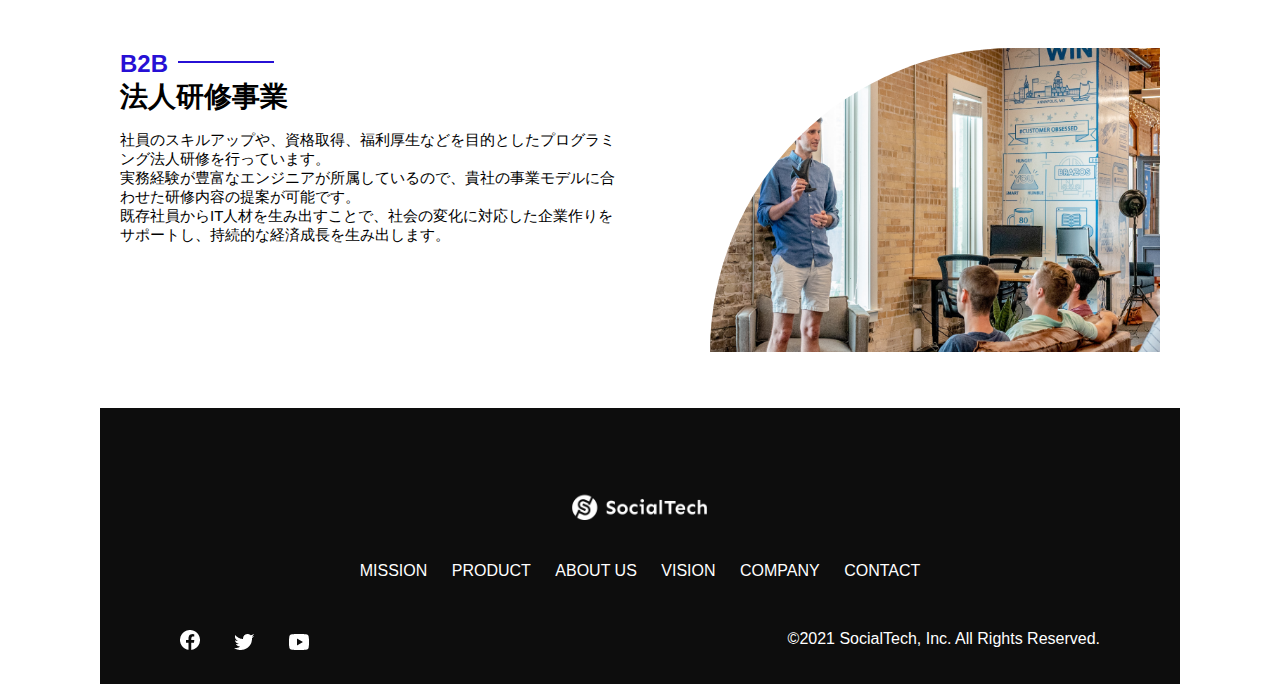
<file: kadai_tutorial_output/product.html>
<!DOCTYPE html>
<html>

<head>
    <title>SocialTech -PRODUCT プロダクト- </title>
    <meta charset="utf-8">
    <meta name="description" content="SocialTechの4つのプロダクトを紹介します">
    <meta name="viewport" content="width=device-width, initial-scale=1.0">
    <link rel="stylesheet" href="style.css">
</head>

<body>
    <!-- ヘッダー -->
    <header>
        <!-- ロゴ -->
        <a href="index.html" id="logo"><img src="images/logo.png" alt="トップページに戻る"></a>

        <!-- PC用ナビゲーション -->
        <nav id="nav-pc">
            <a href="mission.html">MISSION</a>
            <a href="product.html">PRODUCT</a>
            <a href="index.html#aboutus">ABOUT US</a>
            <a href="index.html#vision">VISION</a>
            <a href="index.html#company">COMPANY</a>
            <a href="index.html#contact">CONTACT</a>
        </nav>

        <!-- スマホ用メニューボタン -->
        <img id="menu-sp" src="images/button-menu.png" alt="ナビゲーションを開く"
            onclick="document.getElementById('nav-sp').style.display = 'block'">

        <!-- スマホ用ナビゲーション -->
        <nav id="nav-sp">
            <img id="close" src="images/button-close.png" alt="ナビゲーションを閉じる"
                onclick="document.getElementById('nav-sp').style.display = 'none'">
            <a id="logo-sp" href="index.html" onclick="document.getElementById('nav-sp').style.display = 'none'"><img
                    src="images/logo-sp.png" alt="トップページに戻る"></a>
            <a class="menu" href="mission.html"
                onclick="document.getElementById('nav-sp').style.display = 'none'">MISSION</a>
            <a class="menu" href="product.html"
                onclick="document.getElementById('nav-sp').style.display = 'none'">PRODUCT</a>
            <a class="menu" href="index.html#aboutus"
                onclick="document.getElementById('nav-sp').style.display = 'none'">ABOUT US</a>
            <a class="menu" href="index.html#vision"
                onclick="document.getElementById('nav-sp').style.display = 'none'">VISION</a>
            <a class="menu" href="index.html#company"
                onclick="document.getElementById('nav-sp').style.display = 'none'">COMPANY</a>
            <a class="menu" href="index.html#contact"
                onclick="document.getElementById('nav-sp').style.display = 'none'">CONTACT</a>
            <div id="sns">
                <a href="https://www.facebook.com/sejuku2013"><img src="images/button-facebook.png"
                        alt="Facebookのリンク"></a>
                <a href="https://twitter.com/samuraijuku"><img src="images/button-twitter.png" alt="Twitterのリンク"></a>
                <a href="https://www.youtube.com/channel/UCCFOQO5aDK0xXam4cUQXT8g"><img src="images/button-youtube.png"
                        alt="YouTubeのリンク"></a>
            </div>
        </nav>
    </header>
    <main>
        <article>
            <section id="product-main">
                <div id="product-title">
                    <h1>PRODUCT</h1>
                    <span>プロダクト</span>
                    <div>TOP > PRODUCT</div>
                </div>
            </section>
            <section class="product-section1">
                <img src="images/product/product-mantoman.png" alt="PCでコードを書く男性">
                <div>
                    <h2 class="product-h2">MAN TO MAN</h2>
                    <h3 class="product-h3">プログラミング教育</h3>
                    <p>2013年より日本で唯一の専属講師によるマンツーマンのプログラミングレッスンを開始。AI/人工知能コース・エンジニア転職コース・ウェブデザインコースを開設し、ICT教育全般のマンツーマン指導で誰もが生産的で働きがいのある職に付けるサポートをしています。
                        私たちは、創業当初からプログラミングを教えるのみならず、人生を変える手助けがしたい。という想いを大切にしてきました。<br>ITに強くなりたい、エンジニアになりたい、アプリを作りたい。そんな方々の想いを一緒に叶えるスクールでありたい。と考えています。<br>小中高生や女性、障害者向けのプログラムも用意し、質の高いICT教育をみんなに届けることで、貧困や不平等が無くなる社会を目指します。
                    </p>
                </div>
            </section>
            <section class="product-section2">
                <div>
                    <h2 class="product-h2">MEDIA</h2>
                    <h3 class="product-h3">プログラミング学習メディア</h3>
                    <p>2015年より「SocialTech
                        Blog」としてオウンドメディアを設立し、2020年現在月間600万PVの日本最大級のプログラミング学習サイトへと成長しました。<br>新たにYouTubeチャンネルも開設し、無料で挫折せずにプログラミングを学べることを目指して、各チャネルで学習情報をやさしく発信。<br>独学でエンジニアを目指す人には無料で良質な記事や動画コンテンツを提供し、短期間でキャリアチェンジしたい人はマンツーマンレッスンを選択できるよう、各々の要望に合わせた学習機会を創出しています。
                    </p>
                </div>
                <img src="images/product/product-media.png" alt="スマートフォンを操作する人">
            </section>
            <section class="product-section1">
                <img src="images/product/product-career.png" alt="笑顔で話し合う2人の男性">
                <div>
                    <h2 class="product-h2">CAREER</h2>
                    <h3 class="product-h3">人材紹介事業</h3>
                    <p>「誰もがエンジニアになれる」を叶えるため未経験からエンジニアへ転職するまでの全ての過程をサポートします。<br>エンジニア転職に特化した履歴書や職務経歴書の書き方、面接対策を行い、豊富な求人の中から最適なキャリア選択を支援。<br>転職希望者の目標に寄り添って強みやアピールポイントを整理し、転職活動を通して自身の成長を実感できるキャリア支援を行なっています。<br>
                    </p>
                </div>
            </section>
            <section class="product-section2">
                <div>
                    <h2 class="product-h2">B2B</h2>
                    <h3 class="product-h3">法人研修事業</h3>
                    <p>社員のスキルアップや、資格取得、福利厚生などを目的としたプログラミング法人研修を行っています。<br>実務経験が豊富なエンジニアが所属しているので、貴社の事業モデルに合わせた研修内容の提案が可能です。<br>既存社員からIT人材を生み出すことで、社会の変化に対応した企業作りをサポートし、持続的な経済成長を生み出します。
                    </p>
                </div>
                <img src="images/product/product-b2b.png" alt="講演中の男性とそれを聴く人々">
            </section>
        </article>
        <footer>
            <div id="footer-logo">
                <img src="images/logo-sp.png" alt="SocialTech">
            </div>
            <div id="footer-link">
                <a href="mission.html">MISSION</a>
                <a href="product.html">PRODUCT</a>
                <a href="index.html#aboutus">ABOUT US</a>
                <a href="index.html#vision">VISION</a>
                <a href="index.html#company">COMPANY</a>
                <a href="index.html#contact">CONTACT</a>
            </div>
            <div id="sns-footer">
                <a href="https://www.facebook.com/sejuku2013"><img src="images/button-facebook.png"
                        alt="Facebookのリンク"></a>
                <a href="https://twitter.com/samuraijuku"><img src="images/button-twitter.png" alt="Twitterのリンク"></a>
                <a href="https://www.youtube.com/channel/UCCFOQO5aDK0xXam4cUQXT8g"><img src="images/button-youtube.png"
                        alt="YouTubeのリンク"></a>
                <span id="copyright">&copy;2021 SocialTech, Inc. All Rights Reserved. </span>
            </div>
        </footer>
    </main>
</body>

</html>
</file>
<file: html-css-kadai_013/style.css>
/* PC、スマホ共通スタイル */
body {
  font-family: "Source Sans Pro", "Hiragino Kaku Gothic ProN", Meiryo, Arial,
    sans-serif;
}

p {
  font-size: 15px;
}

#main-visual>img {
  width: 100%;
}

/*================
PC用のスタイル 
=================*/
@media screen and (min-width: 768px) {
  /* 横幅設定 */
  body {
    max-width: 1080px;
    min-width: 960px;
    margin: 0 auto 0 auto;
  }

  /* ヘッダー */
  header {
    display: flex;
    justify-content: space-between;
  }

  /* ナビゲーションのレイアウト */
  #nav-pc {
    text-align: right;
    font-size: 14px;
    padding-top: 15px;
  }

  /* ナビゲーションのリンクの装飾設定 */
  #nav-pc>a {
    text-decoration: none;
    margin-left: 20px;
  }

  #nav-pc>a:link {
    color: #0d0d0d;
  }

  #nav-pc>a:visited {
    color: #0d0d0d;
  }

  #nav-pc>a:hover {
    color: #0d0d0d;
    text-decoration: underline;
  }

  #nav-pc>a:active {
    color: #0d0d0d;
  }

  #menu-sp {
    display: none;
  }

  #nav-sp {
    display: none;
  }

}

@media screen and (max-width: 767px) {

body {
  min-width: 375px;
  margin: 0;
}

#nav-pc {
  display: none;
}

#menu-sp {
  float: right;
  padding: 0;
}

#nav-sp {
  background-color: #ce933e;
  position: absolute;
  left: 0;
  top: 0;
  height: 100%;
  width: 100%;
  display: none;
  z-index: 100;
}

#close {
  position: absolute;
  top: 20px;
  right: 20px;
}

#logo-sp {
  margin: 80px 0 30px 20px;
}

#nav-sp > a {
  display: block;
}
#nav-sp > a:link {
  color: #ffffff;
}

#nav-sp > a:visited {
  color: #ffffff;
}

#nav-sp > a:hover {
  color: #ffffff;
  text-decoration: underline;
}
#nav-sp > a:active {
  color: #ffffff;
}

#nav-sp > .menu {
  text-decoration: none;
  display: block;
  margin: 0 20px 0 20px;
  height: 44px;
  font-size: 16px;
  background-image: url(images/arrow.png);
  background-repeat: no-repeat;
  background-position: right top;
}
}
</file>
<file: kadai_tutorial_output/style.css>
/* PC、スマホ共通スタイル */
body {
    font-family: "Source Sans Pro", "Hiragino Kaku Gothic ProN", Meiryo, Arial, sans-serif;
}

p {
    font-size: 15px;
}

/*================
 PC用のスタイル
=================*/
@media screen and (min-width: 768px) {
 /* 横幅設定 */
    body {
        max-width: 1080px;
        min-width: 960px;
        margin: 0 auto 0 auto;
    }

    /* ヘッダー */
    header {
        display: flex;
        justify-content: space-between;
    }

    /* ナビゲーションのレイアウト */
    #nav-pc {
        font-size: 14px;
        padding-top: 15px;
    }

    /* ナビゲーションのリンクの装飾設定 */
    #nav-pc > a {
        text-decoration: none;
        margin-left: 20px;
    }

    #nav-pc > a:link {
        color: #0d0d0d;
    }

    #nav-pc > a:visited {
        color: #0d0d0d;
    }

    #nav-pc > a:hover {
        color: #0d0d0d;
        text-decoration: underline;
    }

    #nav-pc > a:active {
        color: #0d0d0d;
    }

    /* スマホ用ナビを非表示 */
    #nav-sp,
    #menu-sp {
        display: none;
    }
    /* メインビジュアル*/
    #main-visual {
        position: relative;
        height: 400px;
    }

    #main-message {
        position: absolute;
        top: 0;
        left: 0;
        background-color: #2710d5;
        color: #ffffff;
        border-radius: 0 0 476px 0;
        max-width: 620px;
        height: 100%;
        width: 100%;
        z-index: 11;
    }

    #main-message > h1 {
        font-size: 60px;
        font-weight: bold;
        margin: 100px 0 0 50px;
    }

    #main-message > p {
        font-size: 28px;
        margin: 0 0 0 50px;
    }

    #main-visual > img {
        max-width: 620px;
        border-radius: 476px 0 0 0;
        position: absolute;
        top: 0;
        right: 0;
        z-index: 10;
    }

    /* 見出し */
    h2 {
        margin: 40px 0 0 0;
    }

    h2::after {
        content: url("images/line.png");
        margin-left: 10px;
    }

    h3 {
        font-size: 27px;
    }

    /* ミッション */
    #mission {
        margin: 80px auto 80px auto;
        width: 100%;
    }

    #mission-flex {
        width: 100%;
        display: flex;
    }

    #mission-flex > div {
        width: 50%;
        margin: 20px;
    }

    #mission-photo {
        width: 100%;
    }

    #s2dgs {
        margin-top: 50px;
        width: 100%;
    }

    /* プロダクト */
    #product {
        background-color: #fafafa;
        margin: 80px 0 80px 0;
        padding: 10px 40px 0px 40px;
    }

    /* 外枠 */
    #product > div {
        margin-top: 40px;
        display: flex;
    }

    /* 左のカラム */
    #product-left {
        width: 50%;
        margin-right: 20px;
    }

    /* 右のカラム */
    #product-right {
        width: 50%;
        margin-left: 20px;
        margin-top: 80px;
    }
    /* 写真＋説明の枠 */
    #product-left > div {
        position: relative;
        height: 480px;
        margin-right: 20px;
    }

    #product-right > div {
        position: relative;
        height: 480px;
        margin-left: 20px;
    }

    /* 写真 */
    .product-photo {
        width: 100%;
    }

    /* 説明文の枠 */
    .product-explain {
        background-color: #ffffff;
        position: absolute;
        left: 0;
        top: 280px;
        margin: 0 40px 0 40px;
        padding: 20px;
        box-shadow: 5px 5px 10px rgba(0, 0, 0, 0.05);
    }

    /* 説明文の英語 */
    .product-explain > span {
        color: #2710d5;
        font-weight: bold;
        font-size: 16px;
        margin: 0;
    }

    /* 説明文の見出し */
    .product-explain > h3 {
        font-size: 20px;
        margin: 5px 0 5px 0;
    }

    /* 説明文 */
    .product-explain > p {
        font-size: 14px;
        margin: 0;
    }

    /* もっと見るボタン */
    #product-more {
        margin: 0 auto -42px auto;
    }

    /* ABOUT US */
    #aboutus {
        margin: 80px auto 80px auto;
    }

    /* ３つの組織文化と画像を入れる枠 */
    #aboutus > div {
        display: flex;
    }

    /* 画像 */
    .culture-img {
        width: 100%;
        align-self: flex-start;
    }

    .culture-img2 {
        margin-top: 50px;
        width: 100%;
    }

    /* 3つの組織文化の表 */
    .culture-table {
        margin-right: 50px;
    }

    /* 番号 */
    .culture-num {
        font-size: 80px;
        color: #2710d5;
        margin: 0 20px 0 0;
    }

    /* 組織文化英語 */
    .culture-en {
        color: #2710d5;
        font-weight: bold;
        font-size: 24px;
        display: block;
    }

    /* 組織文化日本語 */
    .culture-jp {
        font-size: 28px;
        font-weight: bold;
    }

    /* 説明文 */
    .culture-description {
        margin: 0;
    }

    /* ビジョン */
    #vision {
        margin: 80px auto 80px auto;
    }

    /* セクション内の外枠 */
    #vision > div {
        width: 100%;
        display: flex;
        justify-content: space-between;
        flex-wrap: wrap;
    }

    /*7つの行動指針の枠*/
    .vision-box {
        width: 300px;
        height: 300px;
        margin-bottom: 30px;
        position: relative;
    }

    .vision-box > img {
        width: 100%;
        height: auto;
        position: absolute;
        top: 0;
        left: 0;
        z-index: 30;
    }

    .vision-box > span {
        position: absolute;
        top: 0;
        left: 0;
        z-index: 31;
        margin-right: 20px;
    }

    .vision-box > span > h4 {
        color: #2710d5;
        font-size: 19px;
        margin: 80px 0 0 0;
    }

    .vision-box > span > h4::first-letter {
        font-size: 40px;
    }

    .vision-box > span > h5 {
        font-size: 20px;
        margin: 0 0 0 0;
    }

    .vision-box > span > p {
        margin: 10px 0 0 0;
    }

    /*会社概要*/
    #company {
        margin: 80px auto 80px auto;
    }

    #company-table {
        width: 100%;
    }

    .tableheader {
        text-align: left;
        padding: 20px;
        border-bottom-color: #2710d5;
        border-bottom-width: 1px;
        border-bottom-style: solid;
        width: 100px;
    }

    .tableheader-first {
        text-align: left;
        padding: 20px;
        border-bottom-color: #2710d5;
        border-bottom-width: 1px;
        border-bottom-style: solid;
        border-top-color: #2710d5;
        border-top-width: 1px;
        border-top-style: solid;
        width: 100px;
    }

    .cell {
        padding: 30px;
        border-bottom-color: #ececec;
        border-bottom-width: 1px;
        border-bottom-style: solid;
    }

    .cell-first {
        padding: 30px;
        border-bottom-color: #ececec;
        border-bottom-width: 1px;
        border-bottom-style: solid;
        border-top-color: #ececec;
        border-top-width: 1px;
        border-top-style: solid;
    }

    #company > iframe {
        width: 100%;
        height: 368px;
        margin-top: 40px;
    }

    /* お問い合わせ */
    #contact {
        margin: 80px auto 80px auto;
    }

    /* 外枠 */
    #contact > form > div {
        display: flex;
        flex-direction: row;
        flex-wrap: wrap;
        padding-bottom: 30px;
    }

    /* 左列の見出し */
    .contact-heading {
        width: 240px;
        align-self: center;
    }

    /* 見出しのラベル */
    .contact-label {
        font-weight: bold;
    }

    /* 必須 */
    .contact-span {
        color: #ce2222;
        margin: 0 0 0 20px;
        font-weight: bold;
    }

    /* テキストボックス */
    .contact-textbox {
        border-top: 0;
        border-left: 0;
        border-right: 0;
        border-bottom-width: 1px;
        border-bottom-color: #707070;
        border-bottom-style: solid;
        background-color: #fafafa;
        width: 400px;
        height: 56px;
    }

    /* お問い合わせ内容のテキストエリア */
    .contact-textarea {
        border-top: 0;
        border-left: 0;
        border-right: 0;
        border-bottom-width: 1px;
        border-bottom-color: #707070;
        border-bottom-style: solid;
        background-color: #fafafa;
        width: 400px;
        height: 200px;
    }

    /* 個人情報の取り扱い */
    details {
        width: 700px;
    }

    details > div {
        background-color: #fafafa;
        padding: 20px;
    }

    details > div > span {
        font-weight: bold;
    }

    /* フッター */
    footer {
        background-color: #0d0d0d;
        text-align: center;
        padding: 80px 80px 30px 80px;
    }

    #footer-logo {
        margin-bottom: 30px;
    }

    #footer-link {
        margin-bottom: 50px;
    }

    #footer-link > a {
        text-decoration: none;
        margin: 10px;
    }

    #footer-link > a:link {
        color: #ffffff;
    }

    #footer-link > a:visited {
        color: #ffffff;
    }

    #footer-link > a:hover {
        color: #ffffff;
        text-decoration: underline;
    }

    #footer-link > a:active {
        color: #ffffff;
    }

    #sns-footer {
        text-align: left;
        width: 100%;
    }

    #sns-footer > a {
        margin-right: 30px;
    }

    #copyright {
        color: #ffffff;
        float: right;
    }
    /* mission.html用スタイル */
    /* ミッションのメインビジュアル */
    #mission-main {
        height: 496px;
        width: 100%;
        background-image: url("images/mission/mission-main.png");
        background-repeat: no-repeat;
        background-position-y: center;
    }

    #mission-title {
        background-color: #2710d5;
        width: 368px;
        color: #ffffff;
        height: 496px;
        border-radius: 0 248px 248px 0;
        position: relative;
    }

    #mission-title > h1 {
        position: absolute;
        top: 0;
        left: 100px;
        font-size: 80px;
    }

    #mission-title > span {
        position: absolute;
        top: 200px;
        left: 100px;
        font-size: 26px;
    }

    #mission-title > div {
        position: absolute;
        top: 350px;
        left: 100px;
        font-size: 16px;
    }

    #mission-s2dgs {
        width: 100%;
        margin: 20px;
    }

    .mission-h2 {
        color: #2710d5;
        font-size: 40px;
    }

    .mission-h2::after {
        content: none;
    }

    #mission-5goals {
        margin: 20px;
        display: flex;
    }

    #mission-5goals > div {
        flex-grow: 1;
        padding: 20px;
    }

    #mission-5goals > div > div {
        margin-bottom: 40px;
    }

    .fivegoals-image-right {
        float: right;
        margin: 20px;
    }

    .fivegoals-image-left {
        float: left;
        margin: 20px;
    }

    .fivegoals-number {
        color: #2710d5;
        font-size: 48px;
        margin: 0;
    }

    .fivegoals-h3 {
        font-size: 28px;
        margin: 0;
    }
    
    .fivegoals-p {
        margin: 0;
    }

    /* プロダクトページ */
    #product-main {
        height: 496px;
        width: 100%;
        background-image: url("images/product/product-main.png");
        background-repeat: no-repeat;
        background-position-y: center;
    }

    #product-title {
        background-color: #2710d5;
        width: 368px;
        color: #ffffff;
        height: 496px;
        border-radius: 0 248px 248px 0;
        position: relative;
    }

    #product-title > h1 {
        position: absolute;
        top: 0;
        left: 100px;
        font-size: 80px;
    }

    #product-title > span {
        position: absolute;
        top: 200px;
        left: 100px;
        font-size: 26px;
    }

    #product-title > div {
        position: absolute;
        top: 350px;
        left: 100px;
        font-size: 16px;
    }

    /* セクション1 */
    .product-section1 {
        position: relative;
        margin: 20px;
        height: 340px;
    }

    .product-section1 > img {
        position: absolute;
        top: 0;
        left: 0;
        width: 450px;
        margin: 0 40px 30px 0;
        border-radius: 0 432px 0 0;
    }

    .product-section1 > div {
        position: absolute;
        top: 0;
        left: 480px;
    }

    /* セクション２ */
    .product-section2 {
        position: relative;
        margin: 20px;
        height: 340px;
    }

    .product-section2 > img {
        position: absolute;
        top: 0;
        right: 0;
        width: 450px;
        margin: 0 0 30px 40px;
        border-radius: 432px 0 0 0;
    }

    .product-section2 > div {
        width: 500px;
        position: absolute;
        top: 0;
        left: 0;
    }

    .product-h2 {
        color: #2710d5;
        font-size: 24px;
        margin: 0;
    }

    .product-h3 {
        font-size: 28px;
        margin: 0;
    }
        
    }
/*＝＝＝＝＝＝スマホ用スタイル＝＝＝＝＝＝*/
@media screen and (max-width: 767px) {
    body {
        min-width: 375px;
        margin: 0;
    }

    /* PC用ナビゲーション非表示 */
    #nav-pc {
        display: none;
    }

    /* ハンバーガーメニュー */
    #menu-sp {
        float: right;
        padding: 0;
    }

    /* スマホ用ナビゲーションの表示切替 */
    /* 初期状態、レイアウトと非表示設定 */
    #nav-sp {
        background-color: #2710d5;
        position: absolute;
        left: 0;
        top: 0;
        height: 100%;
        width: 100%;
        display: none;
        z-index: 100;
    }

    /* ×ボタン */
    #close {
        position: absolute;
        top: 20px;
        right: 20px;
    }

    /* ナビゲーションメニュー用ロゴ */
    #logo-sp {
        margin: 80px 0 30px 20px;
    }

    /* ナビゲーションのリンクの装飾設定 */
    #nav-sp > a {
        display: block;
    }

    #nav-sp > a:link {
        color: #ffffff;
    }
    
    #nav-sp > a:visited {
        color: #ffffff;
    }

    #nav-sp > a:hover {
        color: #ffffff;
        text-decoration: underline;
    }

    #nav-sp > a:active {
        color: #ffffff;
    }

    #nav-sp > .menu {
        text-decoration: none;
        display: block;
        margin: 0 20px 0 20px;
        height: 44px;
        font-size: 16px;
        background-image: url("images/arrow.png");
        background-repeat: no-repeat;
        background-position: right top;
    }

    #sns {
        position: absolute;
        bottom: 20px;
        left: 20px;
    }

    #sns > a {
        margin-right: 30px;
    }

    /* メインビジュアル */
    #main-visual {
        position: relative;
        height: 470px;
        width: 100%;
        overflow: hidden;
    }

    #main-visual > div {
        position: absolute;
        top: 0;
        left: 0;
        background-color: #2710d5;
        color: white;
        border-radius: 0 0 476px 0;
        text-align: center;
        height: 280px;
        width: 100%;
        z-index: 11;
    }

    #main-visual > div > h1 {
        font-size: 28px;
        margin: 90px 0 0 0;
    }

    #main-visual > div > p {
        margin: 0;
    }

    #main-visual > img {
        width: 100%;
        border-radius: 476px 0 0 0;
        z-index: 10;
        position: absolute;
        bottom: 0;
        right: 0;
    }

    /* 見出し */
    h2::after {
        content: url("images/line.png");
        margin-left: 10px;
    }

    h3 {
        font-size: 24px;
        margin: 10px 0 0 0;
    }

    /* ミッション */
    #mission {
        margin: 20px;
    }

    #mission-photo {
        width: 100%;
    }

    #s2dgs {
        width: 100%;
    }

    /* プロダクト */
    #product {
        background-color: #fafafa;
        padding-top: 10px;
    }

    #product h2 {
        margin-left: 20px;
    }

    /* 外枠 */
    /* 左右のカラム　スマホでは縦並び */
    #product-left,
    #product-right {
        margin-right: 20px;
        margin-left: 20px;
    }

    /* 画像＋説明の枠 */
    #product-left > div,
    #product-right > div {
        position: relative;
        height: 540px;
    }

    /* 説明文の枠 */
    .product-explain {
        background-color: #ffffff;
        position: absolute;
        left: 0;
        bottom: 50px;
        padding: 20px;
        box-shadow: 5px 5px 10px rgba(0, 0, 0, 0.05);
    }

    .product-explain > span {
        color: #2710d5;
        font-weight: bold;
        font-size: 16px;
        margin: 0px;
    }

    .product-explain > h3 {
        margin: 10px 0 10px 0;
    }

    /* 画像 */
    .product-photo {
        width: 100%;
    }

    #product-more > img {
        margin: 0 0 -42px 20px;
    }

    /* ABOUT US */
    #aboutus {
        margin: 80px 20px 80px 20px;
    }

    #aboutus > div {
        display: flex;
        flex-direction: column;
    }

    .culture-table {
        width: 100%;
        padding-right: 20px;
        order: 2;
    }

    .culture-img {
        width: 100%;
        order: 1;
    }

    .culture-img2 {
        width: 100%;
    }

    .culture-num {
        font-size: 80px;
        color: #2710d5;
    }

    .culture-en {
        color: #2710d5;
        font-weight: bold;
        font-size: 24px;
        display: block;
    }

    .culture-jp {
        display: block;
    }

    .culture-description {
        margin: 0;
    }

    /* ビジョン */
    #vision {
        margin: 80px 20px 80px 20px;
    }

    .vision-box {
        width: 300px;
        height: 300px;
        margin-bottom: 30px;
        position: relative;
    }

    .vision-box > img {
        width: 100%;
        height: auto;
        position: absolute;
        top: 0;
        left: 0;
        z-index: 30;
    }

    .vision-box > span {
        position: absolute;
        top: 0;
        left: 0;
        z-index: 31;
        margin-right: 20px;
    }

    .vision-box > span > h4 {
        color: #2710d5;
        font-size: 19px;
        margin: 60px 0 0 0;
    }

    .vision-box > span > h5 {
        font-size: 20px;
        margin: 0 0 0 0;
    }

    .vision-box > span > p {
        margin: 10px 0 0 0;
    }

    /* 会社概要 */
    #company {
        margin: 0 20px 0 20px;
    }

    #company > h3 {
        margin-bottom: 20px;
    }

    #company > table {
        width: 100%;
    }

    .tableheader-first {
        text-align: left;
        padding: 20px;
        border-bottom-color: #2710d5;
        border-bottom-width: 1px;
        border-bottom-style: solid;
        border-top-color: #2710d5;
        border-top-width: 1px;
        border-top-style: solid;
        width: 50px;
    }

    .tableheader {
        text-align: left;
        padding: 20px;
        border-bottom-color: #2710d5;
        border-bottom-width: 1px;
        border-bottom-style: solid;
        width: 50px;
    }

    .cell {
        padding: 20px;
        border-bottom-color: #ececec;
        border-bottom-width: 1px;
        border-bottom-style: solid;
    }

    .cell-first {
        padding: 20px;
        border-bottom-color: #ececec;
        border-bottom-width: 1px;
        border-bottom-style: solid;
        border-top-color: #ececec;
        border-top-width: 1px;
        border-top-style: solid;
    }

    #company > iframe {
        width: 100%;
        height: 240px;
        margin: 40px 0 0 0;
    }

    /* お問い合わせ */
    #contact {
        margin: 80px 20px 80px 20px;
    }

    #contact > h3 {
        margin-bottom: 20px;
    }

    #contact > form > div {
        margin-bottom: 20px;
    }

    .contact-heading {
        margin-bottom: 20px;
    }
    /* ラベル */
    .contact-label {
        font-weight: bold;
    }

    /* 必須 */
    .contact-span {
        color: #ce2222;
        margin: 0 0 0 20px;
        font-weight: bold;
    }

    .contact-textbox {
        height: 56px;
        border-top: 0;
        border-left: 0;
        border-right: 0;
        background-color: #fafafa;
        border-bottom-color: #707070;
        border-bottom-width: 1px;
        border-style: solid;
        min-width: 300px;
        width: 100%;
    }

    .contact-textarea {
        height: 150px;
        border-top: 0;
        border-left: 0;
        border-right: 0;
        background-color: #fafafa;
        width: 100%;
    }

    .radiobutton {
        margin-bottom: 20px;
    }

    .radiobutton + label::after {
        content: "\A";
        white-space: pre;
    }

    /* フッター */
    footer {
        background-color: #0d0d0d;
        padding: 30px 20px 50px 20px;
    }

    #footer-logo {
        margin-bottom: 30px;
    }

    #footer-link {
        margin-bottom: 50px;
    }

    #footer-link > a {
        text-decoration: none;
        margin: 0 20px 30px 0;
        display: block;
        background-image: url("images/arrow.png");
        background-repeat: no-repeat;
        background-position: right top;
    }

    #footer-link > a:link {
        color: #ffffff;
    }

    #footer-link > a:visited {
        color: #ffffff;
    }

    #footer-link > a:hover {
        color: #ffffff;
        text-decoration: underline;
    }

    #footer-link > a:active {
        color: #ffffff;
    }

    #sns-footer > a {
        margin-right: 30px;
    }

    #copyright {
        font-size: 12px;
        display: block;
        margin-top: 30px;
        color: #ffffff;
    }

    /* mission.html用スタイル */
    /* ミッションのメインビジュアル */
    #mission-main {
        height: 256px;
        width: 100%;
        background-image: url("images/mission/mission-main.png");
        background-repeat: no-repeat;
        background-position-y: center;
        background-size: auto 208px;
    }

    #mission-title {
        background-color: #2710d5;
        width: 136px;
        color: #ffffff;
        height: 256px;
        border-radius: 0 248px 248px 0;
        position: relative;
    }

    #mission-title > h1 {
        position: absolute;
        top: 0;
        left: 20px;
        font-size: 40px;
    }

    #mission-title > span {
        position: absolute;
        top: 110px;
        left: 20px;
        font-size: 18px;
    }

    #mission-title > div {
        position: absolute;
        top: 180px;
        left: 20px;
        font-size: 13px;
    }

    /* ミッションページ　S2DGSの設定 */
    #mission-s2dgs {
        margin: 20px;
    }

    .mission-h2 {
        color: #2710d5;
        font-size: 38px;
        margin: 0px;
    }

    .mission-h2::after {
        content: none;
    }

    #mission-s2dgs > img {
        width: 100%;
    }

    /* ミッションページ　5Goalsの設定 */
    #mission-5goals {
        margin: 20px;
    }

    #mission-5goals > div > div {
        margin-bottom: 40px;
    }

    #s2dgs-image {
        width: 100%;
    }

    .fivegoals-image-right {
        margin: 20px auto 20px auto;
        display: block;
    }

    .fivegoals-image-left {
        margin: 20px auto 20px auto;
        display: block;
    }

    .fivegoals-number {
        color: #2710d5;
        font-size: 48px;
        margin: 0;
    }

    .fivegoals-h3 {
        font-size: 28px;
        margin: 0;
    }

    .fivegoals-p {
        margin: 0;
    }

    /* プロダクトページ */
    #product-main {
        height: 256px;
        width: 100%;
        background-image: url("images/product/product-main.png");
        background-repeat: no-repeat;
        background-position-y: center;
        background-size: auto 208px;
    }

    #product-title {
        background-color: #2710d5;
        width: 136px;
        color: #ffffff;
        height: 256px;
        border-radius: 0 248px 248px 0;
        position: relative;
    }

    #product-title > h1 {
        position: absolute;
        top: 0;
        left: 20px;
        font-size: 40px;
    }

    #product-title > span {
        position: absolute;
        top: 110px;
        left: 20px;
        font-size: 18px;
    }

    #product-title > div {
        position: absolute;
        top: 180px;
        left: 20px;
        font-size: 13px;
    }

    .product-section1 {
        margin: 20px;
    }

    .product-section1 > img {
        width: 100%;
        border-radius: 0 300px 0 0;
    }

    .product-section2 {
        margin: 20px;
        display: flex;
        flex-direction: column;
    }

    .product-section2 > img {
        order: 1;
        width: 100%;
        border-radius: 300px 0 0 0;
    }

    .product-section2 > div {
        order: 2;
    }

    .product-h2 {
        color: #2710d5;
        font-size: 24px;
        margin: 0;
    }

    .product-h3 {
        font-size: 28px;
        margin: 0;
    }
}
</file>
<file: socialtech-kadai_012/style.css>
/* PC、スマホ共通スタイル */
body {
  font-family: "Source Sans Pro", "Hiragino Kaku Gothic ProN", Meiryo, Arial,
    sans-serif;
}

p {
  font-size: 15px;
}

/*================
PC用のスタイル 
=================*/
/* 横幅設定 */
body {
  max-width: 1080px;
  min-width: 960px;
  margin: 0 auto 0 auto;
}

/* ヘッダー */
header {
  display: flex;
  justify-content: space-between;
}

/* ナビゲーションのレイアウト */
#nav-pc {
  text-align: right;
  font-size: 14px;
  padding-top: 15px;
}

/* ナビゲーションのリンクの装飾設定 */
#nav-pc>a {
  text-decoration: none;
  margin-left: 20px;
}

#nav-pc>a:link {
  color: #0d0d0d;
}

#nav-pc>a:visited {
  color: #0d0d0d;
}

#nav-pc>a:hover {
  color: #0d0d0d;
  text-decoration: underline;
}

#nav-pc>a:active {
  color: #0d0d0d;
}

/* メインビジュアル*/
#main-visual {
  position: relative;
  height: 400px;
}

#main-message {
  position: absolute;
  top: 0;
  left: 0;
  background-color: #2710d5;
  color: #ffffff;
  border-radius: 0 0 476px 0;
  max-width: 620px;
  height: 100%;
  width: 100%;
  z-index: 11;
}

#main-message>h1 {
  font-size: 60px;
  font-weight: bold;
  margin: 100px 0 0 50px;
}

#main-message>p {
  font-size: 28px;
  margin: 0 0 0 50px;
}

#main-visual>img {
  max-width: 620px;
  border-radius: 476px 0 0 0;
  position: absolute;
  top: 0;
  right: 0;
  z-index: 10;
}

/* 見出し */
h2 {
  margin: 40px 0 0 0;
}

h2::after {
  content: url("images/line.png");
  margin-left: 10px;
}

h3 {
  font-size: 27px;
}

/* ミッション */
#mission {
  margin: 80px auto 80px auto;
  width: 100%;
}

#mission-flex {
  width: 100%;
  display: flex;
}

#mission-flex>div {
  width: 50%;
  margin: 20px;
}

#mission-photo {
  width: 100%;
}

#s2dgs {
  margin-top: 50px;
}

/* プロダクト */
#product {
  background-color: #fafafa;
  width: 100%;
  margin: 80px 0 80px 0;
  padding: 10px 40px 0px 40px;
}

/* 外枠 */
#product>div {
  margin-top: 40px;
  display: flex;
}

/* 左のカラム */
#product-left {
  width: 50%;
  margin-right: 20px;
}

/* 右のカラム */
#product-right {
  width: 50%;
  margin-left: 20px;
  margin-top: 80px;
}

/* 画像＋説明の枠 */
#product-left>div {
  position: relative;
  height: 480px;
  margin-right: 20px;
}

#product-right>div {
  position: relative;
  height: 480px;
  margin-left: 20px;
}

/* 画像 */
.product-photo {
  width: 100%;
}

/* 説明文の枠 */
.product-explain {
  background-color: #ffffff;
  position: absolute;
  left: 0;
  top: 280px;
  margin: 0 40px 0 40px;
  padding: 20px;
  box-shadow: 5px 5px 10px rgba(0, 0, 0, 0.05);
}

/* 説明文の英語 */
.product-explain>span {
  color: #2710d5;
  font-weight: bold;
  font-size: 16px;
  margin: 0;
}

/* 説明文の見出し */
.product-explain>h3 {
  margin: 5px 0 5px 0;
}

/* 説明文 */
.product-explain>p {
  margin: 0;
}

/* 「もっとみる」ボタン */
#product-more {
  margin: 0 auto -42px auto;
}

/* ABOUT US */
#aboutus {
  margin: 80px auto 80px auto;
}

/* 3つの組織文化と画像を入れる枠 */
#aboutus>div {
  display: flex;
}

/* 画像 */
.culture-img {
  width: 100%;
  align-self: flex-start;
}

.culture-img2 {
  margin-top: 50px;
  width: 100%;
}

/* 3つの組織文化の表 */
.culture-table {
  max-width: 500px;
  margin-right: 50px;
}

/* 番号 */
.culture-num {
  font-size: 80px;
  color: #2710d5;
  margin: 0 20px 0 0;
}

/* 組織文化英語 */
.culture-en {
  color: #2710d5;
  font-weight: bold;
  font-size: 24px;
  display: block;
}

/* 組織文化日本語 */
.culture-jp {
  font-size: 28px;
  font-weight: bold;
}

/* 説明文 */
.culture-description {
  margin: 0;
}

/* ビジョン */
#vision {
  margin: 80px auto 80px auto;
}

/* セクション内の外枠 */
#vision>div {
  width: 100%;
  display: flex;
  justify-content: space-between;
  flex-wrap: wrap;
}

/* 7つの行動指針の枠 */
.vision-box {
  width: 300px;
  height: 300px;
  margin-bottom: 30px;
  position: relative;
}

.vision-box>img {
  width: 100%;
  height: auto;
  position: absolute;
  top: 0;
  left: 0;
  z-index: 30;
}

.vision-box>span {
  position: absolute;
  top: 0;
  left: 0;
  z-index: 31;
  margin-right: 20px;
}

.vision-box>span>h4 {
  color: #2710d5;
  font-size: 19px;
  margin: 80px 0 0 0;
  Ï
}

.vision-box>span>h4::first-letter {
  font-size: 40px;
}

.vision-box>span>h5 {
  font-size: 20px;
  margin: 0 0 0 0;
}

.vision-box>span>p {
  margin: 10px 0 0 0;
}

/* 会社概要 */
#company {
  margin: 80px auto 80px auto;
}

#company-table {
  width: 100%;
}

.tableheader {
  text-align: left;
  padding: 20px;
  border-bottom-color: #2710d5;
  border-bottom-width: 1px;
  border-bottom-style: solid;
  width: 100px;
}

.tableheader-first {
  text-align: left;
  padding: 20px;
  border-bottom-color: #2710d5;
  border-bottom-width: 1px;
  border-bottom-style: solid;
  border-top-color: #2710d5;
  border-top-width: 1px;
  border-top-style: solid;
  width: 100px;
}

.cell {
  padding: 30px;
  border-bottom-color: #ececec;
  border-bottom-width: 1px;
  border-bottom-style: solid;
}

.cell-first {
  padding: 30px;
  border-bottom-color: #ececec;
  border-bottom-width: 1px;
  border-bottom-style: solid;
  border-top-color: #ececec;
  border-top-width: 1px;
  border-top-style: solid;
}

#company>iframe {
  width: 100%;
  height: 368px;
  margin-top: 40px;
}

/* お問い合わせ */
#contact {
  margin: 80px auto 80px auto;
}

/* 外枠 */
#contact>form>div {
  display: flex;
  flex-direction: row;
  flex-wrap: wrap;
  padding-bottom: 30px;
}

/* 左列の見出し */
.contact-heading {
  width: 240px;
  align-self: center;
}

/* 見出しのラベル */
.contact-label {
  font-weight: bold;
}

/* 必須 */
.contact-span {
  color: #ce2222;
  margin: 0 0 0 20px;
  font-weight: bold;
}

/* テキストボックス */
.contact-textbox {
  border-top: 0;
  border-left: 0;
  border-right: 0;
  border-bottom-width: 1px;
  border-bottom-color: #707070;
  border-bottom-style: solid;
  background-color: #fafafa;
  width: 400px;
  height: 56px;
}

/* お問い合わせ内容のテキストエリア */
.contact-textarea {
  border-top: 0;
  border-left: 0;
  border-right: 0;
  border-bottom-width: 1px;
  border-bottom-color: #707070;
  border-bottom-style: solid;
  background-color: #fafafa;
  width: 400px;
  height: 200px;
}

/* 個人情報の取り扱い */
details {
  width: 700px;
}

details>div {
  background-color: #fafafa;
  padding: 20px;
}

details>div>span {
  font-weight: bold;
}

/* フッター */
footer {
  background-color: #0d0d0d;
  text-align: center;
  padding: 80px 80px 30px 80px;
}

#footer-logo {
  margin-bottom: 30px;
}

#footer-link {
  margin-bottom: 50px;
}
#footer-link > a {
  text-decoration: none;
  margin: 10px;
}
#footer-link > a:link {
  color: #ffffff;
}
#footer-link > a:visited {
  color: #ffffff;
}
#footer-link > a:hover {
  color: #ffffff;
  text-decoration: underline;
}
#footer-link > a:active {
  color: #ffffff;
}

#sns-footer {
  text-align: left;
  width: 100%;
}

#sns-footer > a {
  margin-right: 30px;
}

#copyright {
  color: #ffffff;
  float: right;
}

#cases {
  margin:40px 0;
  width: 100%;
}

ul {
  display: flex;
  list-style-type: none;
}

li {
  width: 33%;
  margin: 20px;
  box-shadow: 5px 5px 15px rgba(0, 0, 0, 0.2);
}

.case-card {
  background-color: #ffffff;
  min-height: 400px;
  
}

.case-img {
  width: 100%;
}

.case-info {
  padding: 10px 20px;
}

.case-name {
  color: #2710d5;
  font-size: 19px;
}

.case-content {
  font-size: 14px;
}
</file>
<file: socialtech/style.css>
body {
    font-family: "Source Sans Pro", "Hiragino Kaku Gothic ProN", Meiryo, Arial, sans-serif;
}

p {
    font-size: 15px;
}

@media screen and (min-width: 768px) {

body {
    max-width: 1080px;
    min-width: 960px;
    margin: 0 auto 0 auto;
}

header {
    display: flex;
    justify-content: space-between;
}

#nav-pc {
    font-size: 14px;
    padding-top: 15px;
}

#nav-pc > a {
    text-decoration: none;
    margin-left: 20px;
}

#nav-pc > a:link {
    color: #0d0d0d;
}

#nav-pc > a:visited {
    color: #0d0d0d;
}

#nav-pc > a:hover {
    color: #0d0d0d;
    text-decoration: underline;
}

#nav-pc > a:active {
    color: #0d0d0d;
}

/* スマホ用ナビを非表示 */
#nav-sp,
#menu-sp {
    display: none;
}

#main-visual {
    position: relative;
    height: 400px;
}

#main-message {
    position: absolute;
    top: 0;
    left: 0;
    background-color: #2710d5;
    color: #ffffff;
    border-radius: 0 0 476px 0;
    max-width: 620px;
    height: 100%;
    width: 100%;
    z-index: 11;
}

#main-message > h1 {
    font-size: 60px;
    font-weight: bold;
    margin: 100px 0 0 50px;
}

#main-message > p {
    font-size: 28px;
    margin: 0 0 0 50px;
}

#main-visual > img {
    max-width: 620px;
    border-radius: 476px 0 0 0;
    position: absolute;
    top: 0;
    right: 0;
    z-index: 10;
}

h2 {
    margin: 40px 0 0 0;
}

h2::after {
    content: url(images/line.png);
    margin-left: 10px;
}

h3 {
    font-size: 27px;
}

#mission {
    margin: 80px auto 80px auto;
    width: 100%;
}

#mission-flex {
    width: 100%;
    display: flex;
}

#mission-flex > div {
    width: 50%;
    margin: 20px;
}

#mission-photo {
    width: 100%;
}

#s2dgs {
    margin-top: 50px;
    width: 100%;
}

#product {
    background-color: #fafafa;
    margin: 80px 0 80px 0;
    padding: 10px 40px 0px 40px;
}

#product > div {
    margin-top: 40px;
    display: flex;
}

#product-left {
    width: 50%;
    margin-right: 20px;
}

#product-right {
    width: 50%;
    margin-left: 20px;
    margin-top: 80px;
}
 /*  */
#product-left > div {
    position: relative;
    height: 480px;
    margin-right: 20px;
}

#product-right > div {
    position: relative;
    height: 480px;
    margin-left: 20px;
}

 #product-photo {
    width: 100%;
 }

 .product-explain {
    background-color: #ffffff;
    position: absolute;
    left: 0;
    top: 280px;
    margin: 0 40px 0 4opx;
    padding: 20px;
    box-shadow: 5px 5px 10px rgba(0, 0, 0, 0.05);
 }

 .product-explain > span {
    color: #2710d5;
    font-weight: bold;
    font-size: 16px;
    margin: 0;
 }

 .product-explain > h3 {
    font-size: 20px;
    margin: 5px 0 5px 0;
 }

 .product-explain > p {
    font-size: 14px;
    margin: 0;
 }

 #product-more {
    margin: 0 auto -42px auto;
 }

 #aboutus {
    margin: 80px auto 80px auto;
 }

 #aboutus > div {
    display: flex;
 }

 .culture-img {
    width: 100%;
    align-self: flex-start;
 }

 .culture-img2 {
    margin-top: 50px;
    width: 100%;
 }

 .culture-table {
    margin-right: 50px;
 }

 .culture-num {
    font-size: 80px;
    color: #2710d5;
    margin: 0 20px 0 0;
 }

 .culture-en {
    color: #2710d5;
    font-weight: bold;
    font-size: 24px;
    display: block;
 }

 .culture-jp {
    font-size: 28px;
    font-weight: bold;
 }

 .culture-description {
    margin: 0;
 }

 #vision {
    margin: 80px auto 80px auto;
 }

 #vision > div {
    width: 100%;
    display: flex;
    justify-content: space-between;
    flex-wrap: wrap;
 }

 .vision-box {
    width: 300px;
    height: 300px;
    margin-bottom: 30px;
    position: relative;
 }

 .vision-box > img {
    width: 100%;
    height: auto;
    position: absolute;
    top: 0;
    left: 0;
    z-index: 30;
 }

 .vision-box > span {
    position: absolute;
    top: 0;
    left: 0;
    z-index: 31;
    margin-right: 20px;
 }

 .vision-box > span > h4 {
    color: #2710d5;
    font-size: 19px;
    margin: 80px 0 0 0;
 }

 .vision-box > span > h4::first-letter {
    font-size: 40px;
 }

 .vision-box > span > h5 {
    font-size: 20px;
    margin: 0 0 0 0;
 }

.vision-box > span > p {
    margin: 10px 0 0 0;
}

#company {
    margin: 80px auto 80px auto;
}

#company-table {
    width: 100%;
}

.tableheader {
    text-align: left;
    padding: 20px;
    border-bottom-color: #2710d5;
    border-bottom-width: 1px;
    border-bottom-style: solid;
    width: 100px;
}

.tableheader-first {
    text-align: left;
    padding: 20px;
    border-bottom-color: #2710d5;
    border-bottom-width: 1px;
    border-bottom-style: solid;
    border-top-color: #2710d5;
    border-top-width: 1px;
    border-top-style: solid;
    width: 100px;
}

.cell {
    padding: 30px;
    border-bottom-color: #ececec;
    border-bottom-width: 1px;
    border-bottom-style: solid;
}

.cell-first {
    padding: 30px;
    border-bottom-color: #ececec;
    border-bottom-width: 1px;
    border-bottom-style: solid;
    border-top-color: #ececec;
    border-top-width: 1px;
    border-top-style: solid;
} 

#company > iframe {   
    width: 100%;
    height: 368px;
    margin-top: 40px;
}

#contact {
    margin: 80px 0 80px auto;
}

#contact > form > div {
    display: flex;
    flex-direction: row;
    flex-wrap: wrap;
    padding-bottom: 30px;
}

.contact-heading {
    width: 240px;
    align-self: center;
}

.contact-label {
    font-weight: bold;
}

.contact-span {
    color: #ce2222;
    margin: 0 0 0 20px;
    font-weight: bold;
}

.contact-textbox {
    border-top: 0;
    border-left: 0;
    border-right: 0;
    border-bottom-width: 1px;
    border-bottom-color: #707070;
    border-bottom-style: solid;
    background-color: #fafafa;
    width: 400px;
    height: 56px;
}

.contact-textarea {
    border-top: 0;
    border-left: 0;
    border-right: 0;
    border-bottom-width: 1px;
    border-bottom-color: #707070;
    border-bottom-style: solid;
    background-color: #fafafa;
    width: 400px;
    height: 200px;
}

details {
    width: 700px;
}

details > div {
    background-color: #fafafa;
    padding: 20px;
}

details > div > span {
    font-weight: bold;
}

footer {
    background-color: #0d0d0d;
    text-align: center;
    padding: 80px 80px 30px 80px;
}

#footer-logo {
    margin-bottom: 30px;
}

#footer-link {
    margin-bottom:  50px;
}

#footer-link > a {
    text-decoration: none;
    margin: 10px;
}

#footer-link > a:link {
    color: #ffffff;
}

#footer-link > a:visited {
    color: #ffffff;
}

#footer-link > a:hover {
    color: #ffffff;
    text-decoration: underline;
}

#footer-link > a:active {
    color: #ffffff;
}

#sns-footer {
    text-align: left;
    width: 100%;
}

#sns-footer > a {
    margin-right: 30px;
}

#copyright {
    color: #ffffff;
    float: right;
}
}
/*＝＝＝＝＝＝スマホ用スタイル＝＝＝＝＝＝*/
@media screen and (max-width: 767px) {
    body {
        min-width: 375px;
        margin: 0;
    }

    /* pc用ナビゲーション非表示 */
    #nav-pc {
        display: none;
    }

    /* ハンバーガーメニュー */
    #menu-sp {
        float: right;
        padding: 0;
    } 

    /* スマホ用ナビゲーションの表示切替 */
    /* 初期状態、レイアウトと非表示設定 */
    #nav-sp {
        background-color: #2710d5;
        position: absolute;
        left: 0;
        top: 0;
        height: 100%;
        width: 100%;
        display: none;
        z-index: 100;
    }

    /* ボタン */
    #close {
        position: absolute;
        top: 20px;
        right: 20px;
    }

    /* ナビゲーションメニュー用ロゴ */
    #logo-sp {
        margin: 80px 0 30px 20px;
    }

    /* ナビゲーションのリンクの装飾設定 */
    #nav-sp > a {
        display: block;
    }

    #nav-sp > a:link {
        color: #ffffff;
    }
    
    #nav-sp > a:visited {
        color: #ffffff;
    }

    #nav-sp > a:hover {
        color: #ffffff;
        text-decoration: underline;
    }

    #nav-sp > a:active {
        color: #ffffff;
    }

    #nav-sp > .menu {
        text-decoration: none;
        display: block;
        margin: 0 20px 0 20px;
        height: 44px;
        font-size: 16px;
        background-image: url(images/arrow.png);
        background-repeat: no-repeat;
        background-position: right top;
    }
    #sns {
        position:  absolute;
        bottom: 20px;
        left: 20px;
    }

    #sns > a {
        margin-right: 30px;
    }

    /* メインビジュアル */
    #main-visual {
        position: relative;
        height: 470px;
        width: 100%;
        overflow: hidden;
    }

    #main-visual > div {
        position: absolute;
        top: 0;
        left: 0;
        background-color: #2710d5;
        color: white;
        border-radius: 0 0 476px 0;
        text-align: center;
        height: 280px;
        width: 100%;
        z-index: 11;
    }

    #main-visual > div > h1 {
        font-size: 28px;
        margin: 90px 0 0 0;
    }

    #main-visual > div > p {
        margin: 0;
    }

    #main-visual > img {
        width: 100%;
        border-radius: 476px 0 0 0;
        z-index: 10;
        position: absolute;
        bottom: 0;
        right: 0;
    }

    h2::after {
        content: url(images/line.png);
        margin-left: 10px;
    }

    h3 {
        font-size: 24px;
        margin: 10px 0 0 0;
    }

    /* ミッション */
    #mission {
        margin: 20px;
    }

    #mission-photo {
        width: 100%;
    }

    #s2dgs {
        width: 100%;
    }

    /* プロダクト */
    #product {
        background-color: #fafafa;
        padding-top: 10px;
    }

    #product > h2 {
        margin-left: 20px;
    }

    /* 外枠 */
    /* 左右のカラム　スマホでは縦並び */
    #product-left,
    #product-right {
        margin-right: 20px;
        margin-left: 20px;
    }

    /* 画像＋説明の枠 */
    #product-left > div,
    #product-right > div {
        position: relative;
        height: 540px;
    }

    /* 説明文の枠 */
    .product-explain {
        background-color: #ffffff;
        position: absolute;
        left: 0;
        bottom: 50px;
        padding: 20px;
        box-shadow: 5px 5px 10px rgba(0, 0, 0, 0.05);
    }

    .product-explain > span {
        color: #2710d5;
        font-weight: bold;
        font-size: 16px;
        margin: 0px;
    }

    .product-explain > h3 {
        margin: 10px 0 10px 0;
    }

    /* 画像 */
    .product-photo {
        width: 100%;
    }

    #product-more > img {
        margin: 0 0 -42px 20px;
    }

    /* ABOUT US */
    #aboutus {
        margin: 80px 20px 80px 20px;
    }

    #aboutus > div {
        display: flex;
        flex-direction: column;
    }

    .culture-table {
        width: 100%;
        padding-right: 20px;
        order: 2;
    }

    .culture-img {
        width: 100%;
        order: 1;
    }

    .culture-img2  {
        width: 100%;
    }

    .culture-num {
        font-size: 80px;
        color: #2710d5;
    }

    .culture-en {
        color: #2710d5;
        font-weight: bold;
        font-size: 24px;
        display: block;
    }

    .culture-jp {
        display: block;
    } 
    
    .culture-description {
        margin: 0;
    }

    /* ビジョン */
    #vision {
        margin: 80px 20px 80px 20px;
    }

    .vison-box {
        width: 300px;
        height: 300px;
        margin-bottom: 30px;
        position: relative;
    }

    .vision-box > img {
        width: 100%;
        height: auto;
        position: absolute;
        top: 0;
        left: 0;
        z-index: 30;
    }

    .vison-box > span {
        position: absolute;
        top: 0;
        left: 0;
        z-index: 31;
        margin-right: 20px;
    }

    .vision-box > span > h4 {
        color: #2710d5;
        font-size: 19px;
        margin: 60px 0 0 0;
    }

    .vision-box > span > h5 {
        font-size: 20px;
        margin: 0 0 0 0;
    } 
    
    .vision > span > p {
        margin: 10px 0 0 0;
    }

    /* 会社概要 */
    #company {
        margin: 0 20px 0 20px;
    }

    #company > h3 {
        margin-bottom: 20px;
    }

    #company > table {
        width: 100%;
    }

    .tableheader-first {
        text-align: left;
        padding: 20px;
        border-bottom-color: #2710d5;
        border-bottom-width: 1px;
        border-bottom-style: solid;
        border-top-color: #2710d5;
        border-top-width: 1px;
        border-top-style: solod;
        width: 50px;
    }

    .tableheader {
        text-align: left;
        padding: 20px;
        border-bottom-color: #2710d5;
        border-bottom-width: 1px;
        border-bottom-style: solid;
        width: 50px;
    }

    .cell {
        padding: 20px;
        border-bottom-color: #ececec;
        border-bottom-width: 1px;
        border-bottom-style: solid;
    }

    .cell-first {
        padding: 20px;
        border-bottom-color: #ececec;
        border-bottom-width: 1px;
        border-bottom-style: solid;
        border-top-color: #ececec;
        border-top-width: 1px;
        border-top-style: solod;
    }

    #company > iframe {
        width: 100%;
        height: 240px;
        margin: 40px 0 0 0;
    }
}
</file>
